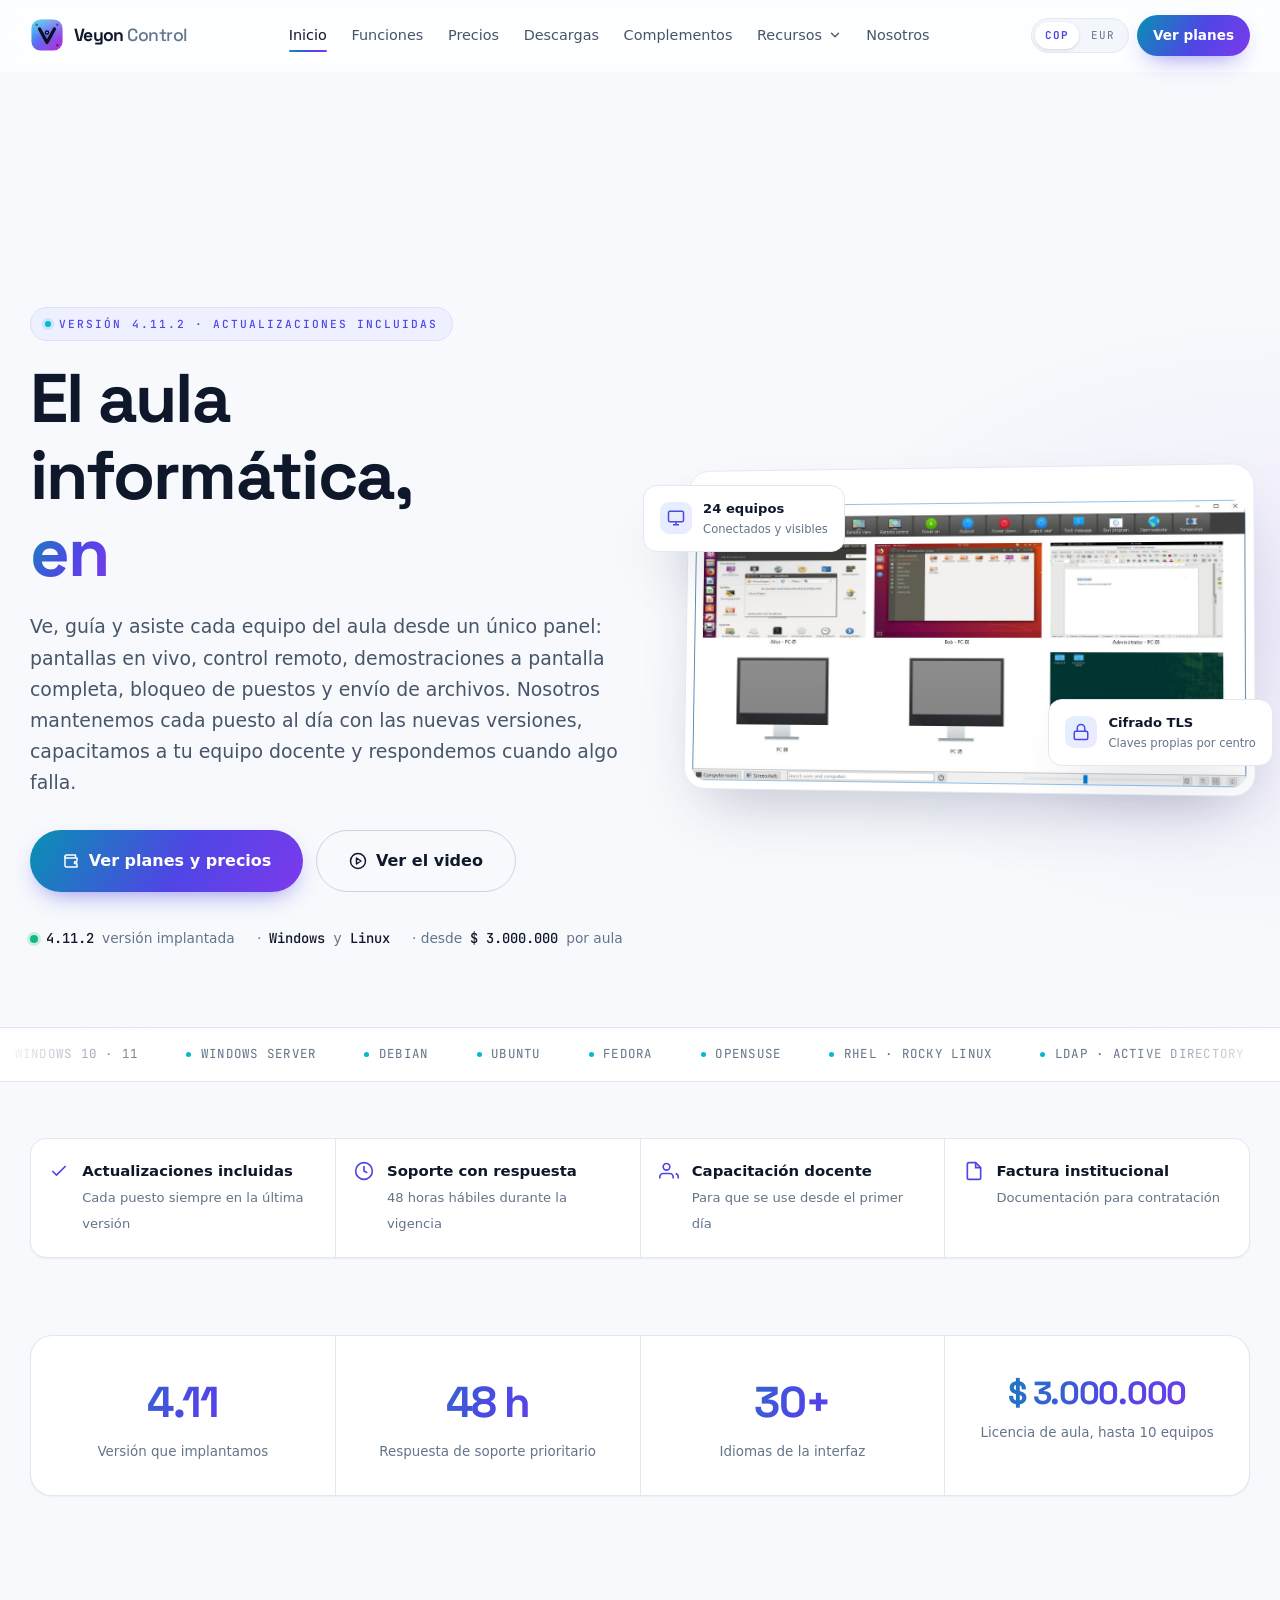
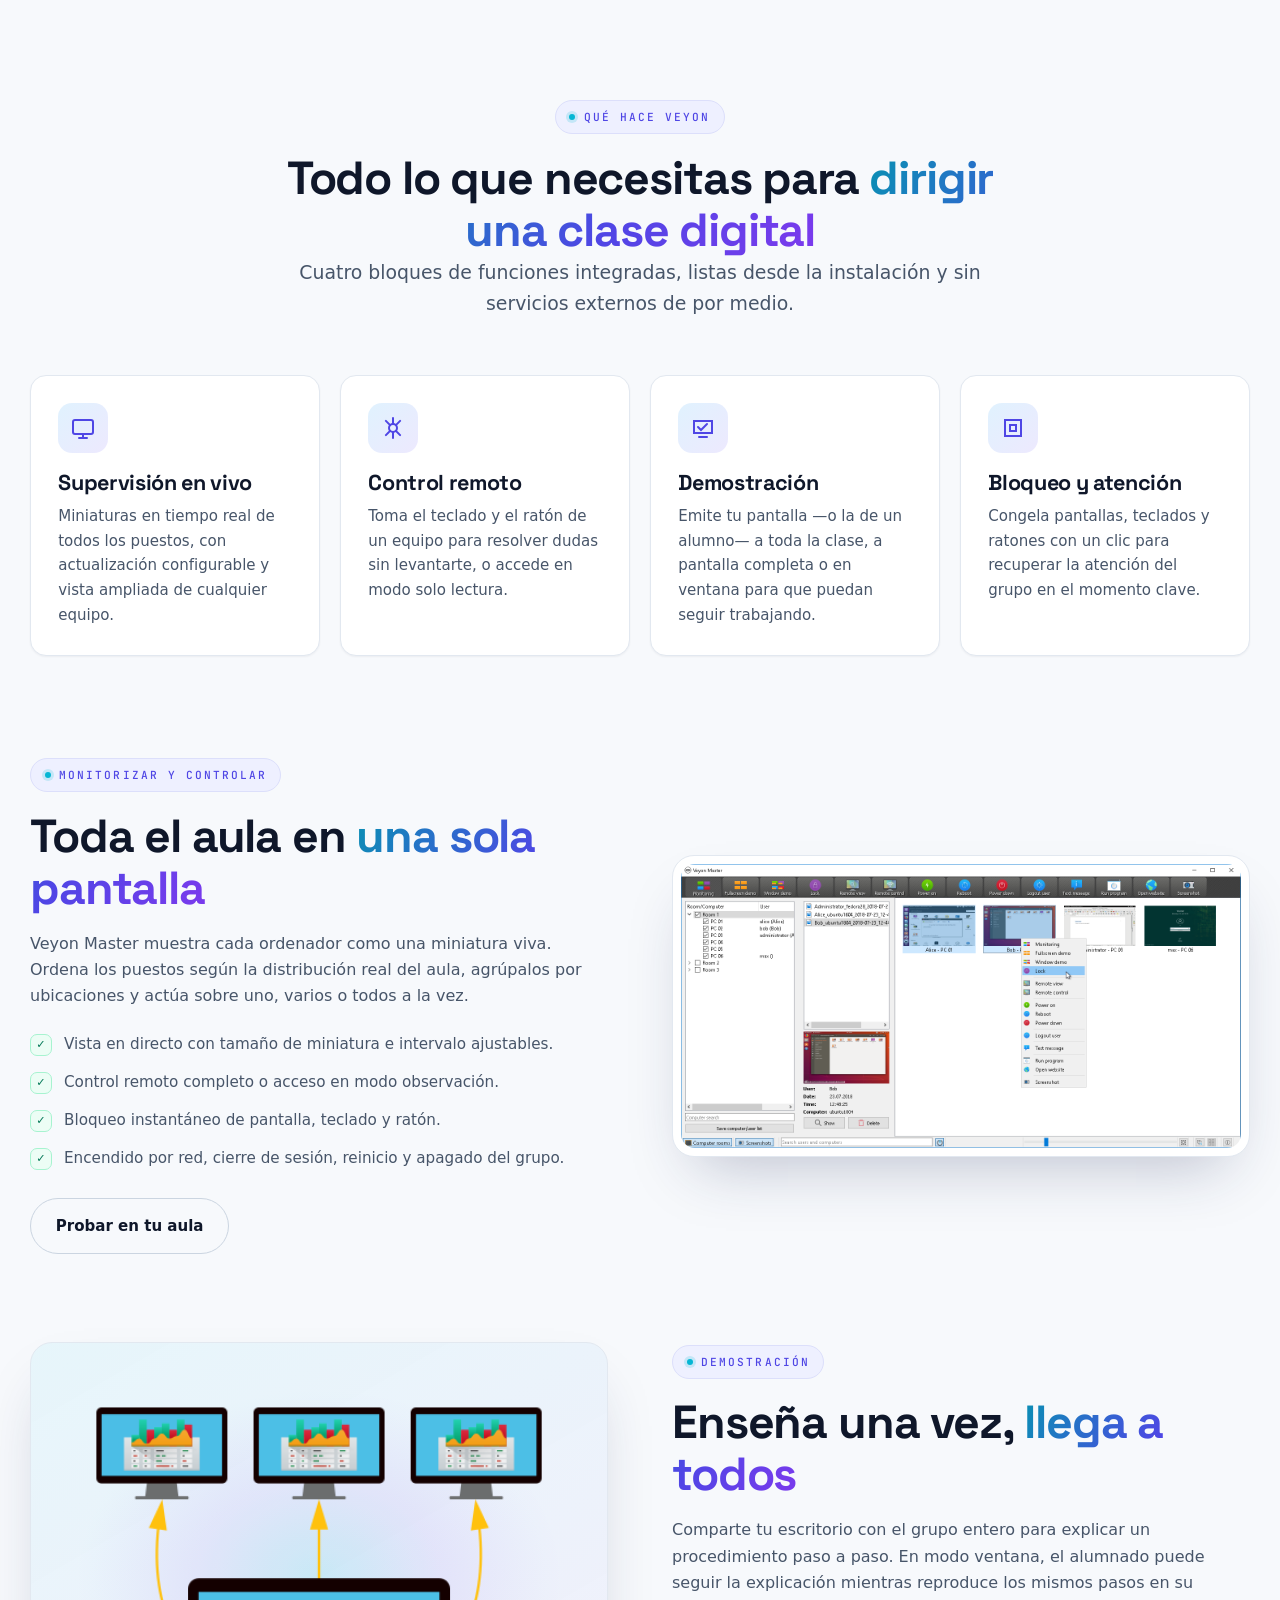
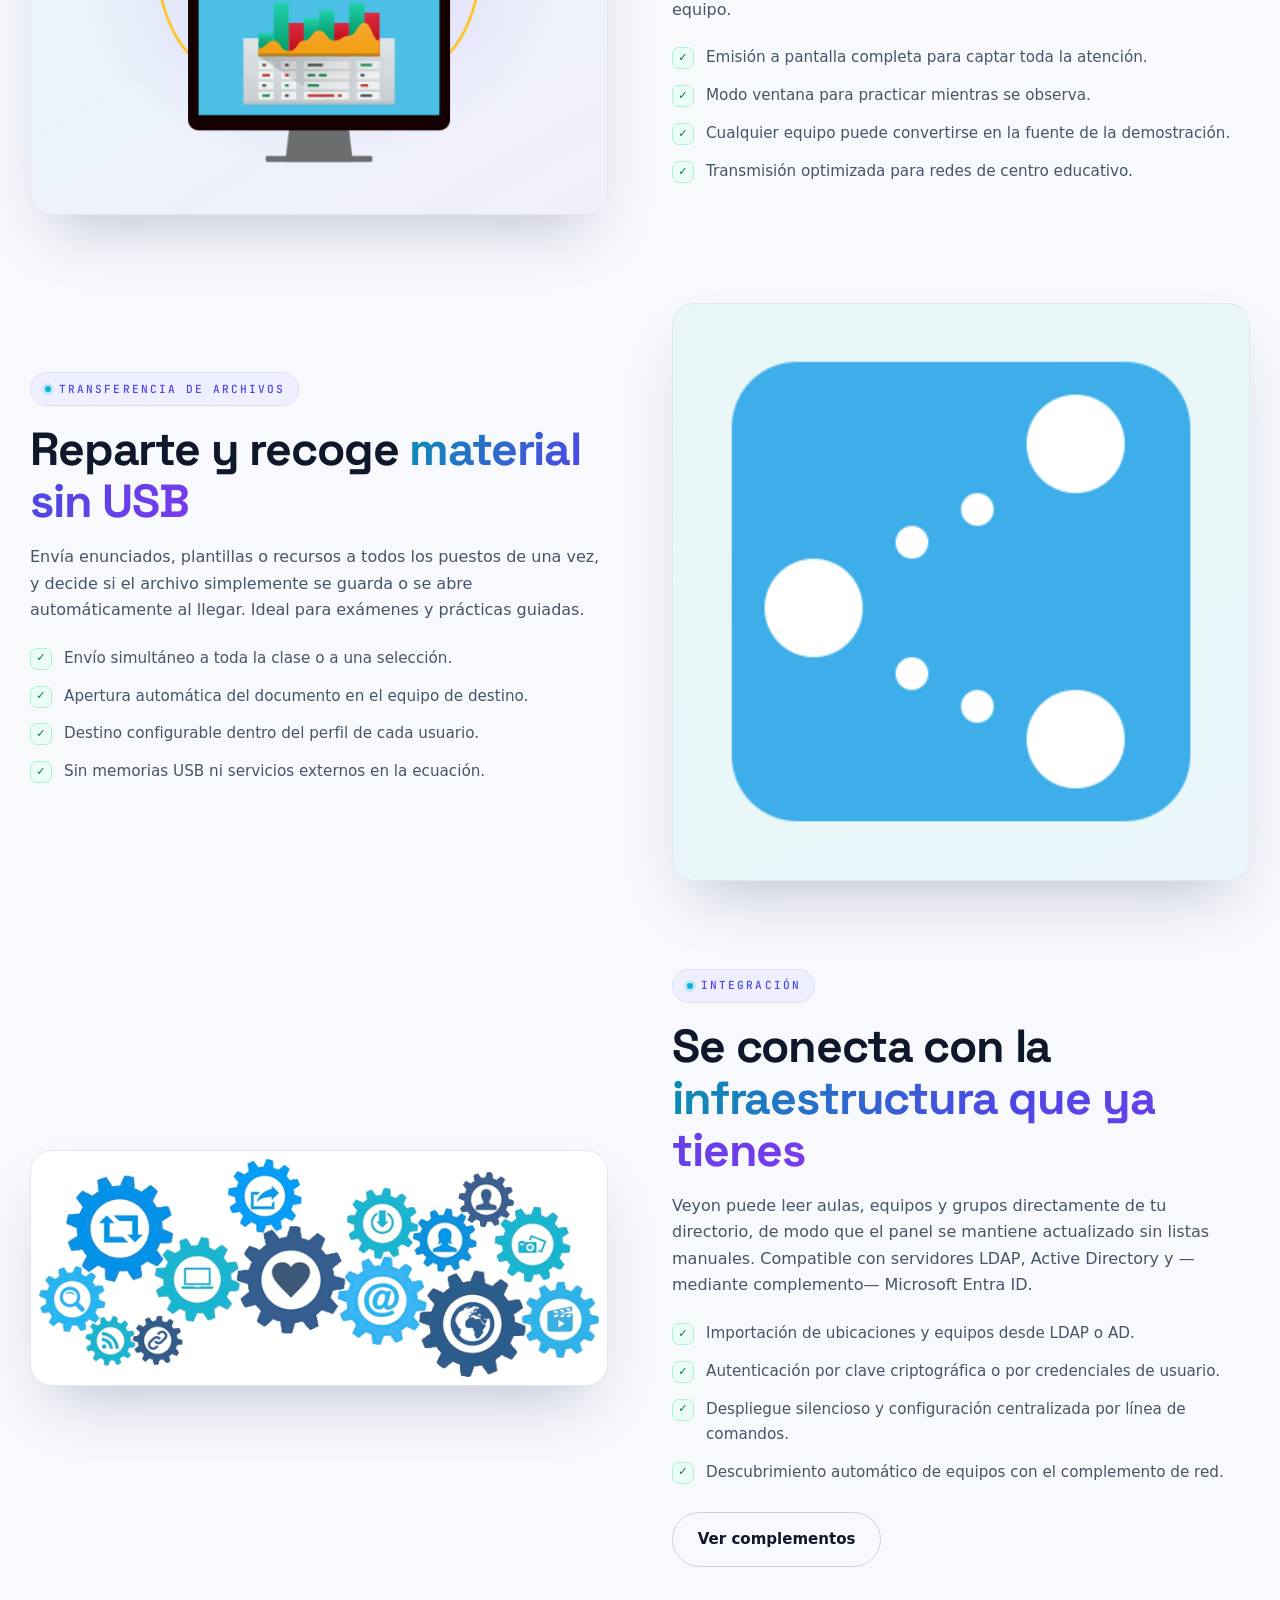
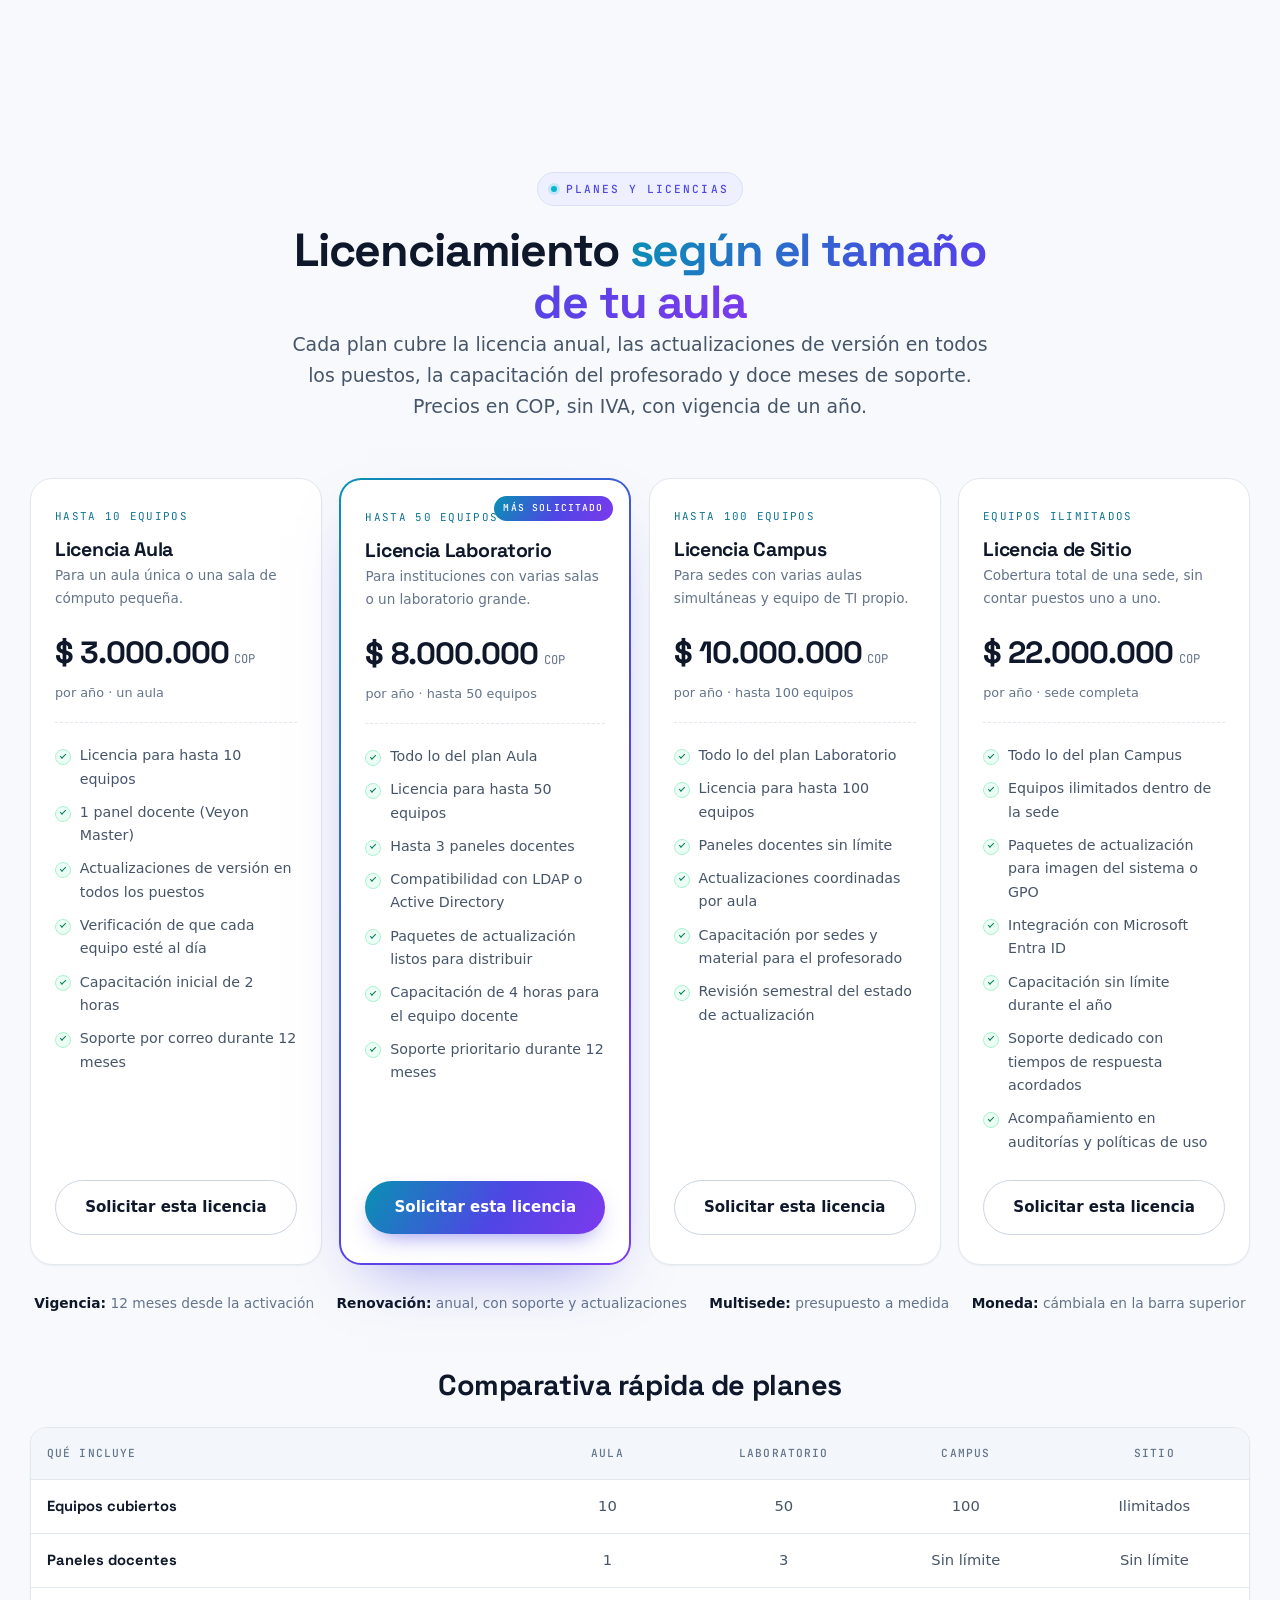
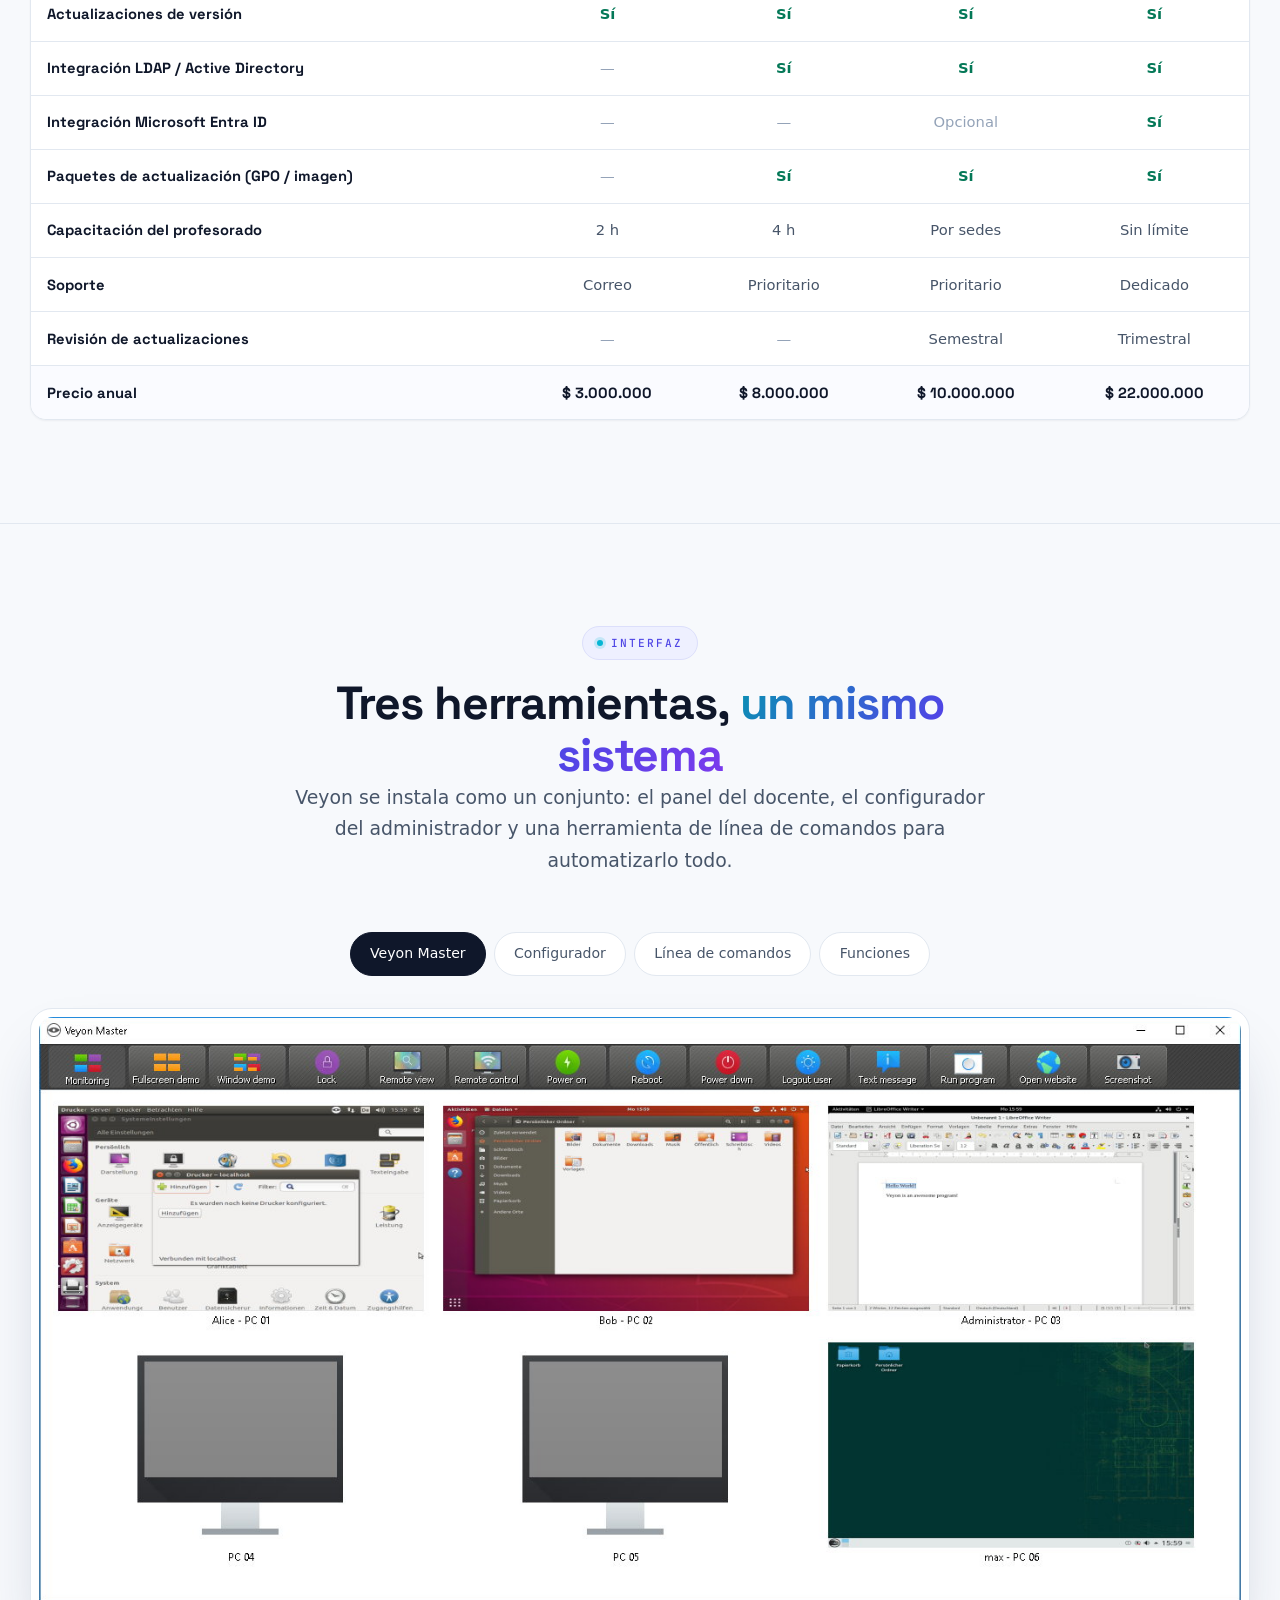
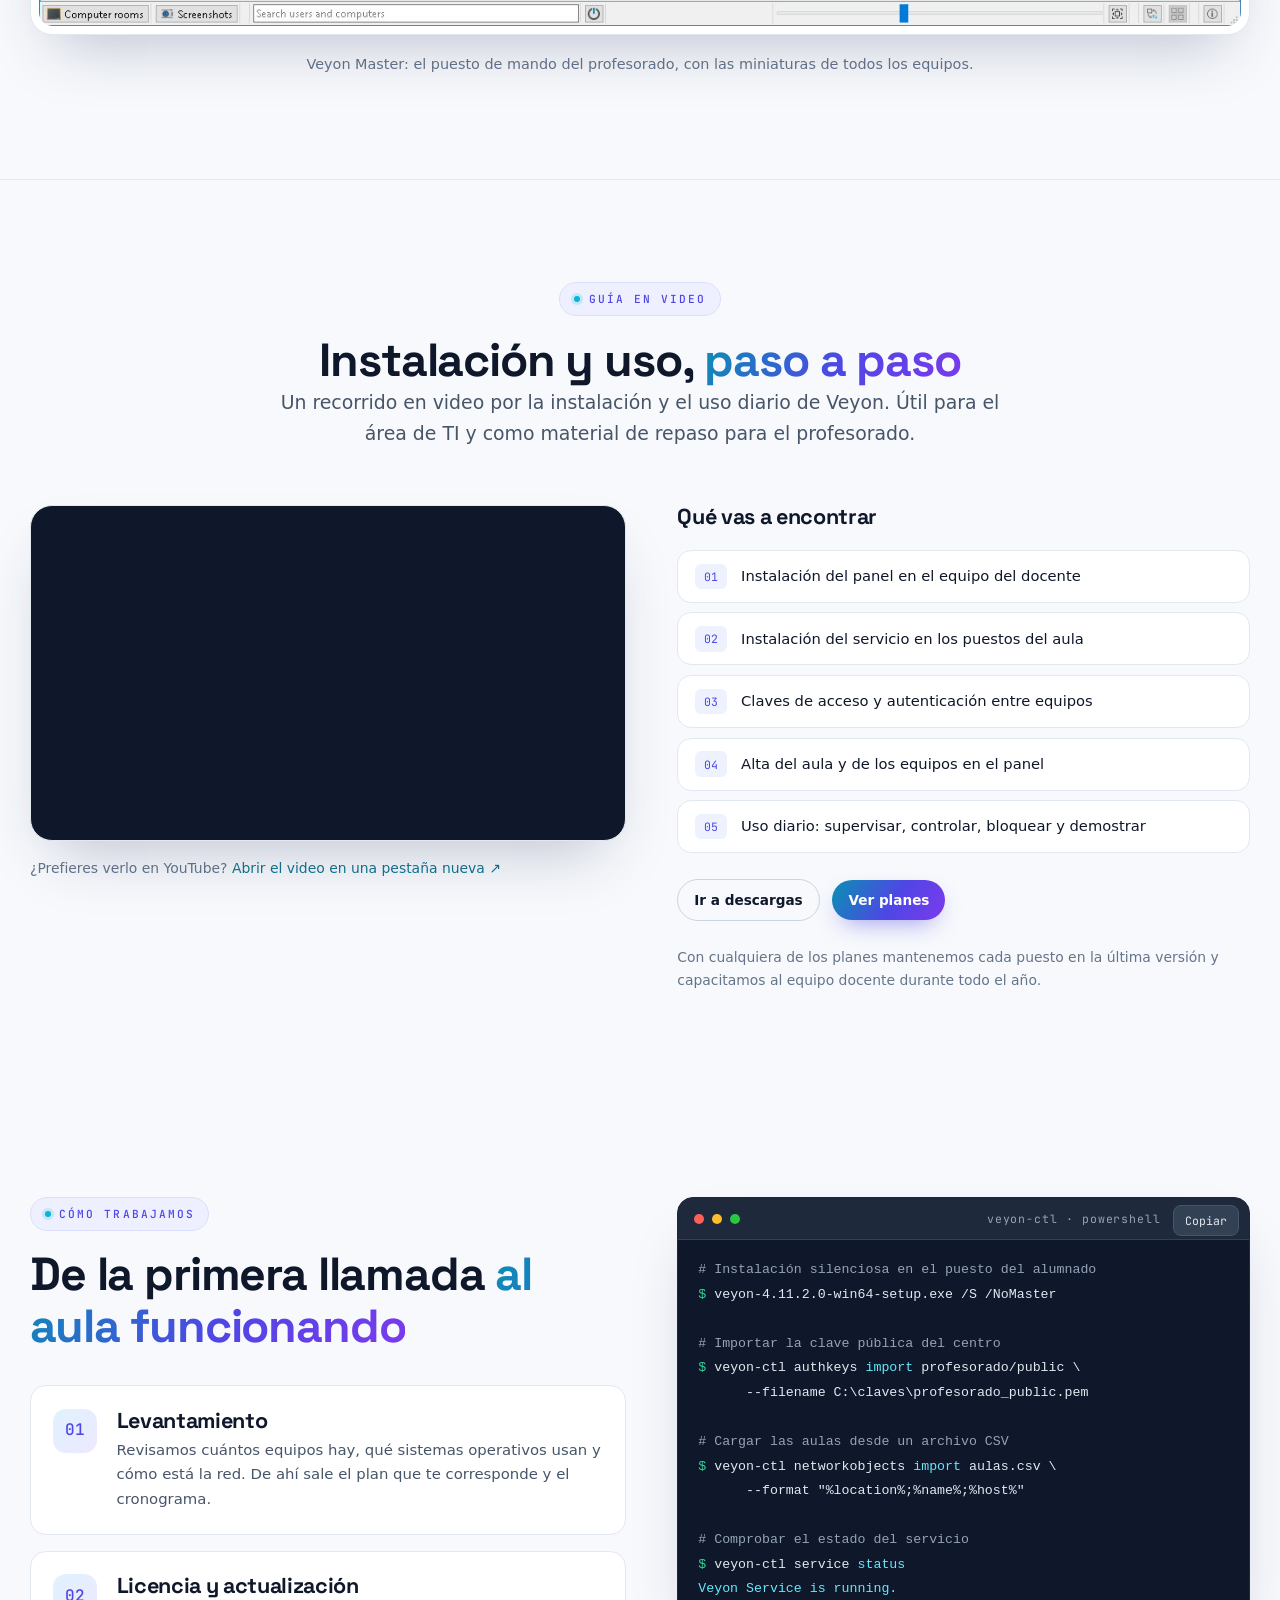
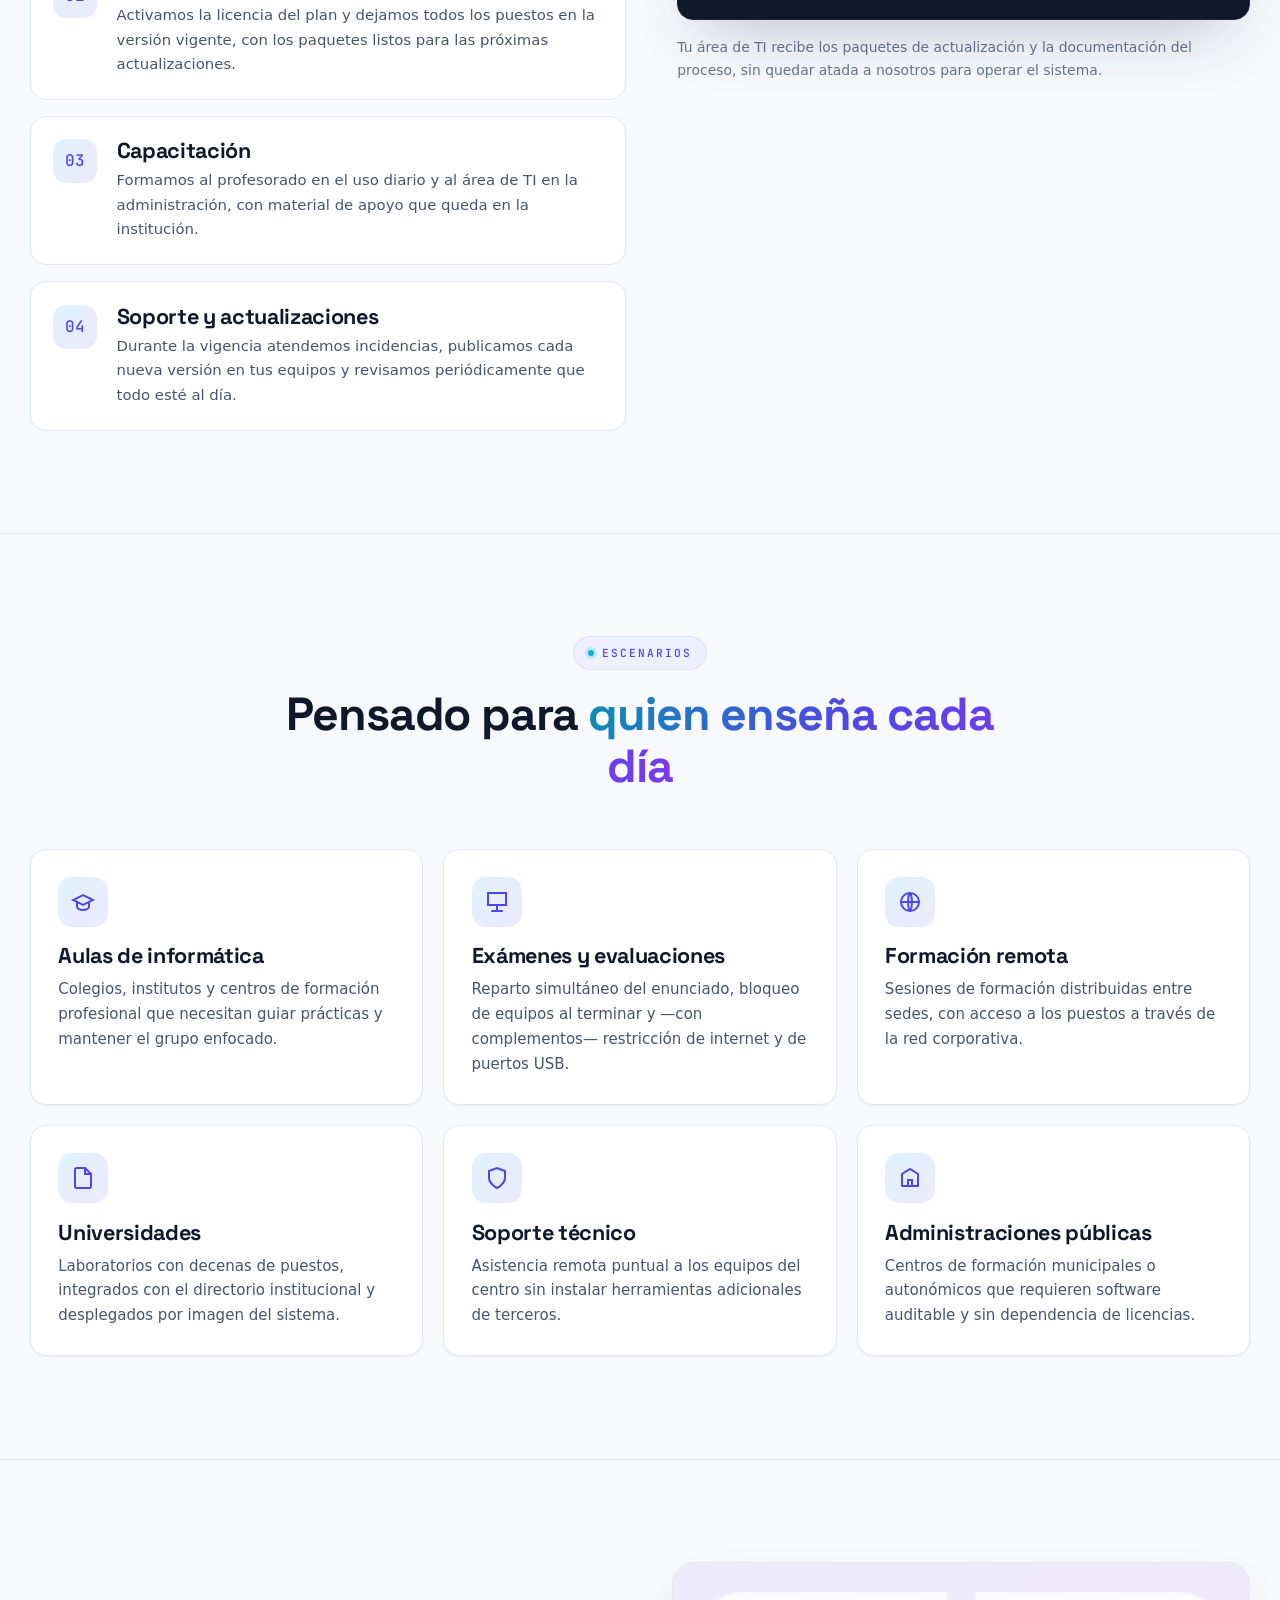
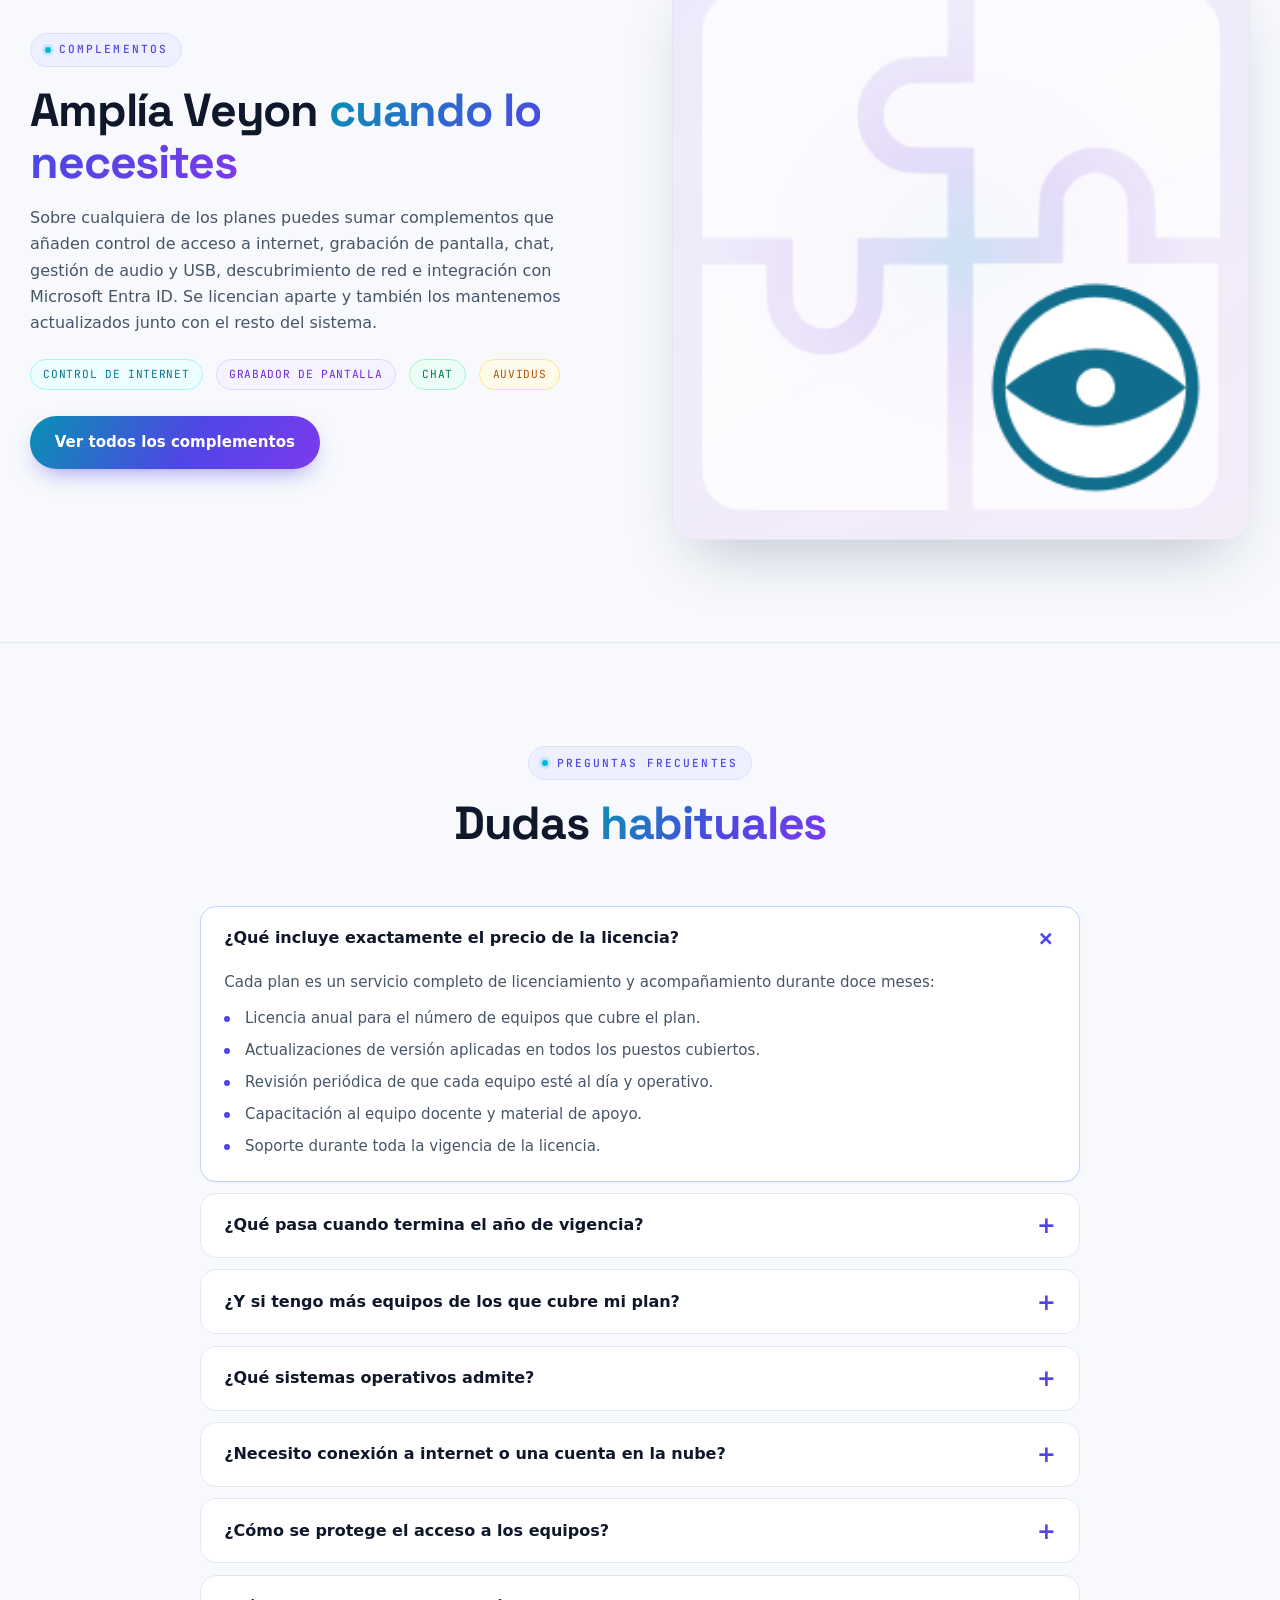
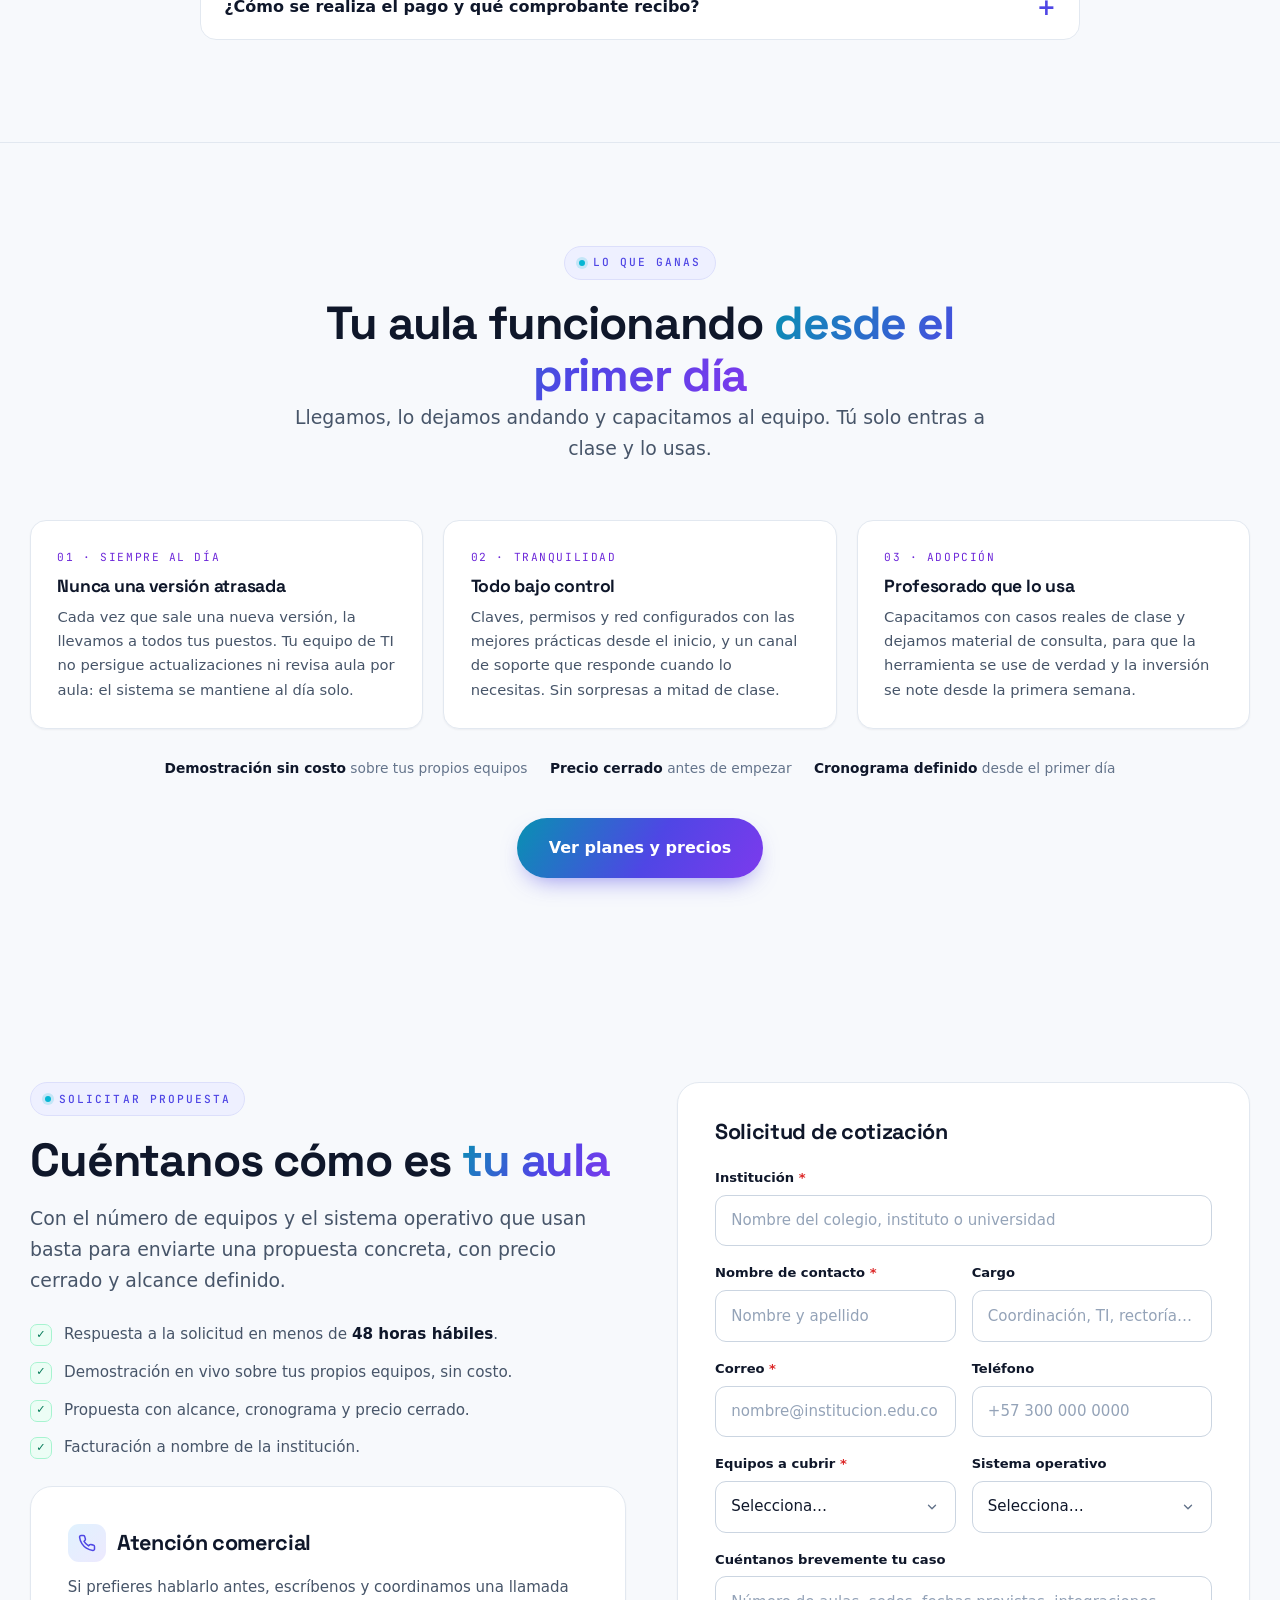
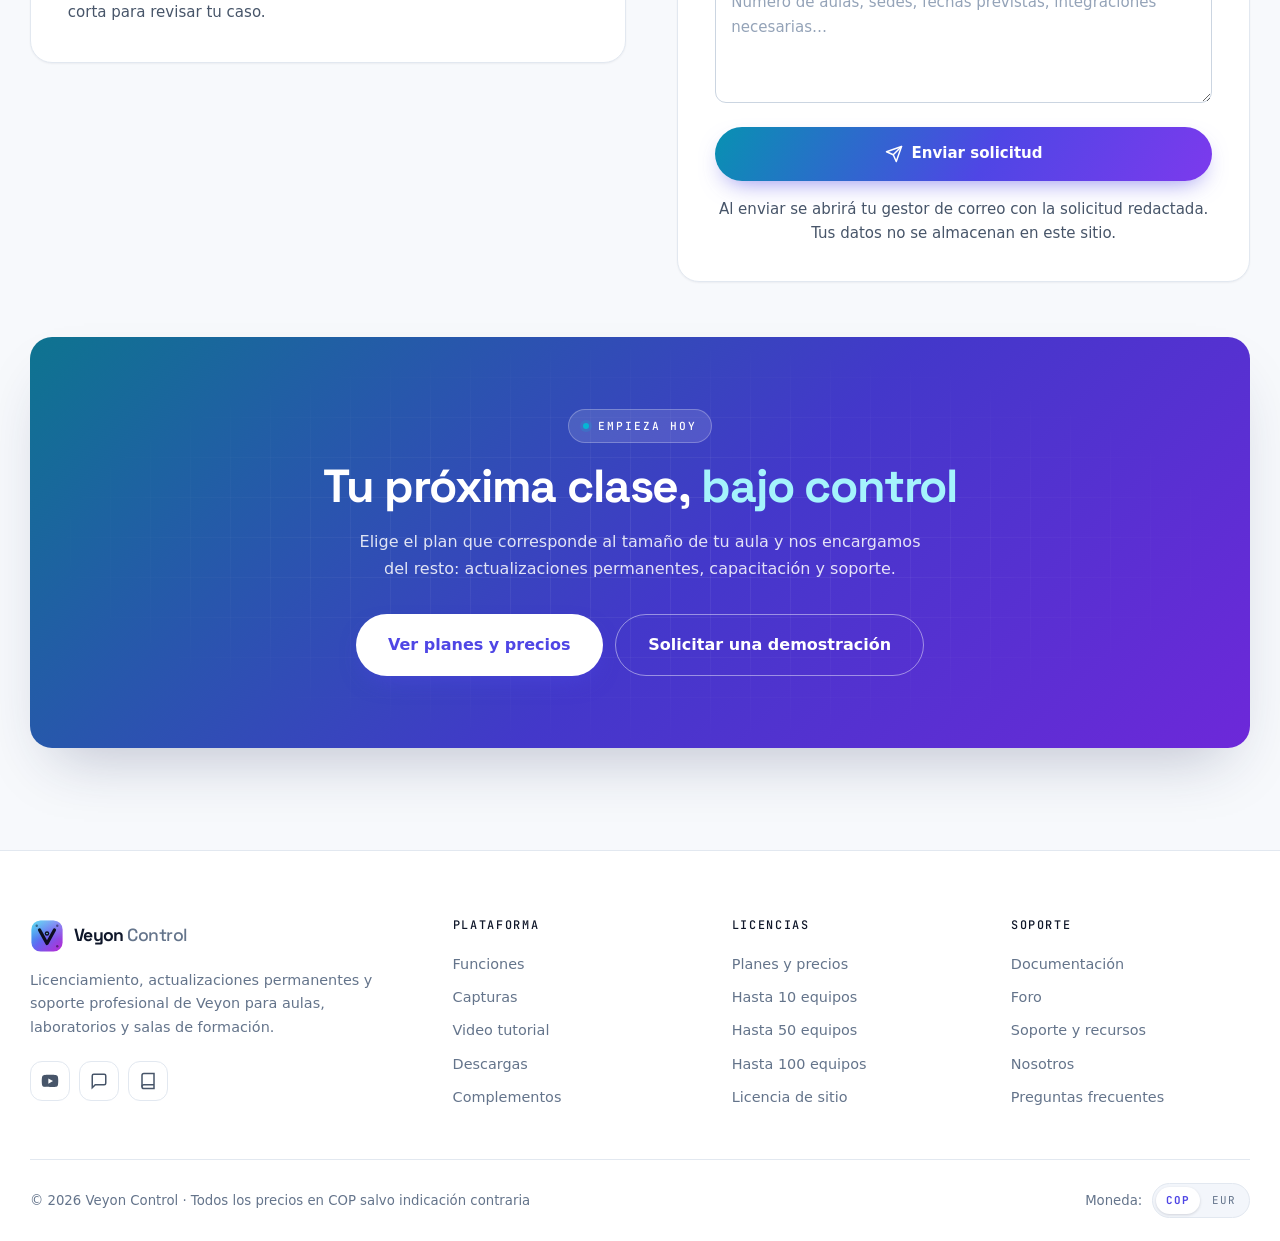
<file: index.html>
<!DOCTYPE html>
<html lang="es">
<head>
<meta charset="UTF-8">
<meta name="viewport" content="width=device-width, initial-scale=1">
<title>Veyon Control — Gestión y control de aulas informáticas</title>
<meta name="description" content="Veyon Control: licenciamiento, actualizaciones y soporte de Veyon para aulas y laboratorios. Planes desde 10 equipos hasta licencia de sitio, con capacitación y soporte incluidos.">
<meta name="theme-color" content="#05070f">
<link rel="icon" href="assets/img/logo.svg" type="image/svg+xml">
<link rel="alternate icon" href="assets/img/favicon.png">
<meta property="og:title" content="Veyon Control — Gestión y control de aulas informáticas">
<meta property="og:description" content="Supervisa, controla y acompaña cada equipo del aula desde un único panel. Actualizaciones, capacitación y soporte incluidos en cada plan.">
<meta property="og:type" content="website">
<link rel="preconnect" href="https://fonts.googleapis.com">
<link rel="preconnect" href="https://fonts.gstatic.com" crossorigin>
<link href="https://fonts.googleapis.com/css2?family=Space+Grotesk:wght@400;500;600;700&family=JetBrains+Mono:wght@400;500;600&display=swap" rel="stylesheet">
<link rel="stylesheet" href="css/style.css">
</head>
<body>

<div class="scroll-progress"></div>
<div class="bg-grid"></div>
<div class="bg-orb orb-1"></div>
<div class="bg-orb orb-2"></div>
<div class="bg-orb orb-3"></div>
<canvas id="fx-canvas"></canvas>
<div class="bg-noise"></div>

<!-- ================= NAVEGACIÓN ================= -->
<header class="nav">
  <div class="container">
    <a class="brand" href="index.html">
      <img src="assets/img/logo.svg" alt="Logotipo de Veyon Control" width="34" height="34">
      <span>Veyon<b>Control</b></span>
    </a>

    <nav class="nav-links" id="menu">
      <a href="index.html" class="active">Inicio</a>
      <a href="index.html#funciones">Funciones</a>
      <a href="index.html#planes">Precios</a>
      <a href="descargas.html">Descargas</a>
      <a href="complementos.html">Complementos</a>
      <div class="has-sub">
        <button type="button" class="sub-toggle" aria-expanded="false">Recursos
          <svg viewBox="0 0 24 24" fill="none" stroke="currentColor" stroke-width="2.2" stroke-linecap="round" stroke-linejoin="round"><polyline points="6 9 12 15 18 9"></polyline></svg>
        </button>
        <div class="sub-menu">
          <a href="index.html#video">Video tutorial</a>
          <a href="https://docs.veyon.io/es/latest/" class="ext" target="_blank" rel="noopener">Documentación</a>
          <a href="https://veyon.nodebb.com" class="ext" target="_blank" rel="noopener">Foro</a>
          <a href="https://veyon.io/blog/" class="ext" target="_blank" rel="noopener">Noticias</a>
          <a href="participa.html">Soporte</a>
        </div>
      </div>
      <a href="acerca.html">Nosotros</a>
    </nav>

    <div class="nav-cta">
      <div class="cur-switch" role="group" aria-label="Selector de moneda">
        <button type="button" data-cur="COP">COP</button>
        <button type="button" data-cur="EUR">EUR</button>
      </div>
      <a href="index.html#planes" class="btn btn-primary btn-sm">Ver planes</a>
      <button class="burger" aria-label="Abrir menú" aria-expanded="false" aria-controls="menu"><span></span></button>
    </div>
  </div>
</header>

<main>

<!-- ================= HERO ================= -->
<section class="hero">
  <div class="container">
    <div class="hero-grid">
      <div class="hero-text reveal in">
        <span class="eyebrow">Versión 4.11.2 · Actualizaciones incluidas</span>
        <h1>El aula informática,<br><span class="grad-text" data-typing='["bajo control.","en una pantalla.","sin distracciones.","a tu ritmo."]'>bajo control.</span></h1>
        <p class="lead">Ve, guía y asiste cada equipo del aula desde un único panel: pantallas en vivo, control remoto, demostraciones a pantalla completa, bloqueo de puestos y envío de archivos. Nosotros mantenemos cada puesto al día con las nuevas versiones, capacitamos a tu equipo docente y respondemos cuando algo falla.</p>

        <div class="hero-actions">
          <a href="#planes" class="btn btn-primary btn-lg">
            <svg viewBox="0 0 24 24" fill="none" stroke="currentColor" stroke-width="2" stroke-linecap="round" stroke-linejoin="round"><path d="M20 12V8H6a2 2 0 0 1 0-4h12v4"></path><path d="M4 6v12a2 2 0 0 0 2 2h14v-4"></path><circle cx="18" cy="14" r="1.5"></circle></svg>
            Ver planes y precios
          </a>
          <a href="#video" class="btn btn-ghost btn-lg">
            <svg viewBox="0 0 24 24" fill="none" stroke="currentColor" stroke-width="2" stroke-linecap="round" stroke-linejoin="round"><circle cx="12" cy="12" r="10"></circle><polygon points="10 8 16 12 10 16 10 8"></polygon></svg>
            Ver el video
          </a>
        </div>

        <div class="hero-meta">
          <div><span class="dot"></span> <b>4.11.2</b> versión implantada</div>
          <div>· <b>Windows</b> y <b>Linux</b></div>
          <div>· desde <b data-cop="3000000">$ 3.000.000</b> por aula</div>
        </div>
      </div>

      <div class="hero-visual reveal in" data-d="2">
        <div class="frame">
          <div class="frame-bar"><i></i><i></i><i></i></div>
          <img src="assets/img/veyon-master-1.jpg" alt="Panel principal de Veyon Master mostrando las miniaturas de los equipos del aula" width="1200" height="750">
        </div>

        <div class="float-card fc-1">
          <div class="ic">
            <svg width="18" height="18" viewBox="0 0 24 24" fill="none" stroke="currentColor" stroke-width="2"><rect x="2" y="3" width="20" height="14" rx="2"></rect><path d="M8 21h8M12 17v4"></path></svg>
          </div>
          <div>24 equipos<small>Conectados y visibles</small></div>
        </div>

        <div class="float-card fc-2">
          <div class="ic">
            <svg width="18" height="18" viewBox="0 0 24 24" fill="none" stroke="currentColor" stroke-width="2"><rect x="3" y="11" width="18" height="11" rx="2"></rect><path d="M7 11V7a5 5 0 0 1 10 0v4"></path></svg>
          </div>
          <div>Cifrado TLS<small>Claves propias por centro</small></div>
        </div>
      </div>
    </div>
  </div>
</section>

<!-- ================= MARQUESINA ================= -->
<div class="marquee">
  <div class="marquee-track">
    <span>Windows 10 · 11</span><span>Windows Server</span><span>Debian</span><span>Ubuntu</span>
    <span>Fedora</span><span>openSUSE</span><span>RHEL · Rocky Linux</span><span>LDAP · Active Directory</span>
    <span>Microsoft Entra ID</span><span>Capacitación incluida</span><span>Soporte en español</span>
    <span>Windows 10 · 11</span><span>Windows Server</span><span>Debian</span><span>Ubuntu</span>
    <span>Fedora</span><span>openSUSE</span><span>RHEL · Rocky Linux</span><span>LDAP · Active Directory</span>
    <span>Microsoft Entra ID</span><span>Capacitación incluida</span><span>Soporte en español</span>
  </div>
</div>

<!-- ================= GARANTÍAS ================= -->
<section style="padding:clamp(2.5rem,5vw,3.5rem) 0 0">
  <div class="container">
    <div class="assurance reveal">
      <div><svg viewBox="0 0 24 24" fill="none" stroke="currentColor" stroke-width="2"><path d="M20 6L9 17l-5-5"></path></svg><div><b>Actualizaciones incluidas</b><span>Cada puesto siempre en la última versión</span></div></div>
      <div><svg viewBox="0 0 24 24" fill="none" stroke="currentColor" stroke-width="2"><circle cx="12" cy="12" r="10"></circle><path d="M12 6v6l4 2"></path></svg><div><b>Soporte con respuesta</b><span>48 horas hábiles durante la vigencia</span></div></div>
      <div><svg viewBox="0 0 24 24" fill="none" stroke="currentColor" stroke-width="2"><path d="M17 21v-2a4 4 0 0 0-4-4H5a4 4 0 0 0-4 4v2"></path><circle cx="9" cy="7" r="4"></circle><path d="M23 21v-2a4 4 0 0 0-3-3.9"></path></svg><div><b>Capacitación docente</b><span>Para que se use desde el primer día</span></div></div>
      <div><svg viewBox="0 0 24 24" fill="none" stroke="currentColor" stroke-width="2"><path d="M14 2H6a2 2 0 0 0-2 2v16a2 2 0 0 0 2 2h12a2 2 0 0 0 2-2V8z"></path><path d="M14 2v6h6"></path></svg><div><b>Factura institucional</b><span>Documentación para contratación</span></div></div>
    </div>
  </div>
</section>

<!-- ================= ESTADÍSTICAS ================= -->
<section style="padding-top:clamp(3rem,6vw,5rem)">
  <div class="container">
    <div class="stats reveal">
      <div class="stat"><b data-count="4.11" data-decimals="2">0</b><span>Versión que implantamos</span></div>
      <div class="stat"><b data-count="48" data-suffix=" h">0</b><span>Respuesta de soporte prioritario</span></div>
      <div class="stat"><b data-count="30" data-suffix="+">0</b><span>Idiomas de la interfaz</span></div>
      <div class="stat"><b data-cop="3000000" style="font-size:clamp(1.4rem,2.6vw,2rem)">$ 3.000.000</b><span>Licencia de aula, hasta 10 equipos</span></div>
    </div>
  </div>
</section>

<!-- ================= PILARES ================= -->
<section id="funciones" class="anchor">
  <div class="container">
    <div class="section-head reveal">
      <span class="eyebrow">Qué hace Veyon</span>
      <h2>Todo lo que necesitas para <span class="grad-text">dirigir una clase digital</span></h2>
      <p class="lead" style="margin-inline:auto">Cuatro bloques de funciones integradas, listas desde la instalación y sin servicios externos de por medio.</p>
    </div>

    <div class="grid g-4">
      <article class="card reveal" data-d="1">
        <div class="ic"><svg viewBox="0 0 24 24" fill="none" stroke="currentColor" stroke-width="2" stroke-linecap="round"><rect x="2" y="4" width="20" height="14" rx="2"></rect><path d="M8 22h8M12 18v4"></path></svg></div>
        <h3>Supervisión en vivo</h3>
        <p>Miniaturas en tiempo real de todos los puestos, con actualización configurable y vista ampliada de cualquier equipo.</p>
      </article>

      <article class="card reveal" data-d="2">
        <div class="ic"><svg viewBox="0 0 24 24" fill="none" stroke="currentColor" stroke-width="2" stroke-linecap="round"><path d="M12 2v6M12 22v-6"></path><circle cx="12" cy="12" r="4"></circle><path d="M4.9 4.9l4.2 4.2M14.9 14.9l4.2 4.2M19.1 4.9l-4.2 4.2M9.1 14.9l-4.2 4.2"></path></svg></div>
        <h3>Control remoto</h3>
        <p>Toma el teclado y el ratón de un equipo para resolver dudas sin levantarte, o accede en modo solo lectura.</p>
      </article>

      <article class="card reveal" data-d="3">
        <div class="ic"><svg viewBox="0 0 24 24" fill="none" stroke="currentColor" stroke-width="2" stroke-linecap="round"><path d="M3 5h18v12H3z"></path><path d="M8 21h8"></path><path d="M7 11l3 3 6-6"></path></svg></div>
        <h3>Demostración</h3>
        <p>Emite tu pantalla —o la de un alumno— a toda la clase, a pantalla completa o en ventana para que puedan seguir trabajando.</p>
      </article>

      <article class="card reveal" data-d="4">
        <div class="ic"><svg viewBox="0 0 24 24" fill="none" stroke="currentColor" stroke-width="2" stroke-linecap="round"><path d="M4 4h16v16H4z"></path><path d="M9 9h6v6H9z"></path></svg></div>
        <h3>Bloqueo y atención</h3>
        <p>Congela pantallas, teclados y ratones con un clic para recuperar la atención del grupo en el momento clave.</p>
      </article>
    </div>
  </div>
</section>

<!-- ================= BLOQUES DETALLADOS ================= -->
<section style="padding-top:0">
  <div class="container">

    <!-- Monitorizar -->
    <div class="feature-row">
      <div class="fr-text reveal">
        <span class="eyebrow">Monitorizar y controlar</span>
        <h2>Toda el aula en <span class="grad-text">una sola pantalla</span></h2>
        <p>Veyon Master muestra cada ordenador como una miniatura viva. Ordena los puestos según la distribución real del aula, agrúpalos por ubicaciones y actúa sobre uno, varios o todos a la vez.</p>
        <ul class="fr-list">
          <li><span class="chk">✓</span><span>Vista en directo con tamaño de miniatura e intervalo ajustables.</span></li>
          <li><span class="chk">✓</span><span>Control remoto completo o acceso en modo observación.</span></li>
          <li><span class="chk">✓</span><span>Bloqueo instantáneo de pantalla, teclado y ratón.</span></li>
          <li><span class="chk">✓</span><span>Encendido por red, cierre de sesión, reinicio y apagado del grupo.</span></li>
        </ul>
        <a href="descargas.html" class="btn btn-ghost">Probar en tu aula</a>
      </div>
      <div class="fr-media reveal" data-d="2">
        <div class="glow"></div>
        <div class="frame"><img src="assets/img/veyon-master-2.png" alt="Veyon Master con la vista de equipos del aula y la barra de funciones" loading="lazy"></div>
      </div>
    </div>

    <!-- Demo -->
    <div class="feature-row rev">
      <div class="fr-text reveal">
        <span class="eyebrow">Demostración</span>
        <h2>Enseña una vez, <span class="grad-text">llega a todos</span></h2>
        <p>Comparte tu escritorio con el grupo entero para explicar un procedimiento paso a paso. En modo ventana, el alumnado puede seguir la explicación mientras reproduce los mismos pasos en su equipo.</p>
        <ul class="fr-list">
          <li><span class="chk">✓</span><span>Emisión a pantalla completa para captar toda la atención.</span></li>
          <li><span class="chk">✓</span><span>Modo ventana para practicar mientras se observa.</span></li>
          <li><span class="chk">✓</span><span>Cualquier equipo puede convertirse en la fuente de la demostración.</span></li>
          <li><span class="chk">✓</span><span>Transmisión optimizada para redes de centro educativo.</span></li>
        </ul>
      </div>
      <div class="fr-media reveal" data-d="2">
        <div class="glow"></div>
        <div class="frame" style="padding:1.6rem;background:linear-gradient(150deg,rgba(34,211,238,.08),rgba(139,92,246,.06))">
          <img src="assets/img/demo.png" alt="Ilustración de la función de demostración de Veyon" loading="lazy">
        </div>
      </div>
    </div>

    <!-- Archivos -->
    <div class="feature-row">
      <div class="fr-text reveal">
        <span class="eyebrow">Transferencia de archivos</span>
        <h2>Reparte y recoge <span class="grad-text">material sin USB</span></h2>
        <p>Envía enunciados, plantillas o recursos a todos los puestos de una vez, y decide si el archivo simplemente se guarda o se abre automáticamente al llegar. Ideal para exámenes y prácticas guiadas.</p>
        <ul class="fr-list">
          <li><span class="chk">✓</span><span>Envío simultáneo a toda la clase o a una selección.</span></li>
          <li><span class="chk">✓</span><span>Apertura automática del documento en el equipo de destino.</span></li>
          <li><span class="chk">✓</span><span>Destino configurable dentro del perfil de cada usuario.</span></li>
          <li><span class="chk">✓</span><span>Sin memorias USB ni servicios externos en la ecuación.</span></li>
        </ul>
      </div>
      <div class="fr-media reveal" data-d="2">
        <div class="glow"></div>
        <div class="frame" style="padding:1.6rem;background:linear-gradient(150deg,rgba(52,224,161,.08),rgba(34,211,238,.06))">
          <img src="assets/img/filetransfer.png" alt="Ilustración de la transferencia de archivos entre docente y alumnado" loading="lazy">
        </div>
      </div>
    </div>

    <!-- LDAP -->
    <div class="feature-row rev">
      <div class="fr-text reveal">
        <span class="eyebrow">Integración</span>
        <h2>Se conecta con la <span class="grad-text">infraestructura que ya tienes</span></h2>
        <p>Veyon puede leer aulas, equipos y grupos directamente de tu directorio, de modo que el panel se mantiene actualizado sin listas manuales. Compatible con servidores LDAP, Active Directory y —mediante complemento— Microsoft Entra ID.</p>
        <ul class="fr-list">
          <li><span class="chk">✓</span><span>Importación de ubicaciones y equipos desde LDAP o AD.</span></li>
          <li><span class="chk">✓</span><span>Autenticación por clave criptográfica o por credenciales de usuario.</span></li>
          <li><span class="chk">✓</span><span>Despliegue silencioso y configuración centralizada por línea de comandos.</span></li>
          <li><span class="chk">✓</span><span>Descubrimiento automático de equipos con el complemento de red.</span></li>
        </ul>
        <a href="complementos.html" class="btn btn-ghost">Ver complementos</a>
      </div>
      <div class="fr-media reveal" data-d="2">
        <div class="glow"></div>
        <div class="frame"><img src="assets/img/ldap.png" alt="Esquema de integración de Veyon con LDAP y Active Directory" loading="lazy"></div>
      </div>
    </div>

  </div>
</section>


<!-- ================= PLANES Y PRECIOS ================= -->
<section class="anchor" id="planes">
  <div class="container">
    <div class="section-head reveal">
      <span class="eyebrow">Planes y licencias</span>
      <h2>Licenciamiento <span class="grad-text">según el tamaño de tu aula</span></h2>
      <p class="lead" style="margin-inline:auto">Cada plan cubre la licencia anual, las actualizaciones de versión en todos los puestos, la capacitación del profesorado y doce meses de soporte. Precios en <span data-cur-code>COP</span>, sin IVA, con vigencia de un año.</p>
    </div>

    <div class="plans">

      <article class="plan reveal" data-d="1">
        <span class="cap">Hasta 10 equipos</span>
        <h3>Licencia Aula</h3>
        <p class="sub">Para un aula única o una sala de cómputo pequeña.</p>
        <div class="price"><span class="amount" data-cop="3000000">$ 3.000.000</span><span class="cur" data-cur-code>COP</span></div>
        <p class="per">por año · un aula</p>
        <ul>
          <li>Licencia para hasta 10 equipos</li>
          <li>1 panel docente (Veyon Master)</li>
          <li>Actualizaciones de versión en todos los puestos</li>
          <li>Verificación de que cada equipo esté al día</li>
          <li>Capacitación inicial de 2 horas</li>
          <li>Soporte por correo durante 12 meses</li>
        </ul>
        <a href="#contacto" class="btn btn-ghost">Solicitar esta licencia</a>
      </article>

      <article class="plan featured reveal" data-d="2">
        <span class="ribbon">Más solicitado</span>
        <span class="cap">Hasta 50 equipos</span>
        <h3>Licencia Laboratorio</h3>
        <p class="sub">Para instituciones con varias salas o un laboratorio grande.</p>
        <div class="price"><span class="amount" data-cop="8000000">$ 8.000.000</span><span class="cur" data-cur-code>COP</span></div>
        <p class="per">por año · hasta 50 equipos</p>
        <ul>
          <li>Todo lo del plan Aula</li>
          <li>Licencia para hasta 50 equipos</li>
          <li>Hasta 3 paneles docentes</li>
          <li>Compatibilidad con LDAP o Active Directory</li>
          <li>Paquetes de actualización listos para distribuir</li>
          <li>Capacitación de 4 horas para el equipo docente</li>
          <li>Soporte prioritario durante 12 meses</li>
        </ul>
        <a href="#contacto" class="btn btn-primary">Solicitar esta licencia</a>
      </article>

      <article class="plan reveal" data-d="3">
        <span class="cap">Hasta 100 equipos</span>
        <h3>Licencia Campus</h3>
        <p class="sub">Para sedes con varias aulas simultáneas y equipo de TI propio.</p>
        <div class="price"><span class="amount" data-cop="10000000">$ 10.000.000</span><span class="cur" data-cur-code>COP</span></div>
        <p class="per">por año · hasta 100 equipos</p>
        <ul>
          <li>Todo lo del plan Laboratorio</li>
          <li>Licencia para hasta 100 equipos</li>
          <li>Paneles docentes sin límite</li>
          <li>Actualizaciones coordinadas por aula</li>
          <li>Capacitación por sedes y material para el profesorado</li>
          <li>Revisión semestral del estado de actualización</li>
        </ul>
        <a href="#contacto" class="btn btn-ghost">Solicitar esta licencia</a>
      </article>

      <article class="plan reveal" data-d="4">
        <span class="cap">Equipos ilimitados</span>
        <h3>Licencia de Sitio</h3>
        <p class="sub">Cobertura total de una sede, sin contar puestos uno a uno.</p>
        <div class="price"><span class="amount" data-cop="22000000">$ 22.000.000</span><span class="cur" data-cur-code>COP</span></div>
        <p class="per">por año · sede completa</p>
        <ul>
          <li>Todo lo del plan Campus</li>
          <li>Equipos ilimitados dentro de la sede</li>
          <li>Paquetes de actualización para imagen del sistema o GPO</li>
          <li>Integración con Microsoft Entra ID</li>
          <li>Capacitación sin límite durante el año</li>
          <li>Soporte dedicado con tiempos de respuesta acordados</li>
          <li>Acompañamiento en auditorías y políticas de uso</li>
        </ul>
        <a href="#contacto" class="btn btn-ghost">Solicitar esta licencia</a>
      </article>

    </div>

    <div class="price-note reveal">
      <span><b>Vigencia:</b> 12 meses desde la activación</span>
      <span><b>Renovación:</b> anual, con soporte y actualizaciones</span>
      <span><b>Multisede:</b> presupuesto a medida</span>
      <span><b>Moneda:</b> cámbiala en la barra superior</span>
    </div>

    <div class="section-head reveal mt-5" style="margin-bottom:1.6rem">
      <h3 style="font-size:clamp(1.3rem,2.4vw,1.8rem)">Comparativa rápida de planes</h3>
    </div>

    <div class="table-wrap reveal">
      <table class="cmp">
        <thead>
          <tr><th>Qué incluye</th><th>Aula</th><th>Laboratorio</th><th>Campus</th><th>Sitio</th></tr>
        </thead>
        <tbody>
          <tr><td><b>Equipos cubiertos</b></td><td>10</td><td>50</td><td>100</td><td>Ilimitados</td></tr>
          <tr><td><b>Paneles docentes</b></td><td>1</td><td>3</td><td>Sin límite</td><td>Sin límite</td></tr>
          <tr><td><b>Actualizaciones de versión</b></td><td class="yes">Sí</td><td class="yes">Sí</td><td class="yes">Sí</td><td class="yes">Sí</td></tr>
          <tr><td><b>Integración LDAP / Active Directory</b></td><td class="no">—</td><td class="yes">Sí</td><td class="yes">Sí</td><td class="yes">Sí</td></tr>
          <tr><td><b>Integración Microsoft Entra ID</b></td><td class="no">—</td><td class="no">—</td><td class="no">Opcional</td><td class="yes">Sí</td></tr>
          <tr><td><b>Paquetes de actualización (GPO / imagen)</b></td><td class="no">—</td><td class="yes">Sí</td><td class="yes">Sí</td><td class="yes">Sí</td></tr>
          <tr><td><b>Capacitación del profesorado</b></td><td>2 h</td><td>4 h</td><td>Por sedes</td><td>Sin límite</td></tr>
          <tr><td><b>Soporte</b></td><td>Correo</td><td>Prioritario</td><td>Prioritario</td><td>Dedicado</td></tr>
          <tr><td><b>Revisión de actualizaciones</b></td><td class="no">—</td><td class="no">—</td><td>Semestral</td><td>Trimestral</td></tr>
          <tr><td><b>Precio anual</b></td>
            <td><b data-cop="3000000">$ 3.000.000</b></td>
            <td><b data-cop="8000000">$ 8.000.000</b></td>
            <td><b data-cop="10000000">$ 10.000.000</b></td>
            <td><b data-cop="22000000">$ 22.000.000</b></td></tr>
        </tbody>
      </table>
    </div>
  </div>
</section>

<!-- ================= CAPTURAS ================= -->
<section class="anchor" id="capturas" style="background:rgba(255,255,255,.012);border-block:1px solid var(--stroke)">
  <div class="container">
    <div class="section-head reveal">
      <span class="eyebrow">Interfaz</span>
      <h2>Tres herramientas, <span class="grad-text">un mismo sistema</span></h2>
      <p class="lead" style="margin-inline:auto">Veyon se instala como un conjunto: el panel del docente, el configurador del administrador y una herramienta de línea de comandos para automatizarlo todo.</p>
    </div>

    <div data-tabs class="reveal">
      <div class="tabs" role="tablist">
        <button class="tab active" role="tab" aria-selected="true" data-target="shot-master">Veyon Master</button>
        <button class="tab" role="tab" aria-selected="false" data-target="shot-config">Configurador</button>
        <button class="tab" role="tab" aria-selected="false" data-target="shot-cli">Línea de comandos</button>
        <button class="tab" role="tab" aria-selected="false" data-target="shot-features">Funciones</button>
      </div>

      <div class="tab-panel active" id="shot-master">
        <div class="frame"><img src="assets/img/veyon-master-1.jpg" alt="Vista general de Veyon Master con las miniaturas de los equipos" loading="lazy"></div>
        <p class="shot-caption">Veyon Master: el puesto de mando del profesorado, con las miniaturas de todos los equipos.</p>
      </div>

      <div class="tab-panel" id="shot-config">
        <div class="frame"><img src="assets/img/veyon-configurator-1.png" alt="Veyon Configurator, la herramienta de configuración del administrador" loading="lazy"></div>
        <p class="shot-caption">Veyon Configurator: claves, autenticación, servicio, red y directorio, todo en un mismo lugar.</p>
      </div>

      <div class="tab-panel" id="shot-cli">
        <div class="frame"><img src="assets/img/veyon-cli-1.png" alt="Herramienta de línea de comandos de Veyon" loading="lazy"></div>
        <p class="shot-caption">Veyon CTL: automatiza el despliegue, la importación de aulas y la gestión de claves por script.</p>
      </div>

      <div class="tab-panel" id="shot-features">
        <div class="frame"><img src="assets/img/veyon-features.png" alt="Panel de funciones disponibles en Veyon" loading="lazy"></div>
        <p class="shot-caption">Cada función del aula, accesible desde la barra lateral del panel principal.</p>
      </div>
    </div>
  </div>
</section>


<!-- ================= VIDEO ================= -->
<section class="anchor" id="video">
  <div class="container">
    <div class="section-head reveal">
      <span class="eyebrow">Guía en video</span>
      <h2>Instalación y uso, <span class="grad-text">paso a paso</span></h2>
      <p class="lead" style="margin-inline:auto">Un recorrido en video por la instalación y el uso diario de Veyon. Útil para el área de TI y como material de repaso para el profesorado.</p>
    </div>

    <div class="hero-grid" style="align-items:start">
      <div class="reveal" style="grid-column:span 1">
        <div class="video-wrap">
          <div class="video-ratio">
            <iframe src="https://www.youtube-nocookie.com/embed/MP0ypeqDndM"
              title="Instalación y uso de Veyon" loading="lazy"
              allow="accelerometer; autoplay; clipboard-write; encrypted-media; gyroscope; picture-in-picture; web-share"
              referrerpolicy="strict-origin-when-cross-origin" allowfullscreen></iframe>
          </div>
        </div>
        <p class="small muted mt-2">¿Prefieres verlo en YouTube? <a href="https://youtu.be/MP0ypeqDndM" target="_blank" rel="noopener" style="color:var(--cyan)">Abrir el video en una pestaña nueva ↗</a></p>
      </div>

      <div class="reveal" data-d="2">
        <h3 class="mb-2">Qué vas a encontrar</h3>
        <ul class="video-chapters">
          <li><span class="t">01</span><span>Instalación del panel en el equipo del docente</span></li>
          <li><span class="t">02</span><span>Instalación del servicio en los puestos del aula</span></li>
          <li><span class="t">03</span><span>Claves de acceso y autenticación entre equipos</span></li>
          <li><span class="t">04</span><span>Alta del aula y de los equipos en el panel</span></li>
          <li><span class="t">05</span><span>Uso diario: supervisar, controlar, bloquear y demostrar</span></li>
        </ul>
        <div class="flex mt-3">
          <a href="descargas.html" class="btn btn-ghost btn-sm">Ir a descargas</a>
          <a href="#planes" class="btn btn-primary btn-sm">Ver planes</a>
        </div>
        <p class="small muted mt-3">Con cualquiera de los planes mantenemos cada puesto en la última versión y capacitamos al equipo docente durante todo el año.</p>
      </div>
    </div>
  </div>
</section>

<!-- ================= CÓMO EMPEZAR ================= -->
<section>
  <div class="container">
    <div class="hero-grid" style="align-items:start">
      <div>
        <div class="section-head left reveal" style="margin-bottom:2rem">
          <span class="eyebrow">Cómo trabajamos</span>
          <h2>De la primera llamada <span class="grad-text">al aula funcionando</span></h2>
        </div>
        <div class="steps">
          <div class="step reveal" data-d="1">
            <div class="num"></div>
            <div><h3>Levantamiento</h3><p>Revisamos cuántos equipos hay, qué sistemas operativos usan y cómo está la red. De ahí sale el plan que te corresponde y el cronograma.</p></div>
          </div>
          <div class="step reveal" data-d="2">
            <div class="num"></div>
            <div><h3>Licencia y actualización</h3><p>Activamos la licencia del plan y dejamos todos los puestos en la versión vigente, con los paquetes listos para las próximas actualizaciones.</p></div>
          </div>
          <div class="step reveal" data-d="3">
            <div class="num"></div>
            <div><h3>Capacitación</h3><p>Formamos al profesorado en el uso diario y al área de TI en la administración, con material de apoyo que queda en la institución.</p></div>
          </div>
          <div class="step reveal" data-d="4">
            <div class="num"></div>
            <div><h3>Soporte y actualizaciones</h3><p>Durante la vigencia atendemos incidencias, publicamos cada nueva versión en tus equipos y revisamos periódicamente que todo esté al día.</p></div>
          </div>
        </div>
      </div>

      <div class="reveal" data-d="2" style="position:sticky;top:110px">
        <div class="terminal">
          <header><i></i><i></i><i></i><small>veyon-ctl · powershell</small>
            <button class="copy-btn" data-copy="#cmd-1">Copiar</button>
          </header>
          <pre id="cmd-1"><span class="c-m"># Instalación silenciosa en el puesto del alumnado</span>
<span class="c-p">$</span> veyon-4.11.2.0-win64-setup.exe /S /NoMaster

<span class="c-m"># Importar la clave pública del centro</span>
<span class="c-p">$</span> veyon-ctl authkeys <span class="c-c">import</span> profesorado/public \
      --filename C:\claves\profesorado_public.pem

<span class="c-m"># Cargar las aulas desde un archivo CSV</span>
<span class="c-p">$</span> veyon-ctl networkobjects <span class="c-c">import</span> aulas.csv \
      --format "%location%;%name%;%host%"

<span class="c-m"># Comprobar el estado del servicio</span>
<span class="c-p">$</span> veyon-ctl service <span class="c-c">status</span>
<span class="c-c">Veyon Service is running.</span></pre>
        </div>
        <p class="small muted mt-2">Tu área de TI recibe los paquetes de actualización y la documentación del proceso, sin quedar atada a nosotros para operar el sistema.</p>
      </div>
    </div>
  </div>
</section>

<!-- ================= CASOS DE USO ================= -->
<section style="background:rgba(255,255,255,.012);border-block:1px solid var(--stroke)">
  <div class="container">
    <div class="section-head reveal">
      <span class="eyebrow">Escenarios</span>
      <h2>Pensado para <span class="grad-text">quien enseña cada día</span></h2>
    </div>

    <div class="grid g-3">
      <article class="card reveal" data-d="1">
        <div class="ic"><svg viewBox="0 0 24 24" fill="none" stroke="currentColor" stroke-width="2" stroke-linecap="round"><path d="M22 10L12 5 2 10l10 5 10-5z"></path><path d="M6 12v5c0 1.5 3 3 6 3s6-1.5 6-3v-5"></path></svg></div>
        <h3>Aulas de informática</h3>
        <p>Colegios, institutos y centros de formación profesional que necesitan guiar prácticas y mantener el grupo enfocado.</p>
      </article>

      <article class="card reveal" data-d="2">
        <div class="ic"><svg viewBox="0 0 24 24" fill="none" stroke="currentColor" stroke-width="2" stroke-linecap="round"><path d="M3 3h18v12H3z"></path><path d="M7 21h10M12 15v6"></path></svg></div>
        <h3>Exámenes y evaluaciones</h3>
        <p>Reparto simultáneo del enunciado, bloqueo de equipos al terminar y —con complementos— restricción de internet y de puertos USB.</p>
      </article>

      <article class="card reveal" data-d="3">
        <div class="ic"><svg viewBox="0 0 24 24" fill="none" stroke="currentColor" stroke-width="2" stroke-linecap="round"><circle cx="12" cy="12" r="9"></circle><path d="M3 12h18M12 3c2.5 3 2.5 15 0 18M12 3c-2.5 3-2.5 15 0 18"></path></svg></div>
        <h3>Formación remota</h3>
        <p>Sesiones de formación distribuidas entre sedes, con acceso a los puestos a través de la red corporativa.</p>
      </article>

      <article class="card reveal" data-d="1">
        <div class="ic"><svg viewBox="0 0 24 24" fill="none" stroke="currentColor" stroke-width="2" stroke-linecap="round"><path d="M14 2H6a2 2 0 0 0-2 2v16a2 2 0 0 0 2 2h12a2 2 0 0 0 2-2V8z"></path><path d="M14 2v6h6"></path></svg></div>
        <h3>Universidades</h3>
        <p>Laboratorios con decenas de puestos, integrados con el directorio institucional y desplegados por imagen del sistema.</p>
      </article>

      <article class="card reveal" data-d="2">
        <div class="ic"><svg viewBox="0 0 24 24" fill="none" stroke="currentColor" stroke-width="2" stroke-linecap="round"><path d="M12 22s8-4 8-10V5l-8-3-8 3v7c0 6 8 10 8 10z"></path></svg></div>
        <h3>Soporte técnico</h3>
        <p>Asistencia remota puntual a los equipos del centro sin instalar herramientas adicionales de terceros.</p>
      </article>

      <article class="card reveal" data-d="3">
        <div class="ic"><svg viewBox="0 0 24 24" fill="none" stroke="currentColor" stroke-width="2" stroke-linecap="round"><path d="M4 20h16M4 20V8l8-5 8 5v12"></path><path d="M10 20v-6h4v6"></path></svg></div>
        <h3>Administraciones públicas</h3>
        <p>Centros de formación municipales o autonómicos que requieren software auditable y sin dependencia de licencias.</p>
      </article>
    </div>
  </div>
</section>

<!-- ================= COMPLEMENTOS ================= -->
<section>
  <div class="container">
    <div class="feature-row" style="margin-bottom:0">
      <div class="fr-text reveal">
        <span class="eyebrow">Complementos</span>
        <h2>Amplía Veyon <span class="grad-text">cuando lo necesites</span></h2>
        <p>Sobre cualquiera de los planes puedes sumar complementos que añaden control de acceso a internet, grabación de pantalla, chat, gestión de audio y USB, descubrimiento de red e integración con Microsoft Entra ID. Se licencian aparte y también los mantenemos actualizados junto con el resto del sistema.</p>
        <div class="flex mb-3">
          <span class="badge cyan">Control de internet</span>
          <span class="badge violet">Grabador de pantalla</span>
          <span class="badge">Chat</span>
          <span class="badge amber">Auvidus</span>
        </div>
        <a href="complementos.html" class="btn btn-primary">Ver todos los complementos</a>
      </div>
      <div class="fr-media reveal" data-d="2">
        <div class="glow"></div>
        <div class="frame" style="padding:1.8rem;background:linear-gradient(150deg,rgba(139,92,246,.09),rgba(192,38,211,.06))">
          <img src="assets/img/add-ons.png" alt="Ilustración de los complementos de Veyon" loading="lazy">
        </div>
      </div>
    </div>
  </div>
</section>

<!-- ================= FAQ ================= -->
<section class="anchor" id="faq" style="background:rgba(255,255,255,.012);border-block:1px solid var(--stroke)">
  <div class="container" style="max-width:880px">
    <div class="section-head reveal">
      <span class="eyebrow">Preguntas frecuentes</span>
      <h2>Dudas <span class="grad-text">habituales</span></h2>
    </div>

    <details class="acc reveal" open>
      <summary>¿Qué incluye exactamente el precio de la licencia?</summary>
      <div class="acc-body">
        Cada plan es un servicio completo de licenciamiento y acompañamiento durante doce meses:
        <ul>
          <li>Licencia anual para el número de equipos que cubre el plan.</li>
          <li>Actualizaciones de versión aplicadas en todos los puestos cubiertos.</li>
          <li>Revisión periódica de que cada equipo esté al día y operativo.</li>
          <li>Capacitación al equipo docente y material de apoyo.</li>
          <li>Soporte durante toda la vigencia de la licencia.</li>
        </ul>
      </div>
    </details>

    <details class="acc reveal">
      <summary>¿Qué pasa cuando termina el año de vigencia?</summary>
      <div class="acc-body">Todas las licencias son anuales y se renuevan cada año para seguir en uso. Al acercarse el vencimiento te avisamos con antelación y emitimos la renovación, que mantiene activa la licencia junto con el soporte, las actualizaciones de versión, las revisiones técnicas y las capacitaciones. Si no se renueva, la licencia caduca en la fecha de vencimiento y el acompañamiento se interrumpe. En el momento de renovar puedes continuar con el mismo plan o subir al siguiente si el número de equipos creció.</div>
    </details>

    <details class="acc reveal">
      <summary>¿Y si tengo más equipos de los que cubre mi plan?</summary>
      <div class="acc-body">Se ajusta al plan siguiente y solo se cobra la diferencia proporcional al tiempo restante de vigencia. Si tienes varias sedes o superas ampliamente los 100 equipos, la licencia de sitio suele salir más rentable que sumar planes.</div>
    </details>

    <details class="acc reveal">
      <summary>¿Qué sistemas operativos admite?</summary>
      <div class="acc-body">Windows (32 y 64 bits) y las principales distribuciones Linux: Debian, Ubuntu, Fedora, openSUSE, RHEL y Rocky Linux. Los equipos Windows y Linux pueden convivir en la misma aula y verse en el mismo panel.</div>
    </details>

    <details class="acc reveal">
      <summary>¿Necesito conexión a internet o una cuenta en la nube?</summary>
      <div class="acc-body">No. Todo funciona dentro de la red local de la institución: el panel del docente se comunica directamente con cada equipo. No hay servidor externo obligatorio ni registro de cuentas.</div>
    </details>

    <details class="acc reveal">
      <summary>¿Cómo se protege el acceso a los equipos?</summary>
      <div class="acc-body">
        La comunicación va cifrada con TLS y el acceso se autoriza mediante uno de estos métodos, que tu institución elige según sus políticas:
        <ul>
          <li>Autenticación por clave: la institución tiene su propia pareja de claves y solo quien posee la privada puede conectarse.</li>
          <li>Autenticación por credenciales: se valida el usuario contra el sistema o el directorio, restringido a un grupo concreto.</li>
        </ul>
      </div>
    </details>

    <details class="acc reveal">
      <summary>¿Cómo se realiza el pago y qué comprobante recibo?</summary>
      <div class="acc-body">La contratación se realiza bajo la modalidad de comercio electrónico. Por la diversidad de regímenes tributarios, no nos es posible emitir facturas conforme a la reglamentación fiscal de cada país; todas las operaciones se rigen por las leyes de los Estados Unidos y, en particular, por las del estado de Delaware. Al completar el pago recibes un comprobante electrónico de la transacción, a nombre de la institución, con el detalle del plan contratado, el número de equipos cubiertos y la vigencia anual. Ese documento es el soporte de la compra. Si tu institución requiere condiciones distintas, escríbenos antes de contratar y revisamos tu caso.</div>
    </details>
  </div>
</section>

<!-- ================= LO QUE GANAS ================= -->
<section>
  <div class="container">
    <div class="section-head reveal">
      <span class="eyebrow">Lo que ganas</span>
      <h2>Tu aula funcionando <span class="grad-text">desde el primer día</span></h2>
      <p class="lead" style="margin-inline:auto">Llegamos, lo dejamos andando y capacitamos al equipo. Tú solo entras a clase y lo usas.</p>
    </div>

    <div class="value-row">
      <article class="value reveal" data-d="1">
        <span class="n">01 · Siempre al día</span>
        <h3>Nunca una versión atrasada</h3>
        <p>Cada vez que sale una nueva versión, la llevamos a todos tus puestos. Tu equipo de TI no persigue actualizaciones ni revisa aula por aula: el sistema se mantiene al día solo.</p>
      </article>
      <article class="value reveal" data-d="2">
        <span class="n">02 · Tranquilidad</span>
        <h3>Todo bajo control</h3>
        <p>Claves, permisos y red configurados con las mejores prácticas desde el inicio, y un canal de soporte que responde cuando lo necesitas. Sin sorpresas a mitad de clase.</p>
      </article>
      <article class="value reveal" data-d="3">
        <span class="n">03 · Adopción</span>
        <h3>Profesorado que lo usa</h3>
        <p>Capacitamos con casos reales de clase y dejamos material de consulta, para que la herramienta se use de verdad y la inversión se note desde la primera semana.</p>
      </article>
    </div>

    <div class="price-note reveal">
      <span><b>Demostración sin costo</b> sobre tus propios equipos</span>
      <span><b>Precio cerrado</b> antes de empezar</span>
      <span><b>Cronograma definido</b> desde el primer día</span>
    </div>

    <div class="center mt-4 reveal">
      <a href="#planes" class="btn btn-primary btn-lg">Ver planes y precios</a>
    </div>
  </div>
</section>

<!-- ================= CONTACTO ================= -->
<section class="anchor" id="contacto">
  <div class="container">
    <div class="hero-grid" style="align-items:start">

      <div class="reveal">
        <span class="eyebrow">Solicitar propuesta</span>
        <h2>Cuéntanos cómo es <span class="grad-text">tu aula</span></h2>
        <p class="lead mt-2 mb-3">Con el número de equipos y el sistema operativo que usan basta para enviarte una propuesta concreta, con precio cerrado y alcance definido.</p>

        <ul class="fr-list mb-3">
          <li><span class="chk">✓</span><span>Respuesta a la solicitud en menos de <b>48 horas hábiles</b>.</span></li>
          <li><span class="chk">✓</span><span>Demostración en vivo sobre tus propios equipos, sin costo.</span></li>
          <li><span class="chk">✓</span><span>Propuesta con alcance, cronograma y precio cerrado.</span></li>
          <li><span class="chk">✓</span><span>Facturación a nombre de la institución.</span></li>
        </ul>

        <div class="panel">
          <h3><span class="ic"><svg width="18" height="18" viewBox="0 0 24 24" fill="none" stroke="currentColor" stroke-width="2"><path d="M22 16.9v3a2 2 0 0 1-2.2 2 19.8 19.8 0 0 1-8.6-3.1 19.5 19.5 0 0 1-6-6A19.8 19.8 0 0 1 2.1 4.2 2 2 0 0 1 4.1 2h3a2 2 0 0 1 2 1.7c.1.9.4 1.8.7 2.7a2 2 0 0 1-.5 2.1L8.1 9.8a16 16 0 0 0 6 6l1.3-1.3a2 2 0 0 1 2.1-.4c.9.3 1.8.6 2.7.7a2 2 0 0 1 1.8 2z"></path></svg></span>Atención comercial</h3>
          <p>Si prefieres hablarlo antes, escríbenos y coordinamos una llamada corta para revisar tu caso.</p>
        </div>
      </div>

      <div class="reveal" data-d="2">
        <form class="panel" id="form-cotizacion" novalidate>
          <h3 style="margin-bottom:1.4rem">Solicitud de cotización</h3>

          <div class="field">
            <label for="f-inst">Institución <span>*</span></label>
            <input id="f-inst" name="institucion" type="text" required placeholder="Nombre del colegio, instituto o universidad">
          </div>

          <div class="field-row">
            <div class="field">
              <label for="f-nombre">Nombre de contacto <span>*</span></label>
              <input id="f-nombre" name="nombre" type="text" required placeholder="Nombre y apellido">
            </div>
            <div class="field">
              <label for="f-cargo">Cargo</label>
              <input id="f-cargo" name="cargo" type="text" placeholder="Coordinación, TI, rectoría…">
            </div>
          </div>

          <div class="field-row">
            <div class="field">
              <label for="f-mail">Correo <span>*</span></label>
              <input id="f-mail" name="correo" type="email" required placeholder="nombre@institucion.edu.co">
            </div>
            <div class="field">
              <label for="f-tel">Teléfono</label>
              <input id="f-tel" name="telefono" type="tel" placeholder="+57 300 000 0000">
            </div>
          </div>

          <div class="field-row">
            <div class="field">
              <label for="f-equipos">Equipos a cubrir <span>*</span></label>
              <select id="f-equipos" name="equipos" required>
                <option value="">Selecciona…</option>
                <option>Hasta 10 equipos</option>
                <option>Hasta 50 equipos</option>
                <option>Hasta 100 equipos</option>
                <option>Más de 100 / licencia de sitio</option>
              </select>
            </div>
            <div class="field">
              <label for="f-so">Sistema operativo</label>
              <select id="f-so" name="so">
                <option value="">Selecciona…</option>
                <option>Windows</option>
                <option>Linux</option>
                <option>Windows y Linux</option>
              </select>
            </div>
          </div>

          <div class="field">
            <label for="f-msg">Cuéntanos brevemente tu caso</label>
            <textarea id="f-msg" name="mensaje" rows="4" placeholder="Número de aulas, sedes, fechas previstas, integraciones necesarias…"></textarea>
          </div>

          <button type="submit" class="btn btn-primary" style="width:100%">
            <svg viewBox="0 0 24 24" fill="none" stroke="currentColor" stroke-width="2" stroke-linecap="round" stroke-linejoin="round"><line x1="22" y1="2" x2="11" y2="13"></line><polygon points="22 2 15 22 11 13 2 9 22 2"></polygon></svg>
            Enviar solicitud
          </button>

          <p class="form-note" id="form-msg">Al enviar se abrirá tu gestor de correo con la solicitud redactada. Tus datos no se almacenan en este sitio.</p>
        </form>
      </div>
    </div>

    <div class="cta mt-5 reveal">
      <span class="eyebrow">Empieza hoy</span>
      <h2>Tu próxima clase, <span class="grad-text">bajo control</span></h2>
      <p>Elige el plan que corresponde al tamaño de tu aula y nos encargamos del resto: actualizaciones permanentes, capacitación y soporte.</p>
      <div class="hero-actions">
        <a href="#planes" class="btn btn-primary btn-lg">Ver planes y precios</a>
        <a href="#contacto" class="btn btn-ghost btn-lg">Solicitar una demostración</a>
      </div>
    </div>
  </div>
</section>

</main>

<!-- ================= PIE ================= -->
<footer>
  <div class="container">
    <div class="foot-grid">
      <div class="foot-brand">
        <a class="brand" href="index.html">
      <img src="assets/img/logo.svg" alt="Logotipo de Veyon Control" width="34" height="34">
      <span>Veyon<b>Control</b></span>
    </a>
        <p>Licenciamiento, actualizaciones permanentes y soporte profesional de Veyon para aulas, laboratorios y salas de formación.</p>
        <div class="socials">
          <a href="https://youtu.be/MP0ypeqDndM" target="_blank" rel="noopener" aria-label="Video tutorial en YouTube"><svg viewBox="0 0 24 24" fill="currentColor"><path d="M23 12s0-3.8-.5-5.6c-.3-1-1-1.8-2-2.1C18.7 3.8 12 3.8 12 3.8s-6.7 0-8.5.5c-1 .3-1.7 1.1-2 2.1C1 8.2 1 12 1 12s0 3.8.5 5.6c.3 1 1 1.8 2 2.1 1.8.5 8.5.5 8.5.5s6.7 0 8.5-.5c1-.3 1.7-1.1 2-2.1.5-1.8.5-5.6.5-5.6zM9.8 15.5v-7l6.2 3.5-6.2 3.5z"/></svg></a>
          <a href="https://veyon.nodebb.com" target="_blank" rel="noopener" aria-label="Foro"><svg viewBox="0 0 24 24" fill="none" stroke="currentColor" stroke-width="2"><path d="M21 15a2 2 0 0 1-2 2H7l-4 4V5a2 2 0 0 1 2-2h14a2 2 0 0 1 2 2z"></path></svg></a>
          <a href="https://docs.veyon.io/es/latest/" target="_blank" rel="noopener" aria-label="Documentación"><svg viewBox="0 0 24 24" fill="none" stroke="currentColor" stroke-width="2"><path d="M4 19.5A2.5 2.5 0 0 1 6.5 17H20"></path><path d="M6.5 2H20v20H6.5A2.5 2.5 0 0 1 4 19.5v-15A2.5 2.5 0 0 1 6.5 2z"></path></svg></a>
        </div>
      </div>
      <div class="foot-col">
        <h4>Plataforma</h4>
        <a href="index.html#funciones">Funciones</a>
        <a href="index.html#capturas">Capturas</a>
        <a href="index.html#video">Video tutorial</a>
        <a href="descargas.html">Descargas</a>
        <a href="complementos.html">Complementos</a>
      </div>
      <div class="foot-col">
        <h4>Licencias</h4>
        <a href="index.html#planes">Planes y precios</a>
        <a href="index.html#planes">Hasta 10 equipos</a>
        <a href="index.html#planes">Hasta 50 equipos</a>
        <a href="index.html#planes">Hasta 100 equipos</a>
        <a href="index.html#planes">Licencia de sitio</a>
      </div>
      <div class="foot-col">
        <h4>Soporte</h4>
        <a href="https://docs.veyon.io/es/latest/" target="_blank" rel="noopener">Documentación</a>
        <a href="https://veyon.nodebb.com" target="_blank" rel="noopener">Foro</a>
        <a href="participa.html">Soporte y recursos</a>
        <a href="acerca.html">Nosotros</a>
        <a href="index.html#faq">Preguntas frecuentes</a>
      </div>
    </div>

    <div class="foot-bottom">
      <span>© <span data-year>2026</span> Veyon Control · Todos los precios en COP salvo indicación contraria</span>
      <div class="langs">
        <span class="muted" style="align-self:center">Moneda:</span>
        <div class="cur-switch" role="group" aria-label="Selector de moneda">
        <button type="button" data-cur="COP">COP</button>
        <button type="button" data-cur="EUR">EUR</button>
      </div>
      </div>
    </div>
  </div>
</footer>

<button class="to-top" aria-label="Volver arriba">
  <svg width="20" height="20" viewBox="0 0 24 24" fill="none" stroke="currentColor" stroke-width="2" stroke-linecap="round" stroke-linejoin="round"><line x1="12" y1="19" x2="12" y2="5"></line><polyline points="5 12 12 5 19 12"></polyline></svg>
</button>

<script src="js/app.js"></script>
</body>
</html>
</file>
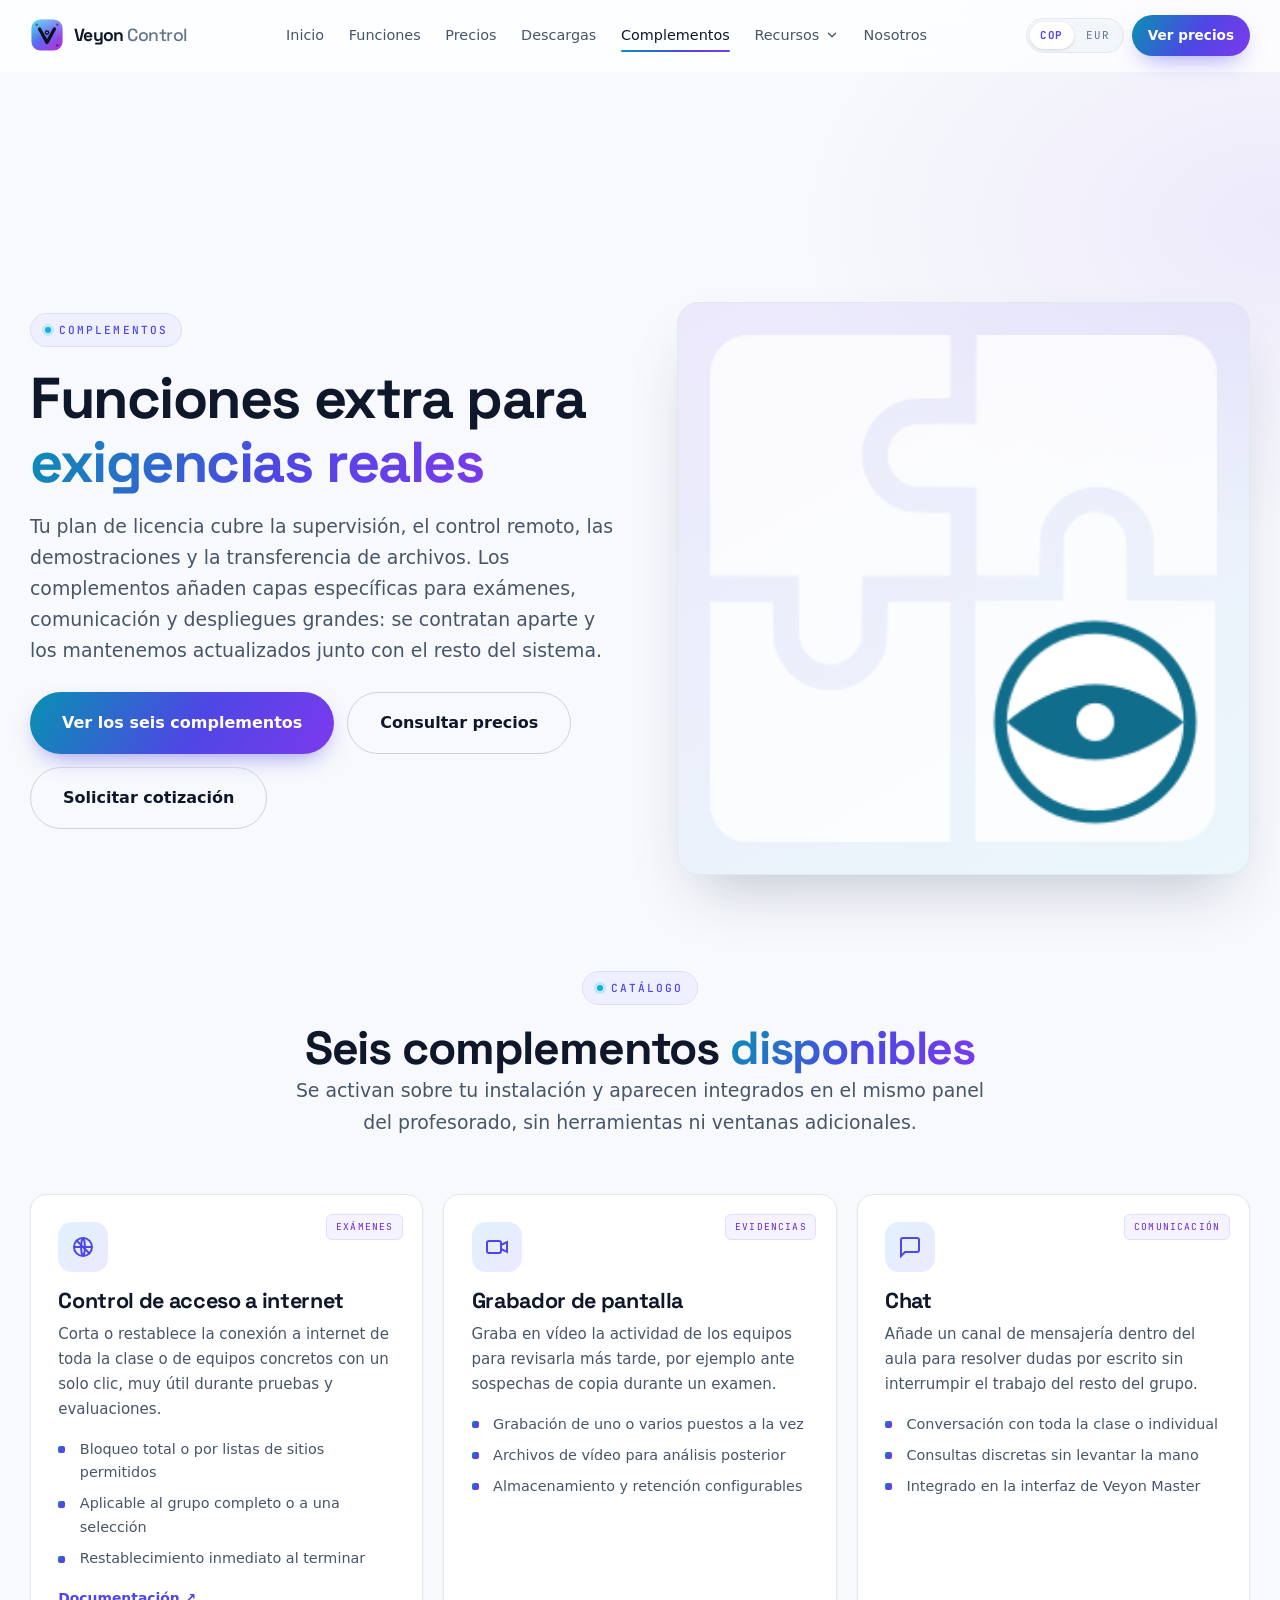
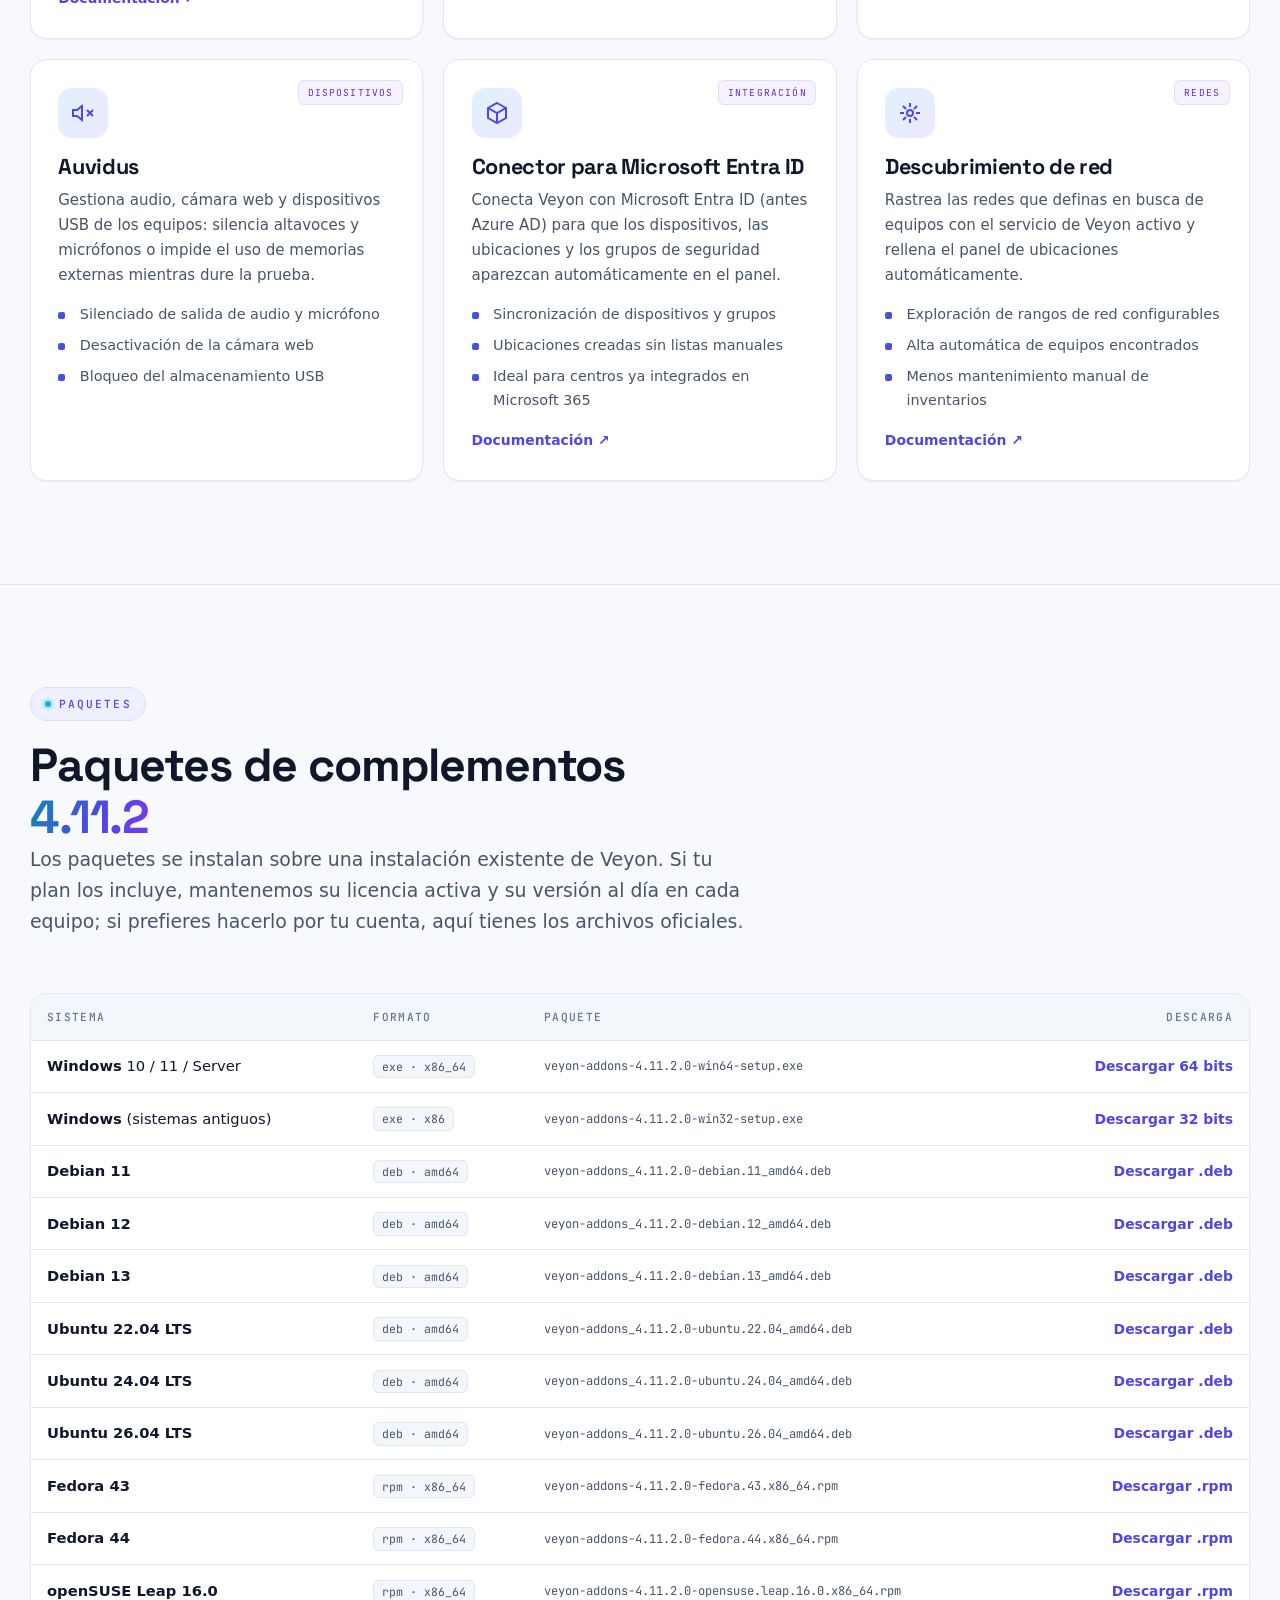
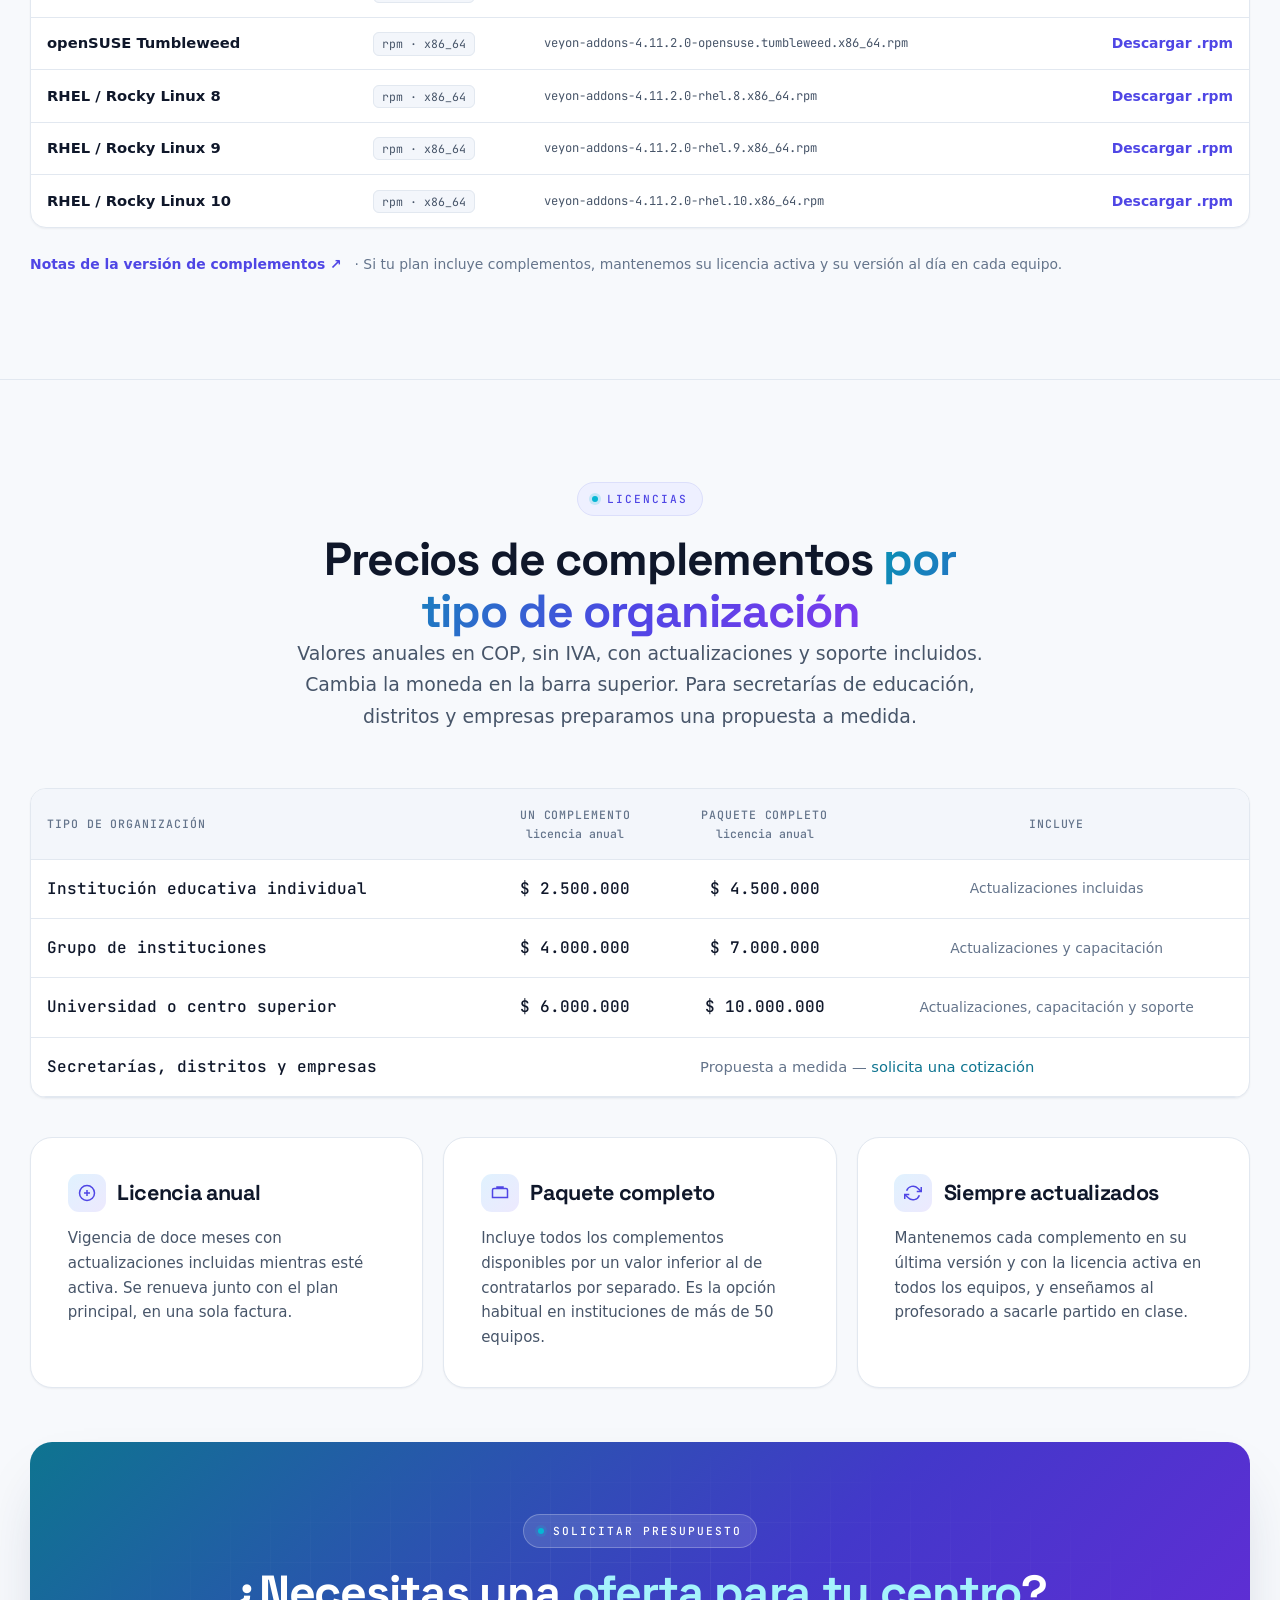
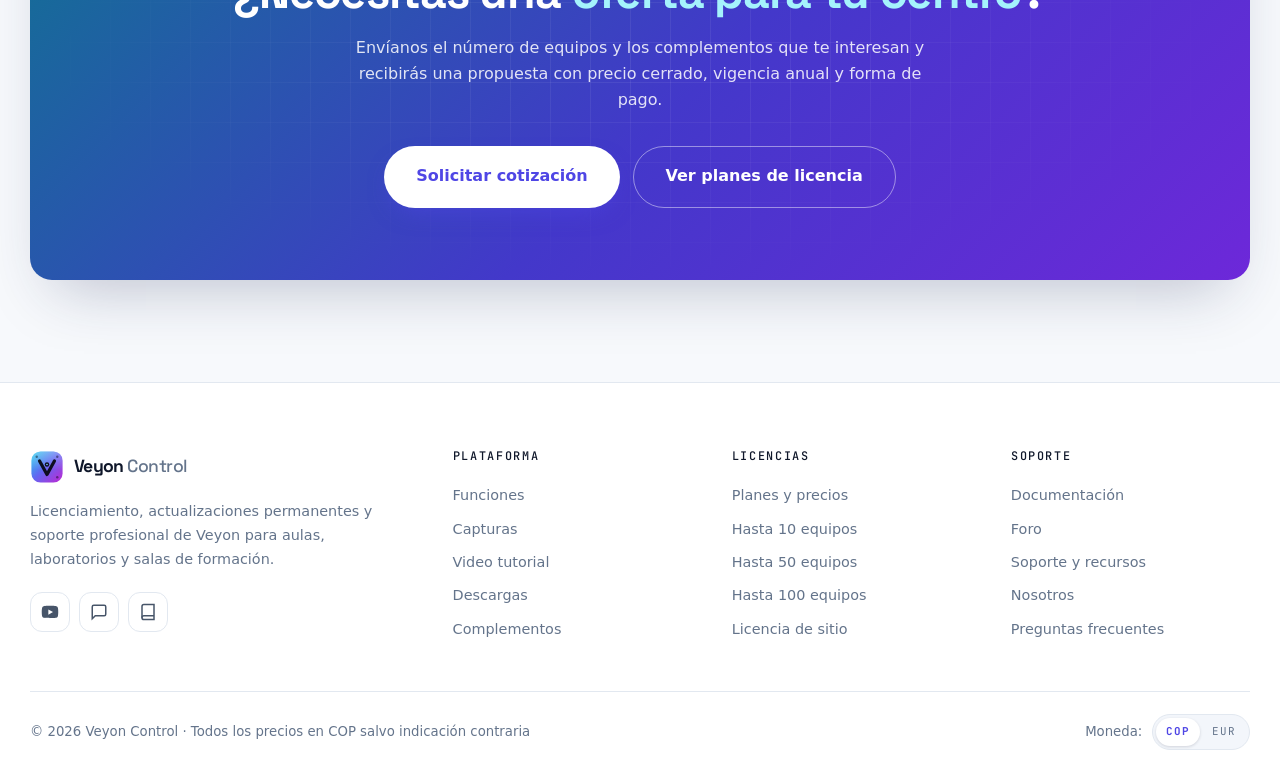
<file: complementos.html>
<!DOCTYPE html>
<html lang="es">
<head>
<meta charset="UTF-8">
<meta name="viewport" content="width=device-width, initial-scale=1">
<title>Complementos — Veyon Control</title>
<meta name="description" content="Complementos de Veyon: control de acceso a internet, grabador de pantalla, chat, Auvidus, descubrimiento de red e integración con Microsoft Entra ID. Precios en pesos con actualizaciones incluidas.">
<meta name="theme-color" content="#05070f">
<link rel="icon" href="assets/img/logo.svg" type="image/svg+xml">
<link rel="alternate icon" href="assets/img/favicon.png">
<link rel="preconnect" href="https://fonts.googleapis.com">
<link rel="preconnect" href="https://fonts.gstatic.com" crossorigin>
<link href="https://fonts.googleapis.com/css2?family=Space+Grotesk:wght@400;500;600;700&family=JetBrains+Mono:wght@400;500;600&display=swap" rel="stylesheet">
<link rel="stylesheet" href="css/style.css">
</head>
<body>

<div class="scroll-progress"></div>
<div class="bg-grid"></div>
<div class="bg-orb orb-2"></div>
<div class="bg-orb orb-3"></div>
<canvas id="fx-canvas"></canvas>
<div class="bg-noise"></div>

<header class="nav">
  <div class="container">
    <a class="brand" href="index.html">
      <img src="assets/img/logo.svg" alt="Logotipo de Veyon Control" width="34" height="34">
      <span>Veyon<b>Control</b></span>
    </a>

    <nav class="nav-links" id="menu">
      <a href="index.html">Inicio</a>
      <a href="index.html#funciones">Funciones</a>
      <a href="index.html#planes">Precios</a>
      <a href="descargas.html">Descargas</a>
      <a href="complementos.html" class="active">Complementos</a>
      <div class="has-sub">
        <button type="button" class="sub-toggle" aria-expanded="false">Recursos
          <svg viewBox="0 0 24 24" fill="none" stroke="currentColor" stroke-width="2.2" stroke-linecap="round" stroke-linejoin="round"><polyline points="6 9 12 15 18 9"></polyline></svg>
        </button>
        <div class="sub-menu">
          <a href="index.html#video">Video tutorial</a>
          <a href="https://docs.veyon.io/es/latest/" class="ext" target="_blank" rel="noopener">Documentación</a>
          <a href="https://veyon.nodebb.com" class="ext" target="_blank" rel="noopener">Foro</a>
          <a href="https://veyon.io/blog/" class="ext" target="_blank" rel="noopener">Noticias</a>
          <a href="participa.html">Soporte</a>
        </div>
      </div>
      <a href="acerca.html">Nosotros</a>
    </nav>

    <div class="nav-cta">
      <div class="cur-switch" role="group" aria-label="Selector de moneda">
        <button type="button" data-cur="COP">COP</button>
        <button type="button" data-cur="EUR">EUR</button>
      </div>
      <a href="#precios" class="btn btn-primary btn-sm">Ver precios</a>
      <button class="burger" aria-label="Abrir menú" aria-expanded="false" aria-controls="menu"><span></span></button>
    </div>
  </div>
</header>

<main>

<!-- ============ CABECERA ============ -->
<section class="page-hero">
  <div class="container">
    <div class="hero-grid" style="align-items:center">
      <div class="reveal in">
        <span class="eyebrow">Complementos</span>
        <h1 style="font-size:clamp(2.2rem,5vw,3.6rem)">Funciones extra para <span class="grad-text">exigencias reales</span></h1>
        <p class="lead mt-2">Tu plan de licencia cubre la supervisión, el control remoto, las demostraciones y la transferencia de archivos. Los complementos añaden capas específicas para exámenes, comunicación y despliegues grandes: se contratan aparte y los mantenemos actualizados junto con el resto del sistema.</p>
        <div class="hero-actions mt-3">
          <a href="#complementos" class="btn btn-primary btn-lg">Ver los seis complementos</a>
          <a href="#precios" class="btn btn-ghost btn-lg">Consultar precios</a>
          <a href="index.html#contacto" class="btn btn-ghost btn-lg">Solicitar cotización</a>
        </div>
      </div>
      <div class="reveal in" data-d="2">
        <div class="frame" style="padding:2rem;background:linear-gradient(150deg,rgba(139,92,246,.1),rgba(34,211,238,.06))">
          <img src="assets/img/add-ons.png" alt="Ilustración de los complementos de Veyon">
        </div>
      </div>
    </div>
  </div>
</section>

<!-- ============ COMPLEMENTOS ============ -->
<section class="anchor" id="complementos" style="padding-top:clamp(2rem,4vw,3rem)">
  <div class="container">
    <div class="section-head reveal">
      <span class="eyebrow">Catálogo</span>
      <h2>Seis complementos <span class="grad-text">disponibles</span></h2>
      <p class="lead" style="margin-inline:auto">Se activan sobre tu instalación y aparecen integrados en el mismo panel del profesorado, sin herramientas ni ventanas adicionales.</p>
    </div>

    <div class="grid g-3">

      <article class="card reveal anchor" id="control-internet" data-d="1">
        <span class="tag">Exámenes</span>
        <div class="ic"><svg viewBox="0 0 24 24" fill="none" stroke="currentColor" stroke-width="2"><circle cx="12" cy="12" r="9"></circle><path d="M3 12h18M12 3c2.5 3 2.5 15 0 18M12 3c-2.5 3-2.5 15 0 18"></path><path d="M5 5l14 14"></path></svg></div>
        <h3>Control de acceso a internet</h3>
        <p>Corta o restablece la conexión a internet de toda la clase o de equipos concretos con un solo clic, muy útil durante pruebas y evaluaciones.</p>
        <ul>
          <li>Bloqueo total o por listas de sitios permitidos</li>
          <li>Aplicable al grupo completo o a una selección</li>
          <li>Restablecimiento inmediato al terminar</li>
        </ul>
        <a class="dl-link mt-2" href="https://docs.veyon.io/en/latest/addons/internet-access-control.html" target="_blank" rel="noopener">Documentación ↗</a>
      </article>

      <article class="card reveal anchor" id="grabador" data-d="2">
        <span class="tag">Evidencias</span>
        <div class="ic"><svg viewBox="0 0 24 24" fill="none" stroke="currentColor" stroke-width="2"><rect x="2" y="6" width="14" height="12" rx="2"></rect><path d="M16 10l6-3v10l-6-3z"></path></svg></div>
        <h3>Grabador de pantalla</h3>
        <p>Graba en vídeo la actividad de los equipos para revisarla más tarde, por ejemplo ante sospechas de copia durante un examen.</p>
        <ul>
          <li>Grabación de uno o varios puestos a la vez</li>
          <li>Archivos de vídeo para análisis posterior</li>
          <li>Almacenamiento y retención configurables</li>
        </ul>
      </article>

      <article class="card reveal anchor" id="chat" data-d="3">
        <span class="tag">Comunicación</span>
        <div class="ic"><svg viewBox="0 0 24 24" fill="none" stroke="currentColor" stroke-width="2"><path d="M21 15a2 2 0 0 1-2 2H7l-4 4V5a2 2 0 0 1 2-2h14a2 2 0 0 1 2 2z"></path></svg></div>
        <h3>Chat</h3>
        <p>Añade un canal de mensajería dentro del aula para resolver dudas por escrito sin interrumpir el trabajo del resto del grupo.</p>
        <ul>
          <li>Conversación con toda la clase o individual</li>
          <li>Consultas discretas sin levantar la mano</li>
          <li>Integrado en la interfaz de Veyon Master</li>
        </ul>
      </article>

      <article class="card reveal anchor" id="auvidus" data-d="1">
        <span class="tag">Dispositivos</span>
        <div class="ic"><svg viewBox="0 0 24 24" fill="none" stroke="currentColor" stroke-width="2"><path d="M11 5L6 9H2v6h4l5 4V5z"></path><path d="M22 9l-6 6M16 9l6 6"></path></svg></div>
        <h3>Auvidus</h3>
        <p>Gestiona audio, cámara web y dispositivos USB de los equipos: silencia altavoces y micrófonos o impide el uso de memorias externas mientras dure la prueba.</p>
        <ul>
          <li>Silenciado de salida de audio y micrófono</li>
          <li>Desactivación de la cámara web</li>
          <li>Bloqueo del almacenamiento USB</li>
        </ul>
      </article>

      <article class="card reveal anchor" id="entra-id" data-d="2">
        <span class="tag">Integración</span>
        <div class="ic"><svg viewBox="0 0 24 24" fill="none" stroke="currentColor" stroke-width="2"><path d="M12 2l9 5v10l-9 5-9-5V7z"></path><path d="M12 22V12M21 7l-9 5-9-5"></path></svg></div>
        <h3>Conector para Microsoft Entra ID</h3>
        <p>Conecta Veyon con Microsoft Entra ID (antes Azure AD) para que los dispositivos, las ubicaciones y los grupos de seguridad aparezcan automáticamente en el panel.</p>
        <ul>
          <li>Sincronización de dispositivos y grupos</li>
          <li>Ubicaciones creadas sin listas manuales</li>
          <li>Ideal para centros ya integrados en Microsoft 365</li>
        </ul>
        <a class="dl-link mt-2" href="https://docs.veyon.io/en/latest/addons/entra-id-connector.html" target="_blank" rel="noopener">Documentación ↗</a>
      </article>

      <article class="card reveal anchor" id="descubrimiento" data-d="3">
        <span class="tag">Redes</span>
        <div class="ic"><svg viewBox="0 0 24 24" fill="none" stroke="currentColor" stroke-width="2"><circle cx="12" cy="12" r="3"></circle><path d="M12 2v4M12 18v4M2 12h4M18 12h4M5 5l3 3M16 16l3 3M19 5l-3 3M8 16l-3 3"></path></svg></div>
        <h3>Descubrimiento de red</h3>
        <p>Rastrea las redes que definas en busca de equipos con el servicio de Veyon activo y rellena el panel de ubicaciones automáticamente.</p>
        <ul>
          <li>Exploración de rangos de red configurables</li>
          <li>Alta automática de equipos encontrados</li>
          <li>Menos mantenimiento manual de inventarios</li>
        </ul>
        <a class="dl-link mt-2" href="https://docs.veyon.io/en/latest/addons/network-discovery.html" target="_blank" rel="noopener">Documentación ↗</a>
      </article>

    </div>
  </div>
</section>

<!-- ============ DESCARGA DE COMPLEMENTOS ============ -->
<section class="anchor" id="descarga" style="background:rgba(255,255,255,.012);border-block:1px solid var(--stroke)">
  <div class="container">
    <div class="section-head left reveal">
      <span class="eyebrow">Paquetes</span>
      <h2>Paquetes de complementos <span class="grad-text">4.11.2</span></h2>
      <p class="lead">Los paquetes se instalan sobre una instalación existente de Veyon. Si tu plan los incluye, mantenemos su licencia activa y su versión al día en cada equipo; si prefieres hacerlo por tu cuenta, aquí tienes los archivos oficiales.</p>
    </div>

    <div class="table-wrap reveal">
      <table class="dl-table">
        <thead><tr><th>Sistema</th><th>Formato</th><th>Paquete</th><th style="text-align:right">Descarga</th></tr></thead>
        <tbody>
          <tr><td><b>Windows</b> 10 / 11 / Server</td><td><span class="arch">exe · x86_64</span></td><td class="pkg">veyon-addons-4.11.2.0-win64-setup.exe</td>
            <td style="text-align:right"><a class="dl-link" href="https://github.com/veyon/addons/releases/download/v4.11.2/veyon-addons-4.11.2.0-win64-setup.exe">Descargar 64 bits</a></td></tr>
          <tr><td><b>Windows</b> (sistemas antiguos)</td><td><span class="arch">exe · x86</span></td><td class="pkg">veyon-addons-4.11.2.0-win32-setup.exe</td>
            <td style="text-align:right"><a class="dl-link" href="https://github.com/veyon/addons/releases/download/v4.11.2/veyon-addons-4.11.2.0-win32-setup.exe">Descargar 32 bits</a></td></tr>
          <tr><td><b>Debian 11</b></td><td><span class="arch">deb · amd64</span></td><td class="pkg">veyon-addons_4.11.2.0-debian.11_amd64.deb</td>
            <td style="text-align:right"><a class="dl-link" href="https://github.com/veyon/addons/releases/download/v4.11.2/veyon-addons_4.11.2.0-debian.11_amd64.deb">Descargar .deb</a></td></tr>
          <tr><td><b>Debian 12</b></td><td><span class="arch">deb · amd64</span></td><td class="pkg">veyon-addons_4.11.2.0-debian.12_amd64.deb</td>
            <td style="text-align:right"><a class="dl-link" href="https://github.com/veyon/addons/releases/download/v4.11.2/veyon-addons_4.11.2.0-debian.12_amd64.deb">Descargar .deb</a></td></tr>
          <tr><td><b>Debian 13</b></td><td><span class="arch">deb · amd64</span></td><td class="pkg">veyon-addons_4.11.2.0-debian.13_amd64.deb</td>
            <td style="text-align:right"><a class="dl-link" href="https://github.com/veyon/addons/releases/download/v4.11.2/veyon-addons_4.11.2.0-debian.13_amd64.deb">Descargar .deb</a></td></tr>
          <tr><td><b>Ubuntu 22.04 LTS</b></td><td><span class="arch">deb · amd64</span></td><td class="pkg">veyon-addons_4.11.2.0-ubuntu.22.04_amd64.deb</td>
            <td style="text-align:right"><a class="dl-link" href="https://github.com/veyon/addons/releases/download/v4.11.2/veyon-addons_4.11.2.0-ubuntu.22.04_amd64.deb">Descargar .deb</a></td></tr>
          <tr><td><b>Ubuntu 24.04 LTS</b></td><td><span class="arch">deb · amd64</span></td><td class="pkg">veyon-addons_4.11.2.0-ubuntu.24.04_amd64.deb</td>
            <td style="text-align:right"><a class="dl-link" href="https://github.com/veyon/addons/releases/download/v4.11.2/veyon-addons_4.11.2.0-ubuntu.24.04_amd64.deb">Descargar .deb</a></td></tr>
          <tr><td><b>Ubuntu 26.04 LTS</b></td><td><span class="arch">deb · amd64</span></td><td class="pkg">veyon-addons_4.11.2.0-ubuntu.26.04_amd64.deb</td>
            <td style="text-align:right"><a class="dl-link" href="https://github.com/veyon/addons/releases/download/v4.11.2/veyon-addons_4.11.2.0-ubuntu.26.04_amd64.deb">Descargar .deb</a></td></tr>
          <tr><td><b>Fedora 43</b></td><td><span class="arch">rpm · x86_64</span></td><td class="pkg">veyon-addons-4.11.2.0-fedora.43.x86_64.rpm</td>
            <td style="text-align:right"><a class="dl-link" href="https://github.com/veyon/addons/releases/download/v4.11.2/veyon-addons-4.11.2.0-fedora.43.x86_64.rpm">Descargar .rpm</a></td></tr>
          <tr><td><b>Fedora 44</b></td><td><span class="arch">rpm · x86_64</span></td><td class="pkg">veyon-addons-4.11.2.0-fedora.44.x86_64.rpm</td>
            <td style="text-align:right"><a class="dl-link" href="https://github.com/veyon/addons/releases/download/v4.11.2/veyon-addons-4.11.2.0-fedora.44.x86_64.rpm">Descargar .rpm</a></td></tr>
          <tr><td><b>openSUSE Leap 16.0</b></td><td><span class="arch">rpm · x86_64</span></td><td class="pkg">veyon-addons-4.11.2.0-opensuse.leap.16.0.x86_64.rpm</td>
            <td style="text-align:right"><a class="dl-link" href="https://github.com/veyon/addons/releases/download/v4.11.2/veyon-addons-4.11.2.0-opensuse.leap.16.0.x86_64.rpm">Descargar .rpm</a></td></tr>
          <tr><td><b>openSUSE Tumbleweed</b></td><td><span class="arch">rpm · x86_64</span></td><td class="pkg">veyon-addons-4.11.2.0-opensuse.tumbleweed.x86_64.rpm</td>
            <td style="text-align:right"><a class="dl-link" href="https://github.com/veyon/addons/releases/download/v4.11.2/veyon-addons-4.11.2.0-opensuse.tumbleweed.x86_64.rpm">Descargar .rpm</a></td></tr>
          <tr><td><b>RHEL / Rocky Linux 8</b></td><td><span class="arch">rpm · x86_64</span></td><td class="pkg">veyon-addons-4.11.2.0-rhel.8.x86_64.rpm</td>
            <td style="text-align:right"><a class="dl-link" href="https://github.com/veyon/addons/releases/download/v4.11.2/veyon-addons-4.11.2.0-rhel.8.x86_64.rpm">Descargar .rpm</a></td></tr>
          <tr><td><b>RHEL / Rocky Linux 9</b></td><td><span class="arch">rpm · x86_64</span></td><td class="pkg">veyon-addons-4.11.2.0-rhel.9.x86_64.rpm</td>
            <td style="text-align:right"><a class="dl-link" href="https://github.com/veyon/addons/releases/download/v4.11.2/veyon-addons-4.11.2.0-rhel.9.x86_64.rpm">Descargar .rpm</a></td></tr>
          <tr><td><b>RHEL / Rocky Linux 10</b></td><td><span class="arch">rpm · x86_64</span></td><td class="pkg">veyon-addons-4.11.2.0-rhel.10.x86_64.rpm</td>
            <td style="text-align:right"><a class="dl-link" href="https://github.com/veyon/addons/releases/download/v4.11.2/veyon-addons-4.11.2.0-rhel.10.x86_64.rpm">Descargar .rpm</a></td></tr>
        </tbody>
      </table>
    </div>

    <div class="flex mt-3">
      <a class="dl-link" href="https://github.com/veyon/addons/releases/tag/v4.11.2" target="_blank" rel="noopener">Notas de la versión de complementos ↗</a>
      <span class="muted small">· Si tu plan incluye complementos, mantenemos su licencia activa y su versión al día en cada equipo.</span>
    </div>
  </div>
</section>

<!-- ============ PRECIOS ============ -->
<section class="anchor" id="precios">
  <div class="container">
    <div class="section-head reveal">
      <span class="eyebrow">Licencias</span>
      <h2>Precios de complementos <span class="grad-text">por tipo de organización</span></h2>
      <p class="lead" style="margin-inline:auto">Valores anuales en <span data-cur-code>COP</span>, sin IVA, con actualizaciones y soporte incluidos. Cambia la moneda en la barra superior. Para secretarías de educación, distritos y empresas preparamos una propuesta a medida.</p>
    </div>

    <div class="table-wrap reveal">
      <table class="price-table">
        <thead>
          <tr>
            <th>Tipo de organización</th>
            <th>Un complemento<br><span style="text-transform:none;letter-spacing:0">licencia anual</span></th>
            <th>Paquete completo<br><span style="text-transform:none;letter-spacing:0">licencia anual</span></th>
            <th>Incluye</th>
          </tr>
        </thead>
        <tbody>
          <tr>
            <td><b>Institución educativa individual</b></td>
            <td><b data-cop="2500000">$ 2.500.000</b></td>
            <td><b data-cop="4500000">$ 4.500.000</b></td>
            <td class="muted small">Actualizaciones incluidas</td>
          </tr>
          <tr>
            <td><b>Grupo de instituciones</b></td>
            <td><b data-cop="4000000">$ 4.000.000</b></td>
            <td><b data-cop="7000000">$ 7.000.000</b></td>
            <td class="muted small">Actualizaciones y capacitación</td>
          </tr>
          <tr>
            <td><b>Universidad o centro superior</b></td>
            <td><b data-cop="6000000">$ 6.000.000</b></td>
            <td><b data-cop="10000000">$ 10.000.000</b></td>
            <td class="muted small">Actualizaciones, capacitación y soporte</td>
          </tr>
          <tr>
            <td><b>Secretarías, distritos y empresas</b></td>
            <td colspan="3" class="muted">Propuesta a medida — <a href="index.html#contacto" style="color:var(--cyan)">solicita una cotización</a></td>
          </tr>
        </tbody>
      </table>
    </div>

    <div class="grid g-3 mt-4">
      <div class="panel reveal" data-d="1">
        <h3><span class="ic"><svg width="18" height="18" viewBox="0 0 24 24" fill="none" stroke="currentColor" stroke-width="2"><path d="M12 8v8M8 12h8"></path><circle cx="12" cy="12" r="10"></circle></svg></span>Licencia anual</h3>
        <p>Vigencia de doce meses con actualizaciones incluidas mientras esté activa. Se renueva junto con el plan principal, en una sola factura.</p>
      </div>
      <div class="panel reveal" data-d="2">
        <h3><span class="ic"><svg width="18" height="18" viewBox="0 0 24 24" fill="none" stroke="currentColor" stroke-width="2"><path d="M20 6H4a2 2 0 0 0-2 2v10h20V8a2 2 0 0 0-2-2zM8 6V4h8v2"></path></svg></span>Paquete completo</h3>
        <p>Incluye todos los complementos disponibles por un valor inferior al de contratarlos por separado. Es la opción habitual en instituciones de más de 50 equipos.</p>
      </div>
      <div class="panel reveal" data-d="3">
        <h3><span class="ic"><svg width="18" height="18" viewBox="0 0 24 24" fill="none" stroke="currentColor" stroke-width="2"><path d="M23 4v6h-6M1 20v-6h6"></path><path d="M3.5 9a9 9 0 0 1 14.9-3.4L23 10M1 14l4.6 4.4A9 9 0 0 0 20.5 15"></path></svg></span>Siempre actualizados</h3>
        <p>Mantenemos cada complemento en su última versión y con la licencia activa en todos los equipos, y enseñamos al profesorado a sacarle partido en clase.</p>
      </div>
    </div>

    <div class="cta mt-5 reveal">
      <span class="eyebrow">Solicitar presupuesto</span>
      <h2>¿Necesitas una <span class="grad-text">oferta para tu centro</span>?</h2>
      <p>Envíanos el número de equipos y los complementos que te interesan y recibirás una propuesta con precio cerrado, vigencia anual y forma de pago.</p>
      <div class="hero-actions">
        <a class="btn btn-primary btn-lg" href="index.html#contacto">Solicitar cotización</a>
        <a class="btn btn-ghost btn-lg" href="index.html#planes">Ver planes de licencia</a>
      </div>
    </div>
  </div>
</section>

</main>

<footer>
  <div class="container">
    <div class="foot-grid">
      <div class="foot-brand">
        <a class="brand" href="index.html">
      <img src="assets/img/logo.svg" alt="Logotipo de Veyon Control" width="34" height="34">
      <span>Veyon<b>Control</b></span>
    </a>
        <p>Licenciamiento, actualizaciones permanentes y soporte profesional de Veyon para aulas, laboratorios y salas de formación.</p>
        <div class="socials">
          <a href="https://youtu.be/MP0ypeqDndM" target="_blank" rel="noopener" aria-label="Video tutorial en YouTube"><svg viewBox="0 0 24 24" fill="currentColor"><path d="M23 12s0-3.8-.5-5.6c-.3-1-1-1.8-2-2.1C18.7 3.8 12 3.8 12 3.8s-6.7 0-8.5.5c-1 .3-1.7 1.1-2 2.1C1 8.2 1 12 1 12s0 3.8.5 5.6c.3 1 1 1.8 2 2.1 1.8.5 8.5.5 8.5.5s6.7 0 8.5-.5c1-.3 1.7-1.1 2-2.1.5-1.8.5-5.6.5-5.6zM9.8 15.5v-7l6.2 3.5-6.2 3.5z"/></svg></a>
          <a href="https://veyon.nodebb.com" target="_blank" rel="noopener" aria-label="Foro"><svg viewBox="0 0 24 24" fill="none" stroke="currentColor" stroke-width="2"><path d="M21 15a2 2 0 0 1-2 2H7l-4 4V5a2 2 0 0 1 2-2h14a2 2 0 0 1 2 2z"></path></svg></a>
          <a href="https://docs.veyon.io/es/latest/" target="_blank" rel="noopener" aria-label="Documentación"><svg viewBox="0 0 24 24" fill="none" stroke="currentColor" stroke-width="2"><path d="M4 19.5A2.5 2.5 0 0 1 6.5 17H20"></path><path d="M6.5 2H20v20H6.5A2.5 2.5 0 0 1 4 19.5v-15A2.5 2.5 0 0 1 6.5 2z"></path></svg></a>
        </div>
      </div>
      <div class="foot-col">
        <h4>Plataforma</h4>
        <a href="index.html#funciones">Funciones</a>
        <a href="index.html#capturas">Capturas</a>
        <a href="index.html#video">Video tutorial</a>
        <a href="descargas.html">Descargas</a>
        <a href="complementos.html">Complementos</a>
      </div>
      <div class="foot-col">
        <h4>Licencias</h4>
        <a href="index.html#planes">Planes y precios</a>
        <a href="index.html#planes">Hasta 10 equipos</a>
        <a href="index.html#planes">Hasta 50 equipos</a>
        <a href="index.html#planes">Hasta 100 equipos</a>
        <a href="index.html#planes">Licencia de sitio</a>
      </div>
      <div class="foot-col">
        <h4>Soporte</h4>
        <a href="https://docs.veyon.io/es/latest/" target="_blank" rel="noopener">Documentación</a>
        <a href="https://veyon.nodebb.com" target="_blank" rel="noopener">Foro</a>
        <a href="participa.html">Soporte y recursos</a>
        <a href="acerca.html">Nosotros</a>
        <a href="index.html#faq">Preguntas frecuentes</a>
      </div>
    </div>

    <div class="foot-bottom">
      <span>© <span data-year>2026</span> Veyon Control · Todos los precios en COP salvo indicación contraria</span>
      <div class="langs">
        <span class="muted" style="align-self:center">Moneda:</span>
        <div class="cur-switch" role="group" aria-label="Selector de moneda">
        <button type="button" data-cur="COP">COP</button>
        <button type="button" data-cur="EUR">EUR</button>
      </div>
      </div>
    </div>
  </div>
</footer>

<button class="to-top" aria-label="Volver arriba">
  <svg width="20" height="20" viewBox="0 0 24 24" fill="none" stroke="currentColor" stroke-width="2" stroke-linecap="round" stroke-linejoin="round"><line x1="12" y1="19" x2="12" y2="5"></line><polyline points="5 12 12 5 19 12"></polyline></svg>
</button>

<script src="js/app.js"></script>
</body>
</html>
</file>
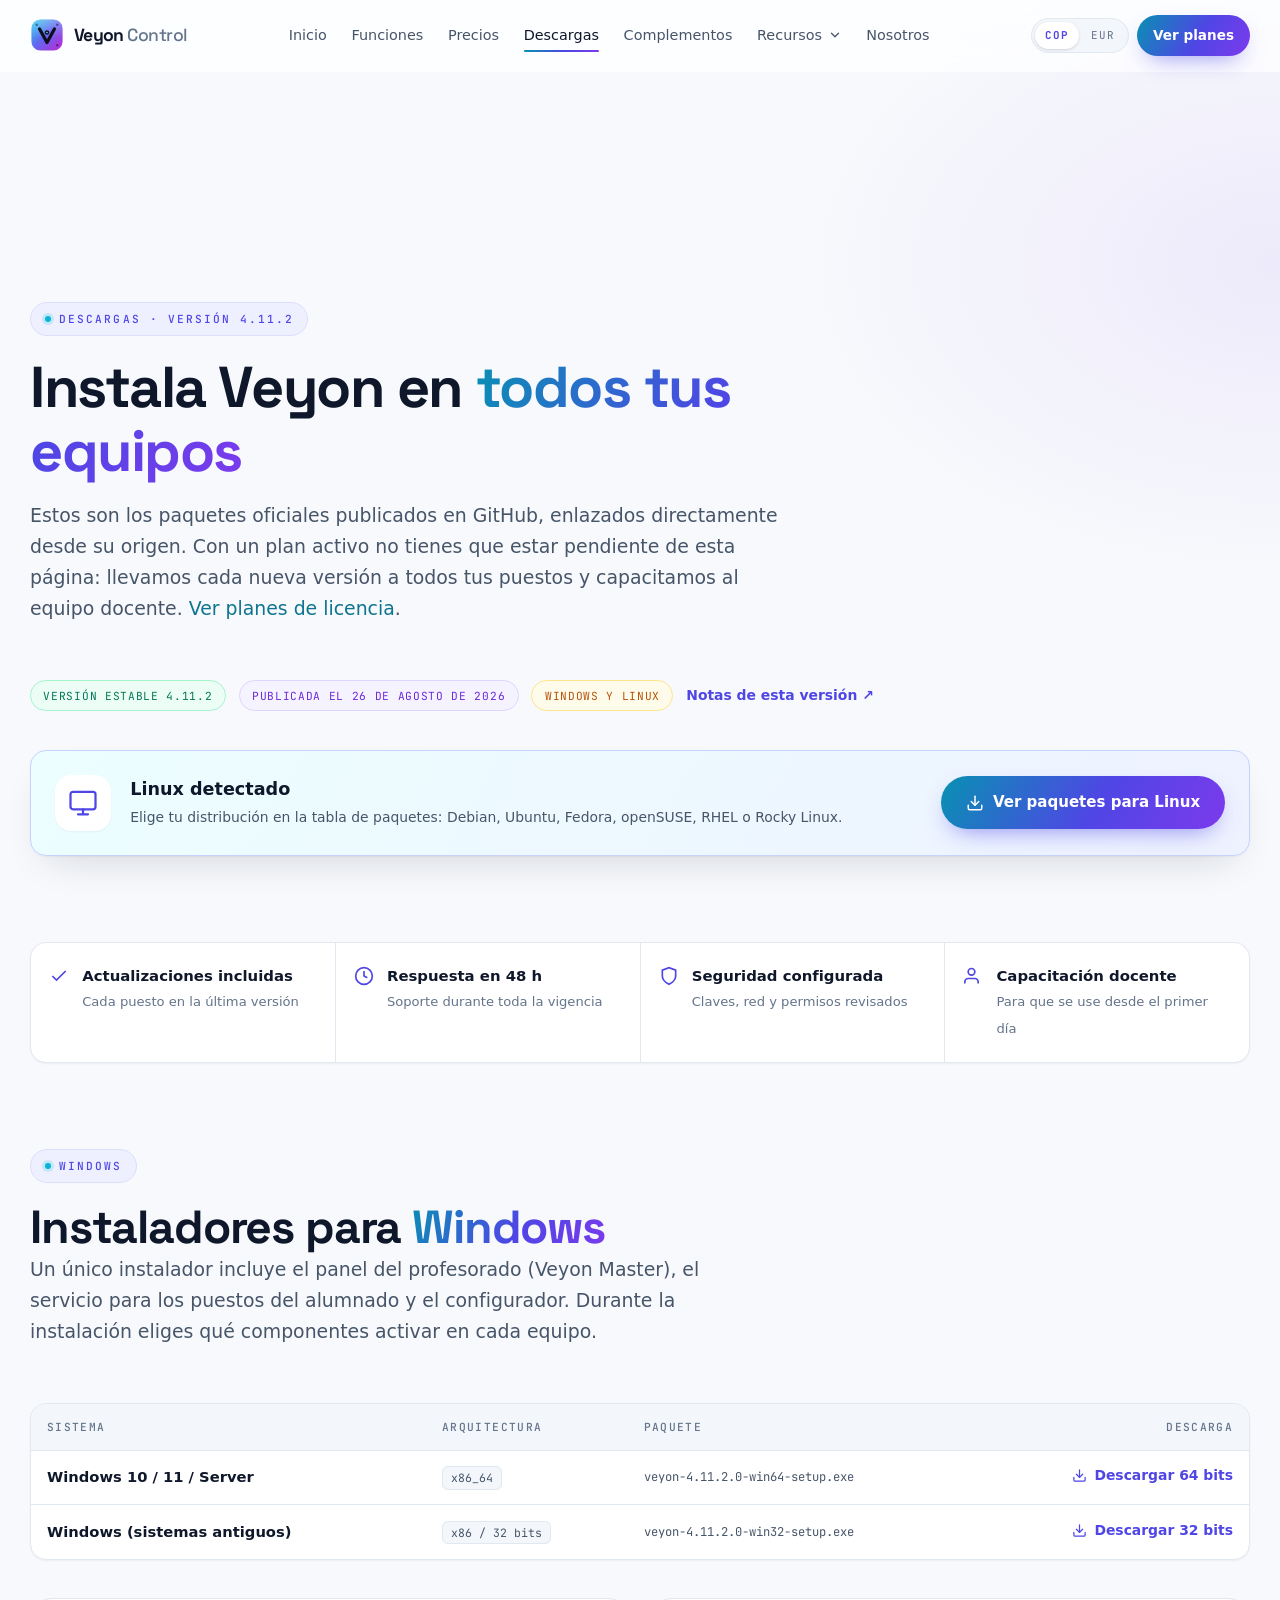
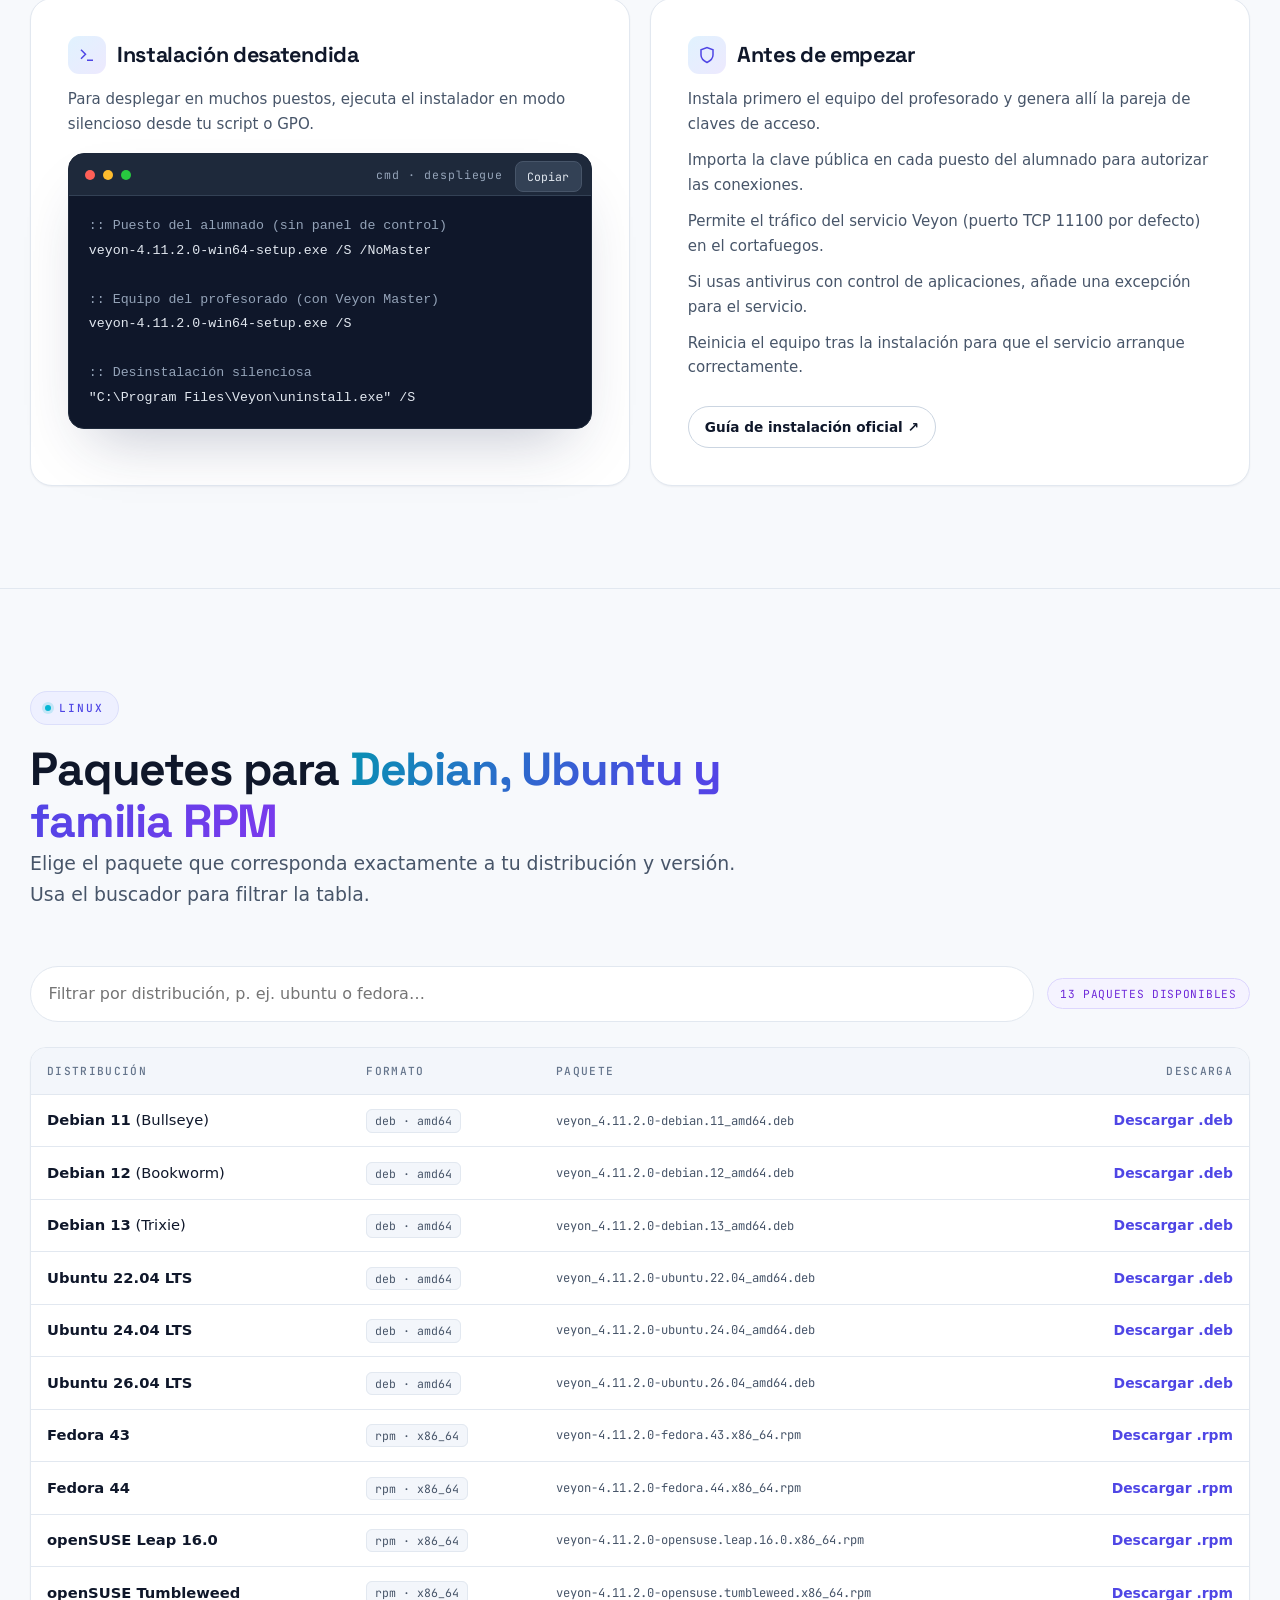
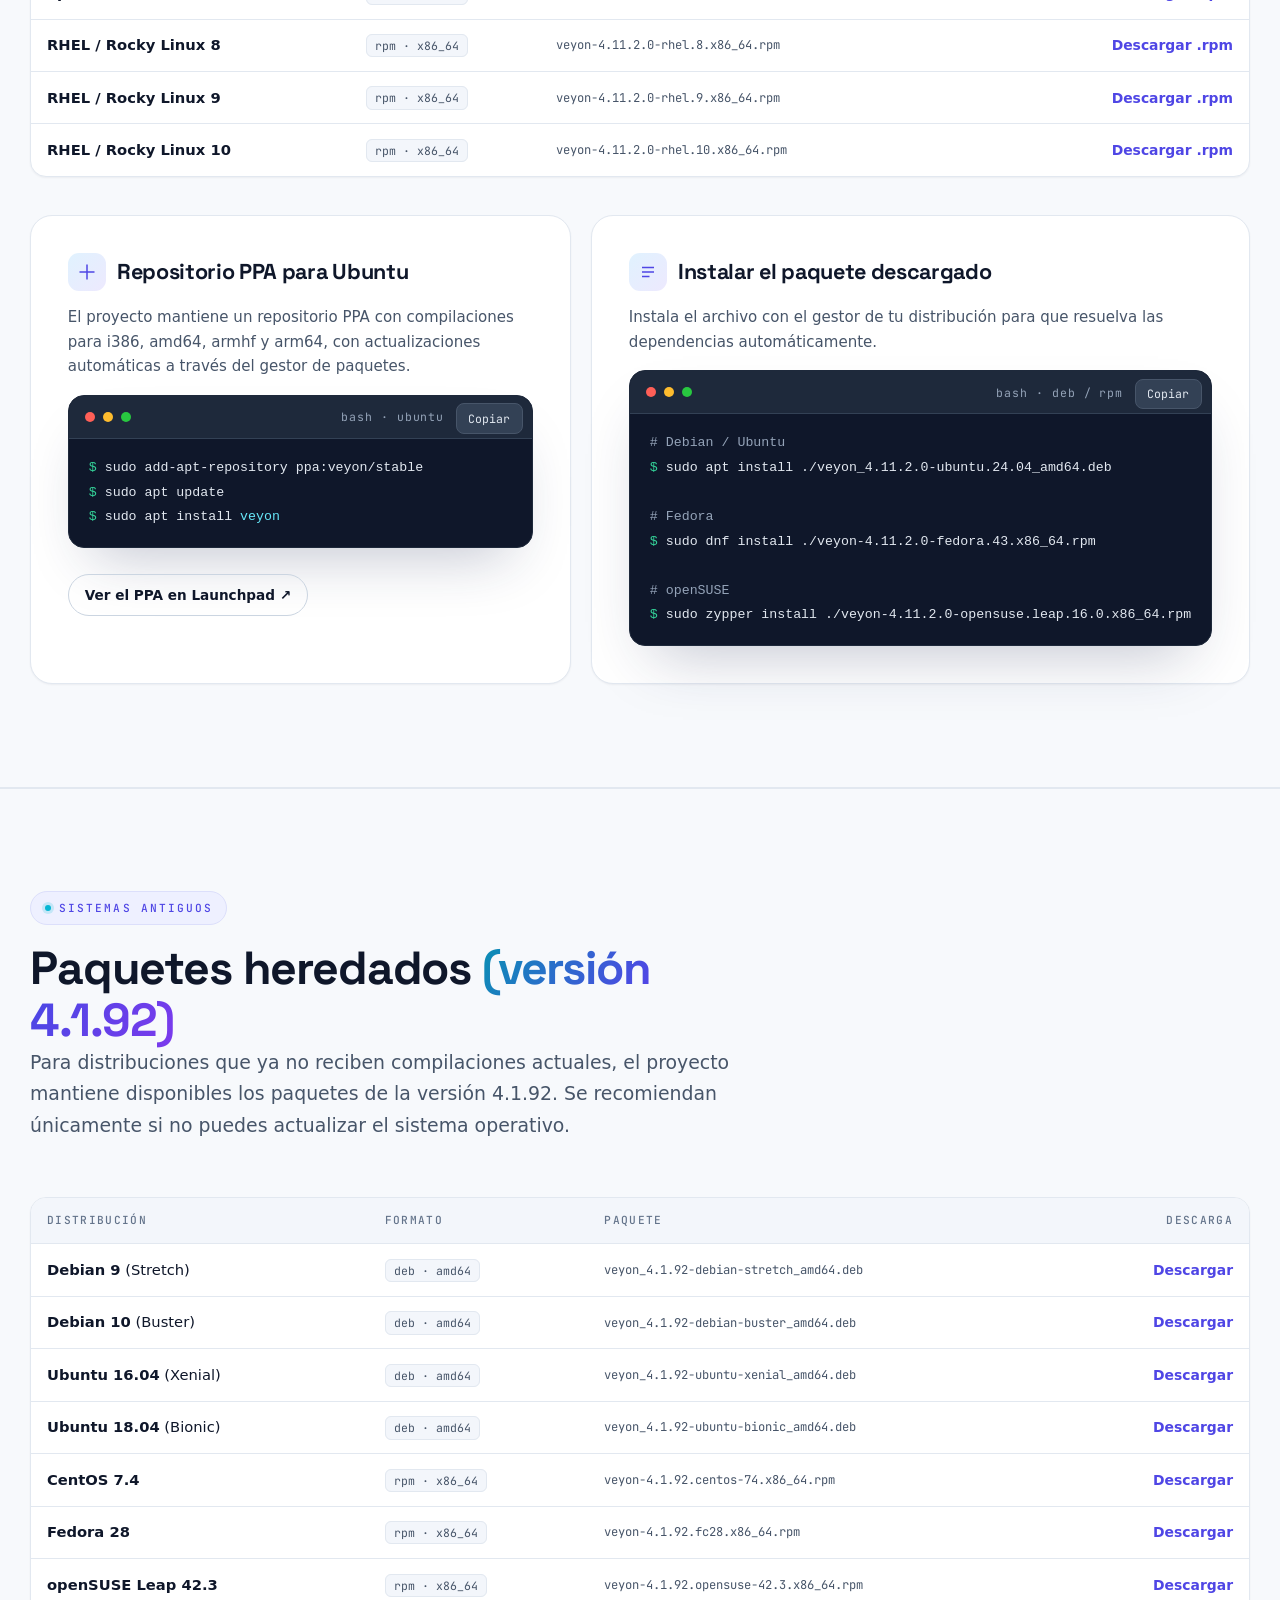
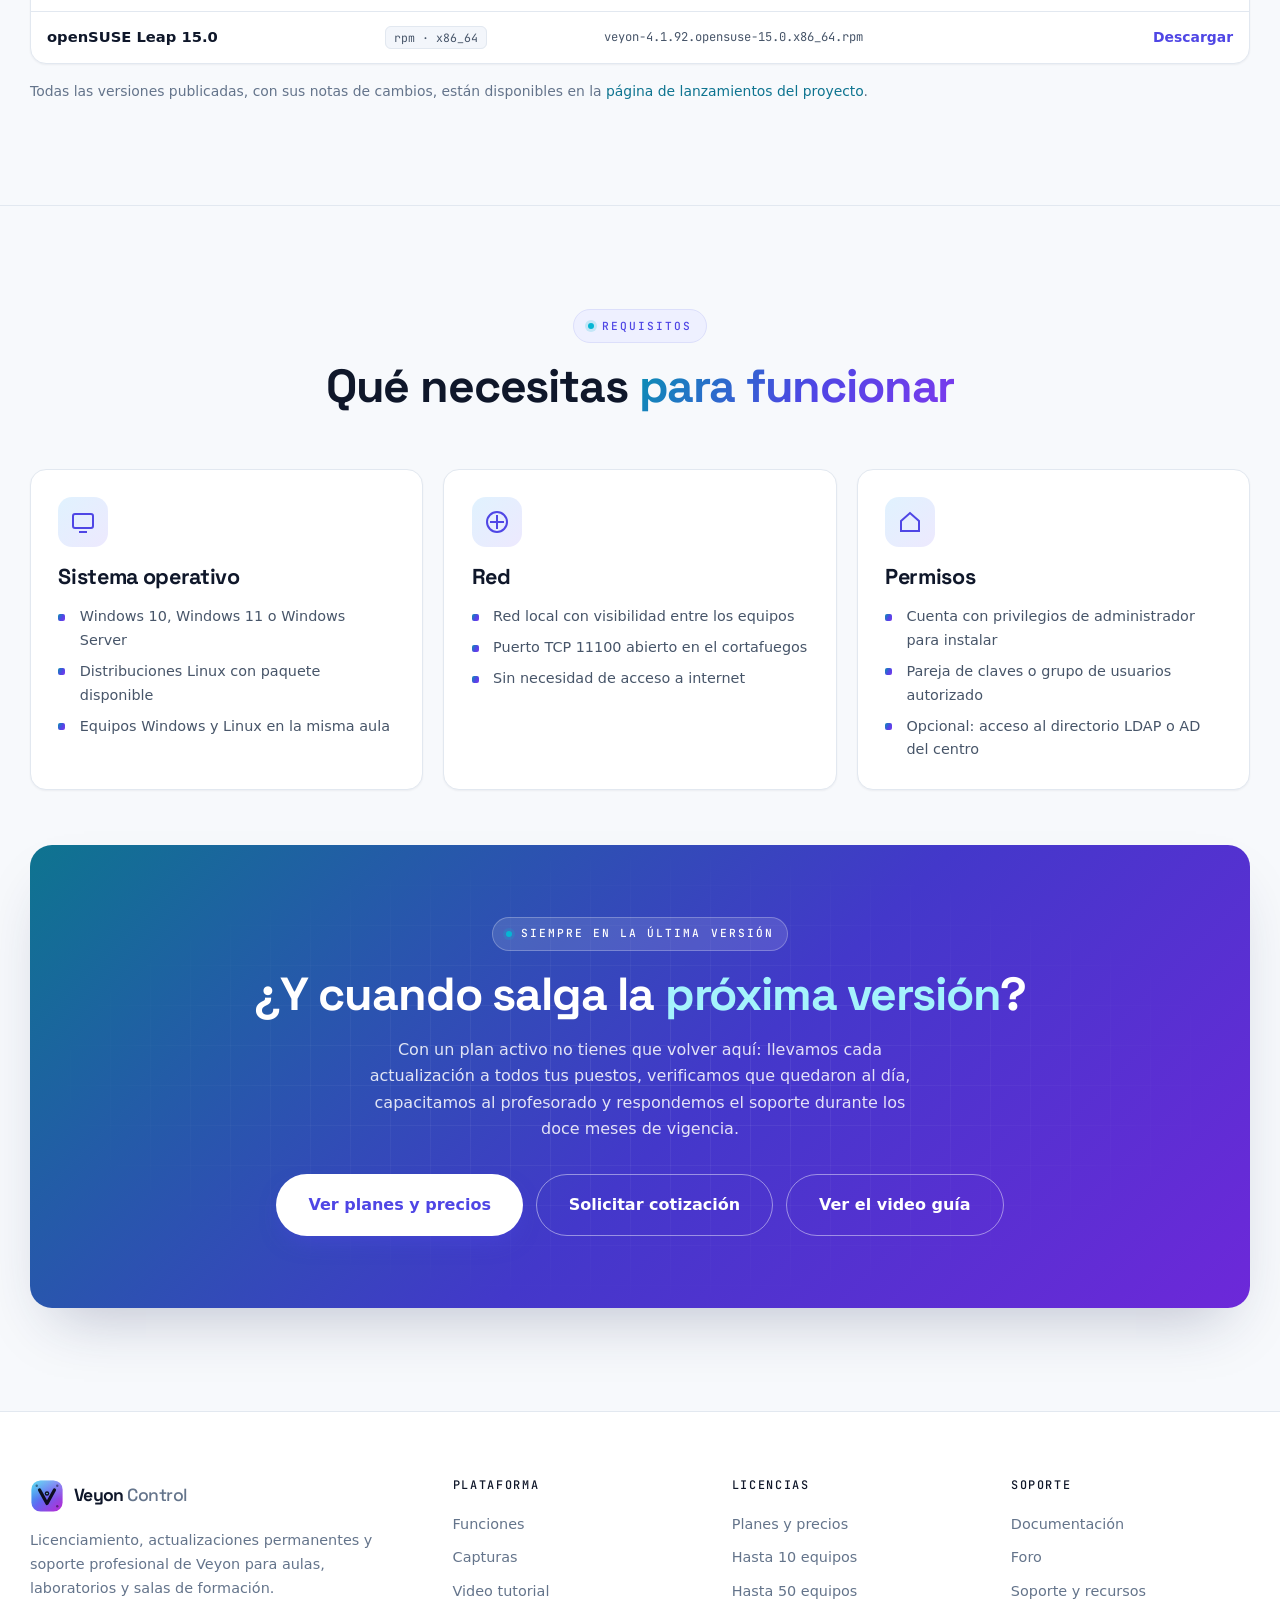
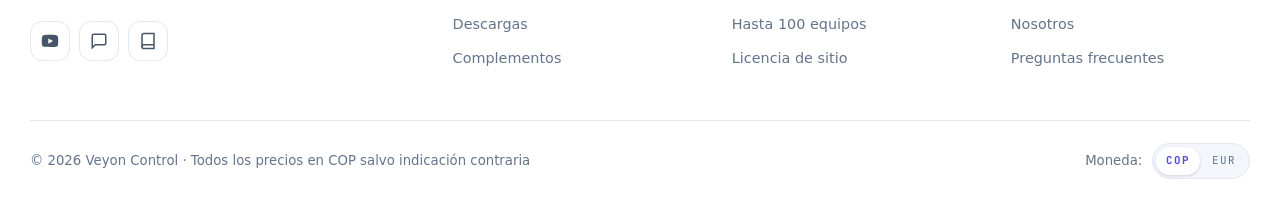
<file: descargas.html>
<!DOCTYPE html>
<html lang="es">
<head>
<meta charset="UTF-8">
<meta name="viewport" content="width=device-width, initial-scale=1">
<title>Descargas — Veyon Control</title>
<meta name="description" content="Instaladores de Veyon 4.11.2 para Windows y Linux, con guía de despliegue. Con un plan activo mantenemos cada puesto en la última versión durante todo el año.">
<meta name="theme-color" content="#05070f">
<link rel="icon" href="assets/img/logo.svg" type="image/svg+xml">
<link rel="alternate icon" href="assets/img/favicon.png">
<link rel="preconnect" href="https://fonts.googleapis.com">
<link rel="preconnect" href="https://fonts.gstatic.com" crossorigin>
<link href="https://fonts.googleapis.com/css2?family=Space+Grotesk:wght@400;500;600;700&family=JetBrains+Mono:wght@400;500;600&display=swap" rel="stylesheet">
<link rel="stylesheet" href="css/style.css">
</head>
<body>

<div class="scroll-progress"></div>
<div class="bg-grid"></div>
<div class="bg-orb orb-1"></div>
<div class="bg-orb orb-2"></div>
<canvas id="fx-canvas"></canvas>
<div class="bg-noise"></div>

<header class="nav">
  <div class="container">
    <a class="brand" href="index.html">
      <img src="assets/img/logo.svg" alt="Logotipo de Veyon Control" width="34" height="34">
      <span>Veyon<b>Control</b></span>
    </a>

    <nav class="nav-links" id="menu">
      <a href="index.html">Inicio</a>
      <a href="index.html#funciones">Funciones</a>
      <a href="index.html#planes">Precios</a>
      <a href="descargas.html" class="active">Descargas</a>
      <a href="complementos.html">Complementos</a>
      <div class="has-sub">
        <button type="button" class="sub-toggle" aria-expanded="false">Recursos
          <svg viewBox="0 0 24 24" fill="none" stroke="currentColor" stroke-width="2.2" stroke-linecap="round" stroke-linejoin="round"><polyline points="6 9 12 15 18 9"></polyline></svg>
        </button>
        <div class="sub-menu">
          <a href="index.html#video">Video tutorial</a>
          <a href="https://docs.veyon.io/es/latest/" class="ext" target="_blank" rel="noopener">Documentación</a>
          <a href="https://veyon.nodebb.com" class="ext" target="_blank" rel="noopener">Foro</a>
          <a href="https://veyon.io/blog/" class="ext" target="_blank" rel="noopener">Noticias</a>
          <a href="participa.html">Soporte</a>
        </div>
      </div>
      <a href="acerca.html">Nosotros</a>
    </nav>

    <div class="nav-cta">
      <div class="cur-switch" role="group" aria-label="Selector de moneda">
        <button type="button" data-cur="COP">COP</button>
        <button type="button" data-cur="EUR">EUR</button>
      </div>
      <a href="index.html#planes" class="btn btn-primary btn-sm">Ver planes</a>
      <button class="burger" aria-label="Abrir menú" aria-expanded="false" aria-controls="menu"><span></span></button>
    </div>
  </div>
</header>

<main>

<!-- ============ CABECERA ============ -->
<section class="page-hero">
  <div class="container">
    <div class="section-head left reveal in" style="max-width:820px">
      <span class="eyebrow">Descargas · Versión 4.11.2</span>
      <h1 style="font-size:clamp(2.2rem,5vw,3.6rem)">Instala Veyon en <span class="grad-text">todos tus equipos</span></h1>
      <p class="lead mt-2">Estos son los paquetes oficiales publicados en GitHub, enlazados directamente desde su origen. Con un plan activo no tienes que estar pendiente de esta página: llevamos cada nueva versión a todos tus puestos y capacitamos al equipo docente. <a href="index.html#planes" style="color:var(--cyan)">Ver planes de licencia</a>.</p>
    </div>

    <div class="flex mb-4 reveal in" data-d="1">
      <span class="badge">Versión estable 4.11.2</span>
      <span class="badge violet">Publicada el 26 de agosto de 2026</span>
      <span class="badge amber">Windows y Linux</span>
      <a class="dl-link" href="https://github.com/veyon/veyon/releases/tag/v4.11.2" target="_blank" rel="noopener">Notas de esta versión ↗</a>
    </div>

    <!-- Detección automática de SO -->
    <div class="os-detect reveal in" data-d="2" id="os-detect">
      <div class="os-ic">
        <svg viewBox="0 0 24 24" fill="none" stroke="currentColor" stroke-width="1.8" stroke-linecap="round" stroke-linejoin="round"><rect x="2" y="3" width="20" height="14" rx="2"></rect><path d="M8 21h8M12 17v4"></path></svg>
      </div>
      <div class="txt">
        <b data-os-name>Detectando tu sistema…</b>
        <span data-os-desc>Un momento, estamos comprobando qué paquete te conviene.</span>
      </div>
      <a class="btn btn-primary" data-os-btn href="#windows">
        <svg viewBox="0 0 24 24" fill="none" stroke="currentColor" stroke-width="2" stroke-linecap="round" stroke-linejoin="round"><path d="M21 15v4a2 2 0 0 1-2 2H5a2 2 0 0 1-2-2v-4"></path><polyline points="7 10 12 15 17 10"></polyline><line x1="12" y1="15" x2="12" y2="3"></line></svg>
        <span>Ver todos los paquetes</span>
      </a>
    </div>
  </div>
</section>

<!-- ============ FRANJA COMERCIAL ============ -->
<section style="padding:clamp(1.5rem,3vw,2.5rem) 0">
  <div class="container">
    <div class="assurance reveal">
      <div><svg viewBox="0 0 24 24" fill="none" stroke="currentColor" stroke-width="2"><path d="M20 6L9 17l-5-5"></path></svg><div><b>Actualizaciones incluidas</b><span>Cada puesto en la última versión</span></div></div>
      <div><svg viewBox="0 0 24 24" fill="none" stroke="currentColor" stroke-width="2"><circle cx="12" cy="12" r="10"></circle><path d="M12 6v6l4 2"></path></svg><div><b>Respuesta en 48 h</b><span>Soporte durante toda la vigencia</span></div></div>
      <div><svg viewBox="0 0 24 24" fill="none" stroke="currentColor" stroke-width="2"><path d="M12 22s8-4 8-10V5l-8-3-8 3v7c0 6 8 10 8 10z"></path></svg><div><b>Seguridad configurada</b><span>Claves, red y permisos revisados</span></div></div>
      <div><svg viewBox="0 0 24 24" fill="none" stroke="currentColor" stroke-width="2"><path d="M17 21v-2a4 4 0 0 0-4-4H5a4 4 0 0 0-4 4v2"></path><circle cx="9" cy="7" r="4"></circle></svg><div><b>Capacitación docente</b><span>Para que se use desde el primer día</span></div></div>
    </div>
  </div>
</section>

<!-- ============ WINDOWS ============ -->
<section class="anchor" id="windows" style="padding-top:clamp(2rem,4vw,3rem)">
  <div class="container">
    <div class="section-head left reveal">
      <span class="eyebrow">Windows</span>
      <h2>Instaladores para <span class="grad-text">Windows</span></h2>
      <p class="lead">Un único instalador incluye el panel del profesorado (Veyon Master), el servicio para los puestos del alumnado y el configurador. Durante la instalación eliges qué componentes activar en cada equipo.</p>
    </div>

    <div class="table-wrap reveal">
      <table class="dl-table">
        <thead>
          <tr><th>Sistema</th><th>Arquitectura</th><th>Paquete</th><th style="text-align:right">Descarga</th></tr>
        </thead>
        <tbody>
          <tr>
            <td><b>Windows 10 / 11 / Server</b></td>
            <td><span class="arch">x86_64</span></td>
            <td class="pkg">veyon-4.11.2.0-win64-setup.exe</td>
            <td style="text-align:right"><a class="dl-link" href="https://github.com/veyon/veyon/releases/download/v4.11.2/veyon-4.11.2.0-win64-setup.exe">
              <svg viewBox="0 0 24 24" fill="none" stroke="currentColor" stroke-width="2" stroke-linecap="round"><path d="M21 15v4a2 2 0 0 1-2 2H5a2 2 0 0 1-2-2v-4"></path><polyline points="7 10 12 15 17 10"></polyline><line x1="12" y1="15" x2="12" y2="3"></line></svg>
              Descargar 64 bits</a></td>
          </tr>
          <tr>
            <td><b>Windows (sistemas antiguos)</b></td>
            <td><span class="arch">x86 / 32 bits</span></td>
            <td class="pkg">veyon-4.11.2.0-win32-setup.exe</td>
            <td style="text-align:right"><a class="dl-link" href="https://github.com/veyon/veyon/releases/download/v4.11.2/veyon-4.11.2.0-win32-setup.exe">
              <svg viewBox="0 0 24 24" fill="none" stroke="currentColor" stroke-width="2" stroke-linecap="round"><path d="M21 15v4a2 2 0 0 1-2 2H5a2 2 0 0 1-2-2v-4"></path><polyline points="7 10 12 15 17 10"></polyline><line x1="12" y1="15" x2="12" y2="3"></line></svg>
              Descargar 32 bits</a></td>
          </tr>
        </tbody>
      </table>
    </div>

    <div class="grid g-2 mt-4">
      <div class="panel reveal">
        <h3><span class="ic"><svg width="18" height="18" viewBox="0 0 24 24" fill="none" stroke="currentColor" stroke-width="2"><path d="M4 17l6-6-6-6M12 19h8"></path></svg></span>Instalación desatendida</h3>
        <p class="mb-2">Para desplegar en muchos puestos, ejecuta el instalador en modo silencioso desde tu script o GPO.</p>
        <div class="terminal">
          <header><i></i><i></i><i></i><small>cmd · despliegue</small><button class="copy-btn" data-copy="#cmd-win">Copiar</button></header>
          <pre id="cmd-win"><span class="c-m">:: Puesto del alumnado (sin panel de control)</span>
veyon-4.11.2.0-win64-setup.exe /S /NoMaster

<span class="c-m">:: Equipo del profesorado (con Veyon Master)</span>
veyon-4.11.2.0-win64-setup.exe /S

<span class="c-m">:: Desinstalación silenciosa</span>
"C:\Program Files\Veyon\uninstall.exe" /S</pre>
        </div>
      </div>

      <div class="panel reveal" data-d="1">
        <h3><span class="ic"><svg width="18" height="18" viewBox="0 0 24 24" fill="none" stroke="currentColor" stroke-width="2"><path d="M12 22s8-4 8-10V5l-8-3-8 3v7c0 6 8 10 8 10z"></path></svg></span>Antes de empezar</h3>
        <ul style="display:grid;gap:.7rem;color:var(--txt-dim);font-size:.94rem">
          <li>Instala primero el equipo del profesorado y genera allí la pareja de claves de acceso.</li>
          <li>Importa la clave pública en cada puesto del alumnado para autorizar las conexiones.</li>
          <li>Permite el tráfico del servicio Veyon (puerto TCP 11100 por defecto) en el cortafuegos.</li>
          <li>Si usas antivirus con control de aplicaciones, añade una excepción para el servicio.</li>
          <li>Reinicia el equipo tras la instalación para que el servicio arranque correctamente.</li>
        </ul>
        <a class="btn btn-ghost btn-sm mt-3" href="https://docs.veyon.io/es/latest/admin/installation.html" target="_blank" rel="noopener">Guía de instalación oficial ↗</a>
      </div>
    </div>
  </div>
</section>

<!-- ============ LINUX ============ -->
<section class="anchor" id="linux" style="background:rgba(255,255,255,.012);border-block:1px solid var(--stroke)">
  <div class="container">
    <div class="section-head left reveal">
      <span class="eyebrow">Linux</span>
      <h2>Paquetes para <span class="grad-text">Debian, Ubuntu y familia RPM</span></h2>
      <p class="lead">Elige el paquete que corresponda exactamente a tu distribución y versión. Usa el buscador para filtrar la tabla.</p>
    </div>

    <div class="flex mb-3 reveal">
      <input id="pkg-filter" type="search" placeholder="Filtrar por distribución, p. ej. ubuntu o fedora…"
        style="flex:1;min-width:260px;padding:.85rem 1.1rem;border-radius:999px;border:1px solid var(--stroke);background:var(--surface);outline:none">
      <span class="badge violet">13 paquetes disponibles</span>
    </div>

    <div class="table-wrap reveal" data-filterable>
      <table class="dl-table">
        <thead>
          <tr><th>Distribución</th><th>Formato</th><th>Paquete</th><th style="text-align:right">Descarga</th></tr>
        </thead>
        <tbody>
          <tr>
            <td><b>Debian 11</b> (Bullseye)</td><td><span class="arch">deb · amd64</span></td>
            <td class="pkg">veyon_4.11.2.0-debian.11_amd64.deb</td>
            <td style="text-align:right"><a class="dl-link" href="https://github.com/veyon/veyon/releases/download/v4.11.2/veyon_4.11.2.0-debian.11_amd64.deb">Descargar .deb</a></td>
          </tr>
          <tr>
            <td><b>Debian 12</b> (Bookworm)</td><td><span class="arch">deb · amd64</span></td>
            <td class="pkg">veyon_4.11.2.0-debian.12_amd64.deb</td>
            <td style="text-align:right"><a class="dl-link" href="https://github.com/veyon/veyon/releases/download/v4.11.2/veyon_4.11.2.0-debian.12_amd64.deb">Descargar .deb</a></td>
          </tr>
          <tr>
            <td><b>Debian 13</b> (Trixie)</td><td><span class="arch">deb · amd64</span></td>
            <td class="pkg">veyon_4.11.2.0-debian.13_amd64.deb</td>
            <td style="text-align:right"><a class="dl-link" href="https://github.com/veyon/veyon/releases/download/v4.11.2/veyon_4.11.2.0-debian.13_amd64.deb">Descargar .deb</a></td>
          </tr>
          <tr>
            <td><b>Ubuntu 22.04 LTS</b></td><td><span class="arch">deb · amd64</span></td>
            <td class="pkg">veyon_4.11.2.0-ubuntu.22.04_amd64.deb</td>
            <td style="text-align:right"><a class="dl-link" href="https://github.com/veyon/veyon/releases/download/v4.11.2/veyon_4.11.2.0-ubuntu.22.04_amd64.deb">Descargar .deb</a></td>
          </tr>
          <tr>
            <td><b>Ubuntu 24.04 LTS</b></td><td><span class="arch">deb · amd64</span></td>
            <td class="pkg">veyon_4.11.2.0-ubuntu.24.04_amd64.deb</td>
            <td style="text-align:right"><a class="dl-link" href="https://github.com/veyon/veyon/releases/download/v4.11.2/veyon_4.11.2.0-ubuntu.24.04_amd64.deb">Descargar .deb</a></td>
          </tr>
          <tr>
            <td><b>Ubuntu 26.04 LTS</b></td><td><span class="arch">deb · amd64</span></td>
            <td class="pkg">veyon_4.11.2.0-ubuntu.26.04_amd64.deb</td>
            <td style="text-align:right"><a class="dl-link" href="https://github.com/veyon/veyon/releases/download/v4.11.2/veyon_4.11.2.0-ubuntu.26.04_amd64.deb">Descargar .deb</a></td>
          </tr>
          <tr>
            <td><b>Fedora 43</b></td><td><span class="arch">rpm · x86_64</span></td>
            <td class="pkg">veyon-4.11.2.0-fedora.43.x86_64.rpm</td>
            <td style="text-align:right"><a class="dl-link" href="https://github.com/veyon/veyon/releases/download/v4.11.2/veyon-4.11.2.0-fedora.43.x86_64.rpm">Descargar .rpm</a></td>
          </tr>
          <tr>
            <td><b>Fedora 44</b></td><td><span class="arch">rpm · x86_64</span></td>
            <td class="pkg">veyon-4.11.2.0-fedora.44.x86_64.rpm</td>
            <td style="text-align:right"><a class="dl-link" href="https://github.com/veyon/veyon/releases/download/v4.11.2/veyon-4.11.2.0-fedora.44.x86_64.rpm">Descargar .rpm</a></td>
          </tr>
          <tr>
            <td><b>openSUSE Leap 16.0</b></td><td><span class="arch">rpm · x86_64</span></td>
            <td class="pkg">veyon-4.11.2.0-opensuse.leap.16.0.x86_64.rpm</td>
            <td style="text-align:right"><a class="dl-link" href="https://github.com/veyon/veyon/releases/download/v4.11.2/veyon-4.11.2.0-opensuse.leap.16.0.x86_64.rpm">Descargar .rpm</a></td>
          </tr>
          <tr>
            <td><b>openSUSE Tumbleweed</b></td><td><span class="arch">rpm · x86_64</span></td>
            <td class="pkg">veyon-4.11.2.0-opensuse.tumbleweed.x86_64.rpm</td>
            <td style="text-align:right"><a class="dl-link" href="https://github.com/veyon/veyon/releases/download/v4.11.2/veyon-4.11.2.0-opensuse.tumbleweed.x86_64.rpm">Descargar .rpm</a></td>
          </tr>
          <tr>
            <td><b>RHEL / Rocky Linux 8</b></td><td><span class="arch">rpm · x86_64</span></td>
            <td class="pkg">veyon-4.11.2.0-rhel.8.x86_64.rpm</td>
            <td style="text-align:right"><a class="dl-link" href="https://github.com/veyon/veyon/releases/download/v4.11.2/veyon-4.11.2.0-rhel.8.x86_64.rpm">Descargar .rpm</a></td>
          </tr>
          <tr>
            <td><b>RHEL / Rocky Linux 9</b></td><td><span class="arch">rpm · x86_64</span></td>
            <td class="pkg">veyon-4.11.2.0-rhel.9.x86_64.rpm</td>
            <td style="text-align:right"><a class="dl-link" href="https://github.com/veyon/veyon/releases/download/v4.11.2/veyon-4.11.2.0-rhel.9.x86_64.rpm">Descargar .rpm</a></td>
          </tr>
          <tr>
            <td><b>RHEL / Rocky Linux 10</b></td><td><span class="arch">rpm · x86_64</span></td>
            <td class="pkg">veyon-4.11.2.0-rhel.10.x86_64.rpm</td>
            <td style="text-align:right"><a class="dl-link" href="https://github.com/veyon/veyon/releases/download/v4.11.2/veyon-4.11.2.0-rhel.10.x86_64.rpm">Descargar .rpm</a></td>
          </tr>
        </tbody>
      </table>
    </div>
    <p id="pkg-empty" class="muted small mt-2" style="display:none">No hay paquetes que coincidan con la búsqueda. Prueba con otro término o escríbenos y te indicamos el paquete correcto.</p>

    <div class="grid g-2 mt-4">
      <div class="panel reveal">
        <h3><span class="ic"><svg width="18" height="18" viewBox="0 0 24 24" fill="none" stroke="currentColor" stroke-width="2"><path d="M12 2v20M2 12h20"></path></svg></span>Repositorio PPA para Ubuntu</h3>
        <p class="mb-2">El proyecto mantiene un repositorio PPA con compilaciones para i386, amd64, armhf y arm64, con actualizaciones automáticas a través del gestor de paquetes.</p>
        <div class="terminal">
          <header><i></i><i></i><i></i><small>bash · ubuntu</small><button class="copy-btn" data-copy="#cmd-ppa">Copiar</button></header>
          <pre id="cmd-ppa"><span class="c-p">$</span> sudo add-apt-repository ppa:veyon/stable
<span class="c-p">$</span> sudo apt update
<span class="c-p">$</span> sudo apt install <span class="c-c">veyon</span></pre>
        </div>
        <a class="btn btn-ghost btn-sm mt-3" href="https://launchpad.net/~veyon/+archive/ubuntu/stable/" target="_blank" rel="noopener">Ver el PPA en Launchpad ↗</a>
      </div>

      <div class="panel reveal" data-d="1">
        <h3><span class="ic"><svg width="18" height="18" viewBox="0 0 24 24" fill="none" stroke="currentColor" stroke-width="2"><path d="M4 6h16M4 12h16M4 18h10"></path></svg></span>Instalar el paquete descargado</h3>
        <p class="mb-2">Instala el archivo con el gestor de tu distribución para que resuelva las dependencias automáticamente.</p>
        <div class="terminal">
          <header><i></i><i></i><i></i><small>bash · deb / rpm</small><button class="copy-btn" data-copy="#cmd-lin">Copiar</button></header>
          <pre id="cmd-lin"><span class="c-m"># Debian / Ubuntu</span>
<span class="c-p">$</span> sudo apt install ./veyon_4.11.2.0-ubuntu.24.04_amd64.deb

<span class="c-m"># Fedora</span>
<span class="c-p">$</span> sudo dnf install ./veyon-4.11.2.0-fedora.43.x86_64.rpm

<span class="c-m"># openSUSE</span>
<span class="c-p">$</span> sudo zypper install ./veyon-4.11.2.0-opensuse.leap.16.0.x86_64.rpm</pre>
        </div>
      </div>
    </div>
  </div>
</section>

<!-- ============ VERSIONES ANTERIORES ============ -->
<section class="anchor" id="antiguas" style="background:rgba(255,255,255,.012);border-block:1px solid var(--stroke)">
  <div class="container">
    <div class="section-head left reveal">
      <span class="eyebrow">Sistemas antiguos</span>
      <h2>Paquetes heredados <span class="grad-text">(versión 4.1.92)</span></h2>
      <p class="lead">Para distribuciones que ya no reciben compilaciones actuales, el proyecto mantiene disponibles los paquetes de la versión 4.1.92. Se recomiendan únicamente si no puedes actualizar el sistema operativo.</p>
    </div>

    <div class="table-wrap reveal">
      <table class="dl-table">
        <thead><tr><th>Distribución</th><th>Formato</th><th>Paquete</th><th style="text-align:right">Descarga</th></tr></thead>
        <tbody>
          <tr><td><b>Debian 9</b> (Stretch)</td><td><span class="arch">deb · amd64</span></td><td class="pkg">veyon_4.1.92-debian-stretch_amd64.deb</td>
            <td style="text-align:right"><a class="dl-link" href="https://github.com/veyon/veyon/releases/download/v4.1.92/veyon_4.1.92-debian-stretch_amd64.deb">Descargar</a></td></tr>
          <tr><td><b>Debian 10</b> (Buster)</td><td><span class="arch">deb · amd64</span></td><td class="pkg">veyon_4.1.92-debian-buster_amd64.deb</td>
            <td style="text-align:right"><a class="dl-link" href="https://github.com/veyon/veyon/releases/download/v4.1.92/veyon_4.1.92-debian-buster_amd64.deb">Descargar</a></td></tr>
          <tr><td><b>Ubuntu 16.04</b> (Xenial)</td><td><span class="arch">deb · amd64</span></td><td class="pkg">veyon_4.1.92-ubuntu-xenial_amd64.deb</td>
            <td style="text-align:right"><a class="dl-link" href="https://github.com/veyon/veyon/releases/download/v4.1.92/veyon_4.1.92-ubuntu-xenial_amd64.deb">Descargar</a></td></tr>
          <tr><td><b>Ubuntu 18.04</b> (Bionic)</td><td><span class="arch">deb · amd64</span></td><td class="pkg">veyon_4.1.92-ubuntu-bionic_amd64.deb</td>
            <td style="text-align:right"><a class="dl-link" href="https://github.com/veyon/veyon/releases/download/v4.1.92/veyon_4.1.92-ubuntu-bionic_amd64.deb">Descargar</a></td></tr>
          <tr><td><b>CentOS 7.4</b></td><td><span class="arch">rpm · x86_64</span></td><td class="pkg">veyon-4.1.92.centos-74.x86_64.rpm</td>
            <td style="text-align:right"><a class="dl-link" href="https://github.com/veyon/veyon/releases/download/v4.1.92/veyon-4.1.92.centos-74.x86_64.rpm">Descargar</a></td></tr>
          <tr><td><b>Fedora 28</b></td><td><span class="arch">rpm · x86_64</span></td><td class="pkg">veyon-4.1.92.fc28.x86_64.rpm</td>
            <td style="text-align:right"><a class="dl-link" href="https://github.com/veyon/veyon/releases/download/v4.1.92/veyon-4.1.92.fc28.x86_64.rpm">Descargar</a></td></tr>
          <tr><td><b>openSUSE Leap 42.3</b></td><td><span class="arch">rpm · x86_64</span></td><td class="pkg">veyon-4.1.92.opensuse-42.3.x86_64.rpm</td>
            <td style="text-align:right"><a class="dl-link" href="https://github.com/veyon/veyon/releases/download/v4.1.92/veyon-4.1.92.opensuse-42.3.x86_64.rpm">Descargar</a></td></tr>
          <tr><td><b>openSUSE Leap 15.0</b></td><td><span class="arch">rpm · x86_64</span></td><td class="pkg">veyon-4.1.92.opensuse-15.0.x86_64.rpm</td>
            <td style="text-align:right"><a class="dl-link" href="https://github.com/veyon/veyon/releases/download/v4.1.92/veyon-4.1.92.opensuse-15.0.x86_64.rpm">Descargar</a></td></tr>
        </tbody>
      </table>
    </div>
    <p class="muted small mt-2">Todas las versiones publicadas, con sus notas de cambios, están disponibles en la <a href="https://github.com/veyon/veyon/releases" target="_blank" rel="noopener" style="color:var(--cyan)">página de lanzamientos del proyecto</a>.</p>
  </div>
</section>

<!-- ============ REQUISITOS ============ -->
<section>
  <div class="container">
    <div class="section-head reveal">
      <span class="eyebrow">Requisitos</span>
      <h2>Qué necesitas <span class="grad-text">para funcionar</span></h2>
    </div>

    <div class="grid g-3">
      <article class="card reveal" data-d="1">
        <div class="ic"><svg viewBox="0 0 24 24" fill="none" stroke="currentColor" stroke-width="2"><rect x="2" y="4" width="20" height="14" rx="2"></rect><path d="M8 22h8"></path></svg></div>
        <h3>Sistema operativo</h3>
        <ul>
          <li>Windows 10, Windows 11 o Windows Server</li>
          <li>Distribuciones Linux con paquete disponible</li>
          <li>Equipos Windows y Linux en la misma aula</li>
        </ul>
      </article>

      <article class="card reveal" data-d="2">
        <div class="ic"><svg viewBox="0 0 24 24" fill="none" stroke="currentColor" stroke-width="2"><path d="M5 12h14M12 5v14"></path><circle cx="12" cy="12" r="10"></circle></svg></div>
        <h3>Red</h3>
        <ul>
          <li>Red local con visibilidad entre los equipos</li>
          <li>Puerto TCP 11100 abierto en el cortafuegos</li>
          <li>Sin necesidad de acceso a internet</li>
        </ul>
      </article>

      <article class="card reveal" data-d="3">
        <div class="ic"><svg viewBox="0 0 24 24" fill="none" stroke="currentColor" stroke-width="2"><path d="M3 11l9-8 9 8v10H3z"></path></svg></div>
        <h3>Permisos</h3>
        <ul>
          <li>Cuenta con privilegios de administrador para instalar</li>
          <li>Pareja de claves o grupo de usuarios autorizado</li>
          <li>Opcional: acceso al directorio LDAP o AD del centro</li>
        </ul>
      </article>
    </div>

    <div class="cta mt-5 reveal">
      <span class="eyebrow">Siempre en la última versión</span>
      <h2>¿Y cuando salga la <span class="grad-text">próxima versión</span>?</h2>
      <p>Con un plan activo no tienes que volver aquí: llevamos cada actualización a todos tus puestos, verificamos que quedaron al día, capacitamos al profesorado y respondemos el soporte durante los doce meses de vigencia.</p>
      <div class="hero-actions">
        <a class="btn btn-primary btn-lg" href="index.html#planes">Ver planes y precios</a>
        <a class="btn btn-ghost btn-lg" href="index.html#contacto">Solicitar cotización</a>
        <a class="btn btn-ghost btn-lg" href="index.html#video">Ver el video guía</a>
      </div>
    </div>
  </div>
</section>

</main>

<footer>
  <div class="container">
    <div class="foot-grid">
      <div class="foot-brand">
        <a class="brand" href="index.html">
      <img src="assets/img/logo.svg" alt="Logotipo de Veyon Control" width="34" height="34">
      <span>Veyon<b>Control</b></span>
    </a>
        <p>Licenciamiento, actualizaciones permanentes y soporte profesional de Veyon para aulas, laboratorios y salas de formación.</p>
        <div class="socials">
          <a href="https://youtu.be/MP0ypeqDndM" target="_blank" rel="noopener" aria-label="Video tutorial en YouTube"><svg viewBox="0 0 24 24" fill="currentColor"><path d="M23 12s0-3.8-.5-5.6c-.3-1-1-1.8-2-2.1C18.7 3.8 12 3.8 12 3.8s-6.7 0-8.5.5c-1 .3-1.7 1.1-2 2.1C1 8.2 1 12 1 12s0 3.8.5 5.6c.3 1 1 1.8 2 2.1 1.8.5 8.5.5 8.5.5s6.7 0 8.5-.5c1-.3 1.7-1.1 2-2.1.5-1.8.5-5.6.5-5.6zM9.8 15.5v-7l6.2 3.5-6.2 3.5z"/></svg></a>
          <a href="https://veyon.nodebb.com" target="_blank" rel="noopener" aria-label="Foro"><svg viewBox="0 0 24 24" fill="none" stroke="currentColor" stroke-width="2"><path d="M21 15a2 2 0 0 1-2 2H7l-4 4V5a2 2 0 0 1 2-2h14a2 2 0 0 1 2 2z"></path></svg></a>
          <a href="https://docs.veyon.io/es/latest/" target="_blank" rel="noopener" aria-label="Documentación"><svg viewBox="0 0 24 24" fill="none" stroke="currentColor" stroke-width="2"><path d="M4 19.5A2.5 2.5 0 0 1 6.5 17H20"></path><path d="M6.5 2H20v20H6.5A2.5 2.5 0 0 1 4 19.5v-15A2.5 2.5 0 0 1 6.5 2z"></path></svg></a>
        </div>
      </div>
      <div class="foot-col">
        <h4>Plataforma</h4>
        <a href="index.html#funciones">Funciones</a>
        <a href="index.html#capturas">Capturas</a>
        <a href="index.html#video">Video tutorial</a>
        <a href="descargas.html">Descargas</a>
        <a href="complementos.html">Complementos</a>
      </div>
      <div class="foot-col">
        <h4>Licencias</h4>
        <a href="index.html#planes">Planes y precios</a>
        <a href="index.html#planes">Hasta 10 equipos</a>
        <a href="index.html#planes">Hasta 50 equipos</a>
        <a href="index.html#planes">Hasta 100 equipos</a>
        <a href="index.html#planes">Licencia de sitio</a>
      </div>
      <div class="foot-col">
        <h4>Soporte</h4>
        <a href="https://docs.veyon.io/es/latest/" target="_blank" rel="noopener">Documentación</a>
        <a href="https://veyon.nodebb.com" target="_blank" rel="noopener">Foro</a>
        <a href="participa.html">Soporte y recursos</a>
        <a href="acerca.html">Nosotros</a>
        <a href="index.html#faq">Preguntas frecuentes</a>
      </div>
    </div>

    <div class="foot-bottom">
      <span>© <span data-year>2026</span> Veyon Control · Todos los precios en COP salvo indicación contraria</span>
      <div class="langs">
        <span class="muted" style="align-self:center">Moneda:</span>
        <div class="cur-switch" role="group" aria-label="Selector de moneda">
        <button type="button" data-cur="COP">COP</button>
        <button type="button" data-cur="EUR">EUR</button>
      </div>
      </div>
    </div>
  </div>
</footer>

<button class="to-top" aria-label="Volver arriba">
  <svg width="20" height="20" viewBox="0 0 24 24" fill="none" stroke="currentColor" stroke-width="2" stroke-linecap="round" stroke-linejoin="round"><line x1="12" y1="19" x2="12" y2="5"></line><polyline points="5 12 12 5 19 12"></polyline></svg>
</button>

<script src="js/app.js"></script>
</body>
</html>
</file>
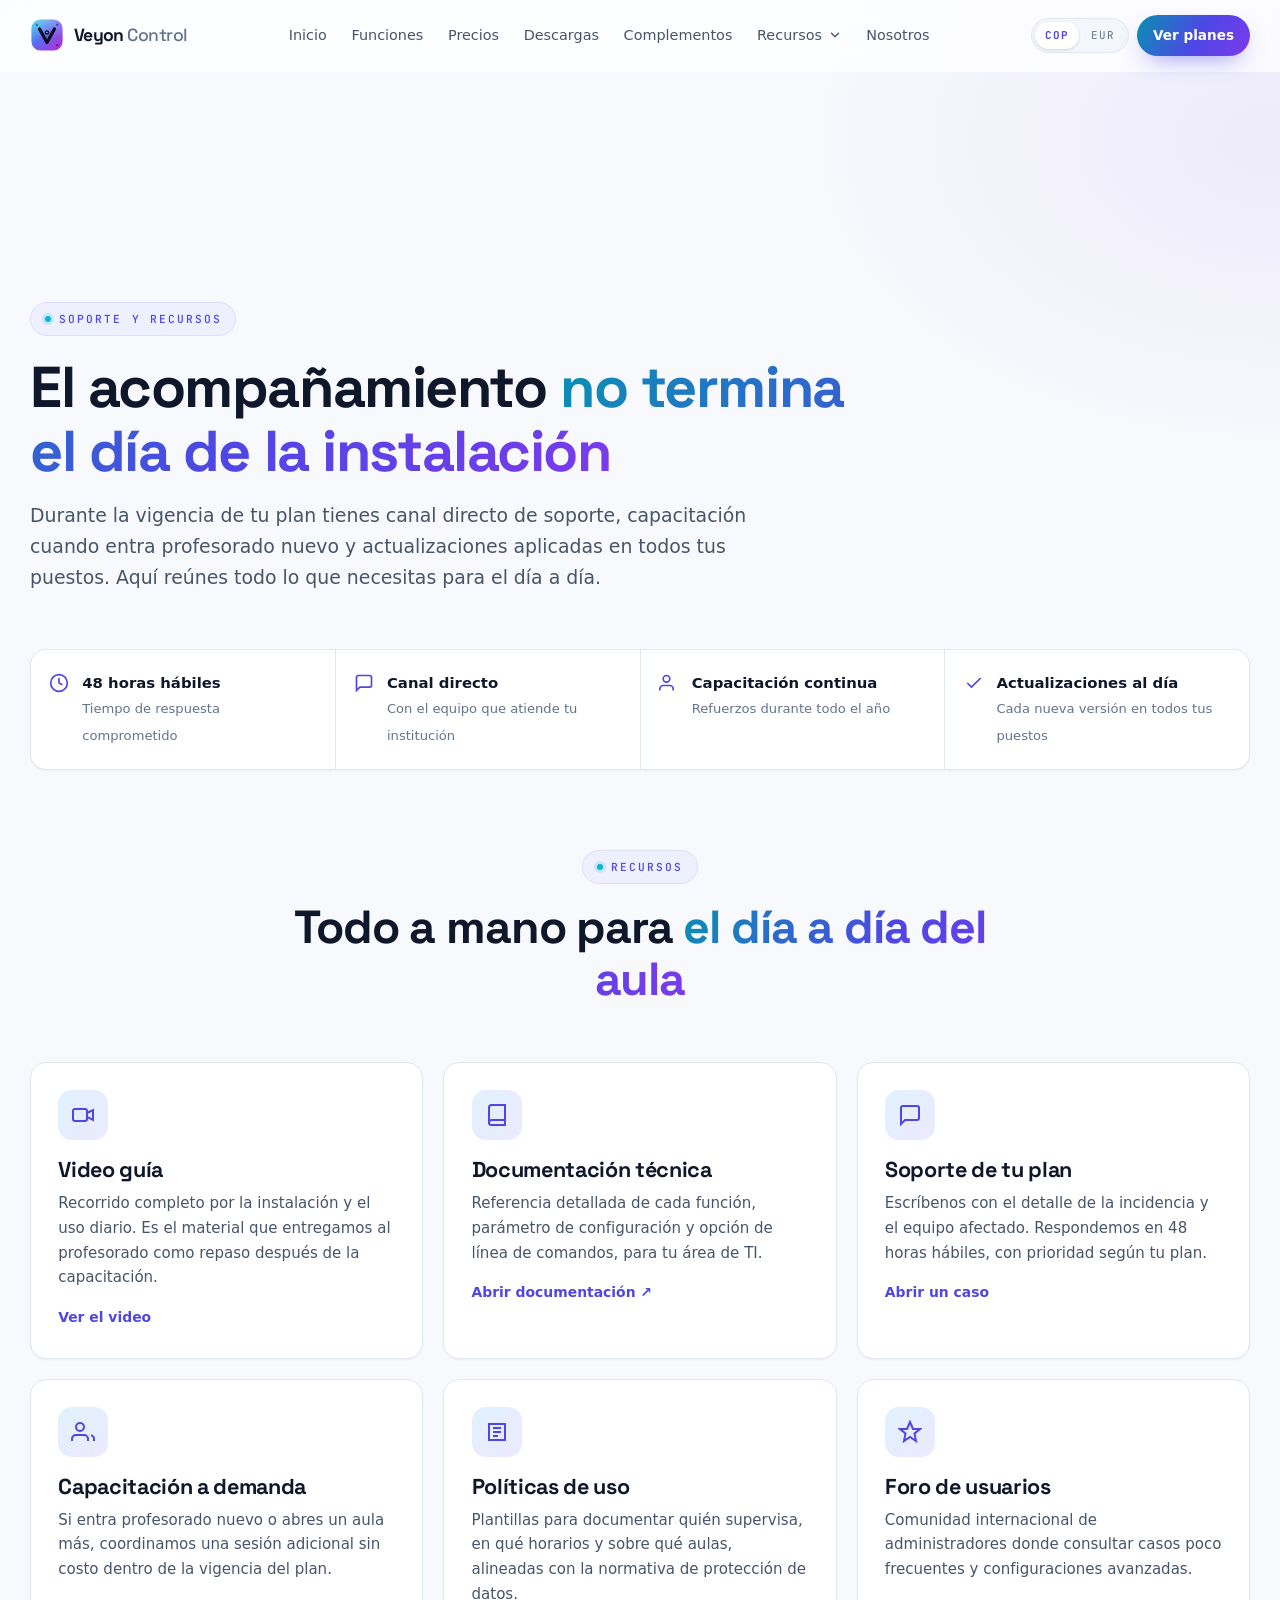
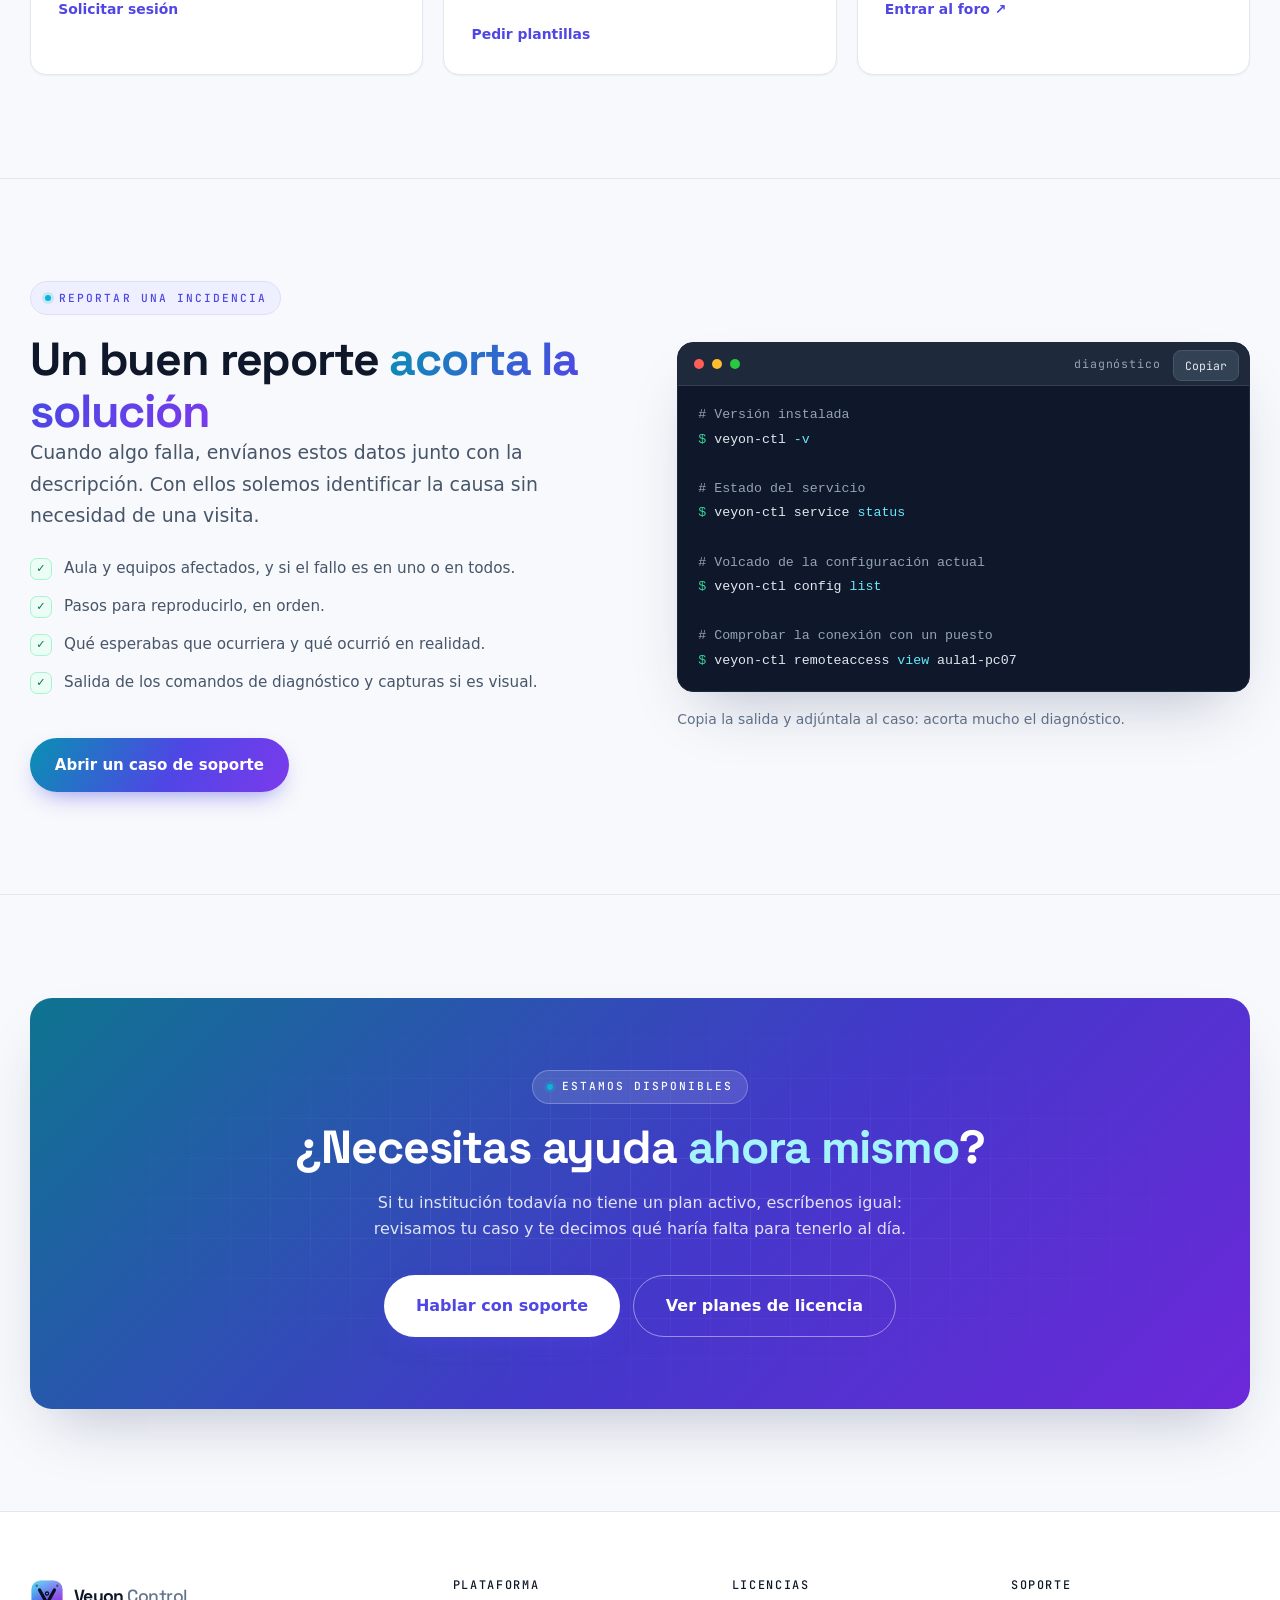
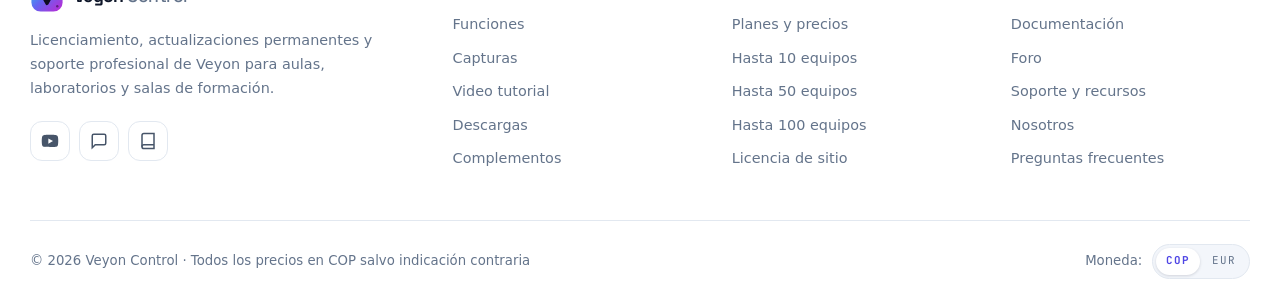
<file: participa.html>
<!DOCTYPE html>
<html lang="es">
<head>
<meta charset="UTF-8">
<meta name="viewport" content="width=device-width, initial-scale=1">
<title>Soporte y recursos — Veyon Control</title>
<meta name="description" content="Soporte, capacitación continua, documentación y video guía para instituciones con un plan de Veyon Control activo.">
<meta name="theme-color" content="#05070f">
<link rel="icon" href="assets/img/logo.svg" type="image/svg+xml">
<link rel="alternate icon" href="assets/img/favicon.png">
<link rel="preconnect" href="https://fonts.googleapis.com">
<link rel="preconnect" href="https://fonts.gstatic.com" crossorigin>
<link href="https://fonts.googleapis.com/css2?family=Space+Grotesk:wght@400;500;600;700&family=JetBrains+Mono:wght@400;500;600&display=swap" rel="stylesheet">
<link rel="stylesheet" href="css/style.css">
</head>
<body>

<div class="scroll-progress"></div>
<div class="bg-grid"></div>
<div class="bg-orb orb-1"></div>
<div class="bg-orb orb-3"></div>
<canvas id="fx-canvas"></canvas>
<div class="bg-noise"></div>

<header class="nav">
  <div class="container">
    <a class="brand" href="index.html">
      <img src="assets/img/logo.svg" alt="Logotipo de Veyon Control" width="34" height="34">
      <span>Veyon<b>Control</b></span>
    </a>

    <nav class="nav-links" id="menu">
      <a href="index.html">Inicio</a>
      <a href="index.html#funciones">Funciones</a>
      <a href="index.html#planes">Precios</a>
      <a href="descargas.html">Descargas</a>
      <a href="complementos.html">Complementos</a>
      <div class="has-sub">
        <button type="button" class="sub-toggle" aria-expanded="false">Recursos
          <svg viewBox="0 0 24 24" fill="none" stroke="currentColor" stroke-width="2.2" stroke-linecap="round" stroke-linejoin="round"><polyline points="6 9 12 15 18 9"></polyline></svg>
        </button>
        <div class="sub-menu">
          <a href="index.html#video">Video tutorial</a>
          <a href="https://docs.veyon.io/es/latest/" class="ext" target="_blank" rel="noopener">Documentación</a>
          <a href="https://veyon.nodebb.com" class="ext" target="_blank" rel="noopener">Foro</a>
          <a href="https://veyon.io/blog/" class="ext" target="_blank" rel="noopener">Noticias</a>
          <a href="participa.html">Soporte</a>
        </div>
      </div>
      <a href="acerca.html">Nosotros</a>
    </nav>

    <div class="nav-cta">
      <div class="cur-switch" role="group" aria-label="Selector de moneda">
        <button type="button" data-cur="COP">COP</button>
        <button type="button" data-cur="EUR">EUR</button>
      </div>
      <a href="index.html#planes" class="btn btn-primary btn-sm">Ver planes</a>
      <button class="burger" aria-label="Abrir menú" aria-expanded="false" aria-controls="menu"><span></span></button>
    </div>
  </div>
</header>

<main>

<section class="page-hero">
  <div class="container">
    <div class="section-head left reveal in" style="max-width:840px">
      <span class="eyebrow">Soporte y recursos</span>
      <h1 style="font-size:clamp(2.2rem,5vw,3.6rem)">El acompañamiento <span class="grad-text">no termina el día de la instalación</span></h1>
      <p class="lead mt-2">Durante la vigencia de tu plan tienes canal directo de soporte, capacitación cuando entra profesorado nuevo y actualizaciones aplicadas en todos tus puestos. Aquí reúnes todo lo que necesitas para el día a día.</p>
    </div>

    <div class="assurance reveal in" data-d="1">
      <div><svg viewBox="0 0 24 24" fill="none" stroke="currentColor" stroke-width="2"><circle cx="12" cy="12" r="10"></circle><path d="M12 6v6l4 2"></path></svg><div><b>48 horas hábiles</b><span>Tiempo de respuesta comprometido</span></div></div>
      <div><svg viewBox="0 0 24 24" fill="none" stroke="currentColor" stroke-width="2"><path d="M21 15a2 2 0 0 1-2 2H7l-4 4V5a2 2 0 0 1 2-2h14a2 2 0 0 1 2 2z"></path></svg><div><b>Canal directo</b><span>Con el equipo que atiende tu institución</span></div></div>
      <div><svg viewBox="0 0 24 24" fill="none" stroke="currentColor" stroke-width="2"><path d="M17 21v-2a4 4 0 0 0-4-4H5a4 4 0 0 0-4 4v2"></path><circle cx="9" cy="7" r="4"></circle></svg><div><b>Capacitación continua</b><span>Refuerzos durante todo el año</span></div></div>
      <div><svg viewBox="0 0 24 24" fill="none" stroke="currentColor" stroke-width="2"><path d="M20 6L9 17l-5-5"></path></svg><div><b>Actualizaciones al día</b><span>Cada nueva versión en todos tus puestos</span></div></div>
    </div>
  </div>
</section>

<section style="padding-top:clamp(1rem,3vw,2rem)">
  <div class="container">
    <div class="section-head reveal">
      <span class="eyebrow">Recursos</span>
      <h2>Todo a mano para <span class="grad-text">el día a día del aula</span></h2>
    </div>

    <div class="grid g-3">

      <article class="card reveal" data-d="1">
        <div class="ic"><svg viewBox="0 0 24 24" fill="none" stroke="currentColor" stroke-width="2"><rect x="2" y="6" width="14" height="12" rx="2"></rect><path d="M16 10l6-3v10l-6-3z"></path></svg></div>
        <h3>Video guía</h3>
        <p>Recorrido completo por la instalación y el uso diario. Es el material que entregamos al profesorado como repaso después de la capacitación.</p>
        <a class="dl-link mt-2" href="index.html#video">Ver el video</a>
      </article>

      <article class="card reveal" data-d="2">
        <div class="ic"><svg viewBox="0 0 24 24" fill="none" stroke="currentColor" stroke-width="2"><path d="M4 19.5A2.5 2.5 0 0 1 6.5 17H20"></path><path d="M6.5 2H20v20H6.5A2.5 2.5 0 0 1 4 19.5v-15A2.5 2.5 0 0 1 6.5 2z"></path></svg></div>
        <h3>Documentación técnica</h3>
        <p>Referencia detallada de cada función, parámetro de configuración y opción de línea de comandos, para tu área de TI.</p>
        <a class="dl-link mt-2" href="https://docs.veyon.io/es/latest/" target="_blank" rel="noopener">Abrir documentación ↗</a>
      </article>

      <article class="card reveal" data-d="3">
        <div class="ic"><svg viewBox="0 0 24 24" fill="none" stroke="currentColor" stroke-width="2"><path d="M21 15a2 2 0 0 1-2 2H7l-4 4V5a2 2 0 0 1 2-2h14a2 2 0 0 1 2 2z"></path></svg></div>
        <h3>Soporte de tu plan</h3>
        <p>Escríbenos con el detalle de la incidencia y el equipo afectado. Respondemos en 48 horas hábiles, con prioridad según tu plan.</p>
        <a class="dl-link mt-2" href="index.html#contacto">Abrir un caso</a>
      </article>

      <article class="card reveal" data-d="1">
        <div class="ic"><svg viewBox="0 0 24 24" fill="none" stroke="currentColor" stroke-width="2"><path d="M17 21v-2a4 4 0 0 0-4-4H5a4 4 0 0 0-4 4v2"></path><circle cx="9" cy="7" r="4"></circle><path d="M23 21v-2a4 4 0 0 0-3-3.9"></path></svg></div>
        <h3>Capacitación a demanda</h3>
        <p>Si entra profesorado nuevo o abres un aula más, coordinamos una sesión adicional sin costo dentro de la vigencia del plan.</p>
        <a class="dl-link mt-2" href="index.html#contacto">Solicitar sesión</a>
      </article>

      <article class="card reveal" data-d="2">
        <div class="ic"><svg viewBox="0 0 24 24" fill="none" stroke="currentColor" stroke-width="2"><path d="M4 4h16v16H4z"></path><path d="M8 8h8M8 12h8M8 16h5"></path></svg></div>
        <h3>Políticas de uso</h3>
        <p>Plantillas para documentar quién supervisa, en qué horarios y sobre qué aulas, alineadas con la normativa de protección de datos.</p>
        <a class="dl-link mt-2" href="index.html#contacto">Pedir plantillas</a>
      </article>

      <article class="card reveal" data-d="3">
        <div class="ic"><svg viewBox="0 0 24 24" fill="none" stroke="currentColor" stroke-width="2"><path d="M12 2l3 7h7l-5.5 4.5L18 21l-6-4-6 4 1.5-7.5L2 9h7z"></path></svg></div>
        <h3>Foro de usuarios</h3>
        <p>Comunidad internacional de administradores donde consultar casos poco frecuentes y configuraciones avanzadas.</p>
        <a class="dl-link mt-2" href="https://veyon.nodebb.com" target="_blank" rel="noopener">Entrar al foro ↗</a>
      </article>

    </div>
  </div>
</section>

<section style="background:rgba(255,255,255,.012);border-block:1px solid var(--stroke)">
  <div class="container">
    <div class="hero-grid" style="align-items:center">
      <div class="reveal">
        <span class="eyebrow">Reportar una incidencia</span>
        <h2>Un buen reporte <span class="grad-text">acorta la solución</span></h2>
        <p class="lead mb-3">Cuando algo falla, envíanos estos datos junto con la descripción. Con ellos solemos identificar la causa sin necesidad de una visita.</p>
        <ul class="fr-list">
          <li><span class="chk">✓</span><span>Aula y equipos afectados, y si el fallo es en uno o en todos.</span></li>
          <li><span class="chk">✓</span><span>Pasos para reproducirlo, en orden.</span></li>
          <li><span class="chk">✓</span><span>Qué esperabas que ocurriera y qué ocurrió en realidad.</span></li>
          <li><span class="chk">✓</span><span>Salida de los comandos de diagnóstico y capturas si es visual.</span></li>
        </ul>
        <a class="btn btn-primary mt-2" href="index.html#contacto">Abrir un caso de soporte</a>
      </div>

      <div class="reveal" data-d="2">
        <div class="terminal">
          <header><i></i><i></i><i></i><small>diagnóstico</small><button class="copy-btn" data-copy="#cmd-diag">Copiar</button></header>
          <pre id="cmd-diag"><span class="c-m"># Versión instalada</span>
<span class="c-p">$</span> veyon-ctl <span class="c-c">-v</span>

<span class="c-m"># Estado del servicio</span>
<span class="c-p">$</span> veyon-ctl service <span class="c-c">status</span>

<span class="c-m"># Volcado de la configuración actual</span>
<span class="c-p">$</span> veyon-ctl config <span class="c-c">list</span>

<span class="c-m"># Comprobar la conexión con un puesto</span>
<span class="c-p">$</span> veyon-ctl remoteaccess <span class="c-c">view</span> aula1-pc07</pre>
        </div>
        <p class="small muted mt-2">Copia la salida y adjúntala al caso: acorta mucho el diagnóstico.</p>
      </div>
    </div>
  </div>
</section>

<section>
  <div class="container">
    <div class="cta reveal">
      <span class="eyebrow">Estamos disponibles</span>
      <h2>¿Necesitas ayuda <span class="grad-text">ahora mismo</span>?</h2>
      <p>Si tu institución todavía no tiene un plan activo, escríbenos igual: revisamos tu caso y te decimos qué haría falta para tenerlo al día.</p>
      <div class="hero-actions">
        <a class="btn btn-primary btn-lg" href="index.html#contacto">Hablar con soporte</a>
        <a class="btn btn-ghost btn-lg" href="index.html#planes">Ver planes de licencia</a>
      </div>
    </div>
  </div>
</section>

</main>

<footer>
  <div class="container">
    <div class="foot-grid">
      <div class="foot-brand">
        <a class="brand" href="index.html">
      <img src="assets/img/logo.svg" alt="Logotipo de Veyon Control" width="34" height="34">
      <span>Veyon<b>Control</b></span>
    </a>
        <p>Licenciamiento, actualizaciones permanentes y soporte profesional de Veyon para aulas, laboratorios y salas de formación.</p>
        <div class="socials">
          <a href="https://youtu.be/MP0ypeqDndM" target="_blank" rel="noopener" aria-label="Video tutorial en YouTube"><svg viewBox="0 0 24 24" fill="currentColor"><path d="M23 12s0-3.8-.5-5.6c-.3-1-1-1.8-2-2.1C18.7 3.8 12 3.8 12 3.8s-6.7 0-8.5.5c-1 .3-1.7 1.1-2 2.1C1 8.2 1 12 1 12s0 3.8.5 5.6c.3 1 1 1.8 2 2.1 1.8.5 8.5.5 8.5.5s6.7 0 8.5-.5c1-.3 1.7-1.1 2-2.1.5-1.8.5-5.6.5-5.6zM9.8 15.5v-7l6.2 3.5-6.2 3.5z"/></svg></a>
          <a href="https://veyon.nodebb.com" target="_blank" rel="noopener" aria-label="Foro"><svg viewBox="0 0 24 24" fill="none" stroke="currentColor" stroke-width="2"><path d="M21 15a2 2 0 0 1-2 2H7l-4 4V5a2 2 0 0 1 2-2h14a2 2 0 0 1 2 2z"></path></svg></a>
          <a href="https://docs.veyon.io/es/latest/" target="_blank" rel="noopener" aria-label="Documentación"><svg viewBox="0 0 24 24" fill="none" stroke="currentColor" stroke-width="2"><path d="M4 19.5A2.5 2.5 0 0 1 6.5 17H20"></path><path d="M6.5 2H20v20H6.5A2.5 2.5 0 0 1 4 19.5v-15A2.5 2.5 0 0 1 6.5 2z"></path></svg></a>
        </div>
      </div>
      <div class="foot-col">
        <h4>Plataforma</h4>
        <a href="index.html#funciones">Funciones</a>
        <a href="index.html#capturas">Capturas</a>
        <a href="index.html#video">Video tutorial</a>
        <a href="descargas.html">Descargas</a>
        <a href="complementos.html">Complementos</a>
      </div>
      <div class="foot-col">
        <h4>Licencias</h4>
        <a href="index.html#planes">Planes y precios</a>
        <a href="index.html#planes">Hasta 10 equipos</a>
        <a href="index.html#planes">Hasta 50 equipos</a>
        <a href="index.html#planes">Hasta 100 equipos</a>
        <a href="index.html#planes">Licencia de sitio</a>
      </div>
      <div class="foot-col">
        <h4>Soporte</h4>
        <a href="https://docs.veyon.io/es/latest/" target="_blank" rel="noopener">Documentación</a>
        <a href="https://veyon.nodebb.com" target="_blank" rel="noopener">Foro</a>
        <a href="participa.html">Soporte y recursos</a>
        <a href="acerca.html">Nosotros</a>
        <a href="index.html#faq">Preguntas frecuentes</a>
      </div>
    </div>

    <div class="foot-bottom">
      <span>© <span data-year>2026</span> Veyon Control · Todos los precios en COP salvo indicación contraria</span>
      <div class="langs">
        <span class="muted" style="align-self:center">Moneda:</span>
        <div class="cur-switch" role="group" aria-label="Selector de moneda">
        <button type="button" data-cur="COP">COP</button>
        <button type="button" data-cur="EUR">EUR</button>
      </div>
      </div>
    </div>
  </div>
</footer>

<button class="to-top" aria-label="Volver arriba">
  <svg width="20" height="20" viewBox="0 0 24 24" fill="none" stroke="currentColor" stroke-width="2" stroke-linecap="round" stroke-linejoin="round"><line x1="12" y1="19" x2="12" y2="5"></line><polyline points="5 12 12 5 19 12"></polyline></svg>
</button>

<script src="js/app.js"></script>
</body>
</html>
</file>
<file: css/style.css>
/* ============================================================
   Veyon Control — hoja de estilos del sitio público
   Tema claro, limpio y de alto contraste
   ============================================================ */

/* ---------- Reset ---------- */
*,*::before,*::after{box-sizing:border-box;margin:0;padding:0}
html{scroll-behavior:smooth;-webkit-text-size-adjust:100%}
img,svg{display:block;max-width:100%}
img{height:auto}
button,input,select,textarea{font:inherit;color:inherit}
a{color:inherit;text-decoration:none}
ul,ol{list-style:none}

/* ---------- Tokens ---------- */
:root{
  --bg:#f7f9fc;
  --bg-2:#eef3fa;
  --surface:#ffffff;
  --surface-2:#f3f6fb;
  --stroke:#e2e8f0;
  --stroke-strong:#cbd5e1;
  --txt:#0f172a;
  --txt-dim:#475569;
  --txt-mute:#64748b;

  --cyan:#0e7490;
  --cyan-bright:#06b6d4;
  --blue:#2563eb;
  --brand:#4f46e5;
  --violet:#6d28d9;
  --green:#047857;
  --green-bg:#ecfdf5;
  --amber:#b45309;

  --grad-main:linear-gradient(120deg,#0891b2 0%,#4f46e5 55%,#7c3aed 100%);
  --grad-soft:linear-gradient(135deg,#e0f2fe,#ede9fe);

  --radius:16px;
  --radius-lg:22px;
  --radius-sm:10px;
  --shadow-sm:0 1px 2px rgba(15,23,42,.05);
  --shadow:0 1px 2px rgba(15,23,42,.04),0 18px 40px -18px rgba(15,23,42,.18);
  --shadow-lg:0 30px 60px -24px rgba(30,41,82,.28);
  --ring:0 0 0 4px rgba(79,70,229,.14);

  --maxw:1220px;
  --nav-h:72px;
  --ff:"Inter",system-ui,-apple-system,"Segoe UI",Roboto,sans-serif;
  --ff-head:"Space Grotesk","Inter",system-ui,sans-serif;
  --ff-mono:"JetBrains Mono",ui-monospace,"SF Mono",Consolas,monospace;
}

/* ---------- Base ---------- */
body{
  font-family:var(--ff);
  background:
    radial-gradient(900px 520px at 8% -8%,rgba(6,182,212,.10),transparent 60%),
    radial-gradient(800px 520px at 100% 4%,rgba(124,58,237,.08),transparent 60%),
    var(--bg);
  background-repeat:no-repeat;
  color:var(--txt);
  line-height:1.65;
  overflow-x:hidden;
  -webkit-font-smoothing:antialiased;
}
body.nav-open{overflow:hidden}
::selection{background:#c7d2fe;color:var(--txt)}
:focus-visible{outline:3px solid rgba(79,70,229,.45);outline-offset:2px;border-radius:6px}
.skip-link{position:absolute;left:1rem;top:-60px;z-index:200;background:var(--txt);color:#fff;padding:.6rem 1rem;border-radius:10px}
.skip-link:focus{top:1rem}
.link{color:var(--brand);font-weight:500;text-decoration:underline;text-decoration-color:rgba(79,70,229,.3);text-underline-offset:3px}
.link:hover{text-decoration-color:currentColor}
.hp{position:absolute!important;left:-10000px;width:1px;height:1px;overflow:hidden}

/* ---------- Layout ---------- */
.container{width:min(100% - 2.5rem,var(--maxw));margin-inline:auto}
section{position:relative;padding:clamp(4rem,8vw,6.5rem) 0}
.section-alt{background:linear-gradient(180deg,#ffffff,#f5f8fd);border-block:1px solid var(--stroke)}
.section-head{max-width:720px;margin:0 auto clamp(2.5rem,5vw,3.5rem);text-align:center}
.section-head.left{margin-inline:0;text-align:left}

/* ---------- Tipografía ---------- */
h1,h2,h3,h4{font-family:var(--ff-head);line-height:1.12;letter-spacing:-.025em;font-weight:700;color:var(--txt)}
h1{font-size:clamp(2.5rem,6vw,4.3rem)}
h2{font-size:clamp(1.9rem,4.2vw,2.9rem)}
h3{font-size:clamp(1.12rem,2vw,1.35rem);letter-spacing:-.015em}
.grad-text{background:var(--grad-main);-webkit-background-clip:text;background-clip:text;color:transparent}
.lead{font-size:clamp(1.02rem,1.5vw,1.18rem);color:var(--txt-dim);max-width:64ch}
.eyebrow{
  display:inline-flex;align-items:center;gap:.55rem;
  font-family:var(--ff-mono);font-size:.7rem;font-weight:500;
  letter-spacing:.18em;text-transform:uppercase;color:var(--brand);
  padding:.42rem .85rem;border:1px solid #dcdffb;
  border-radius:999px;background:#eef0ff;margin-bottom:1.15rem;
}
.eyebrow::before{content:"";width:6px;height:6px;border-radius:50%;background:var(--cyan-bright);box-shadow:0 0 0 3px rgba(6,182,212,.18)}

/* ---------- Botones ---------- */
.btn{
  position:relative;display:inline-flex;align-items:center;justify-content:center;gap:.55rem;
  padding:.9rem 1.55rem;border-radius:999px;border:1px solid var(--stroke-strong);
  background:var(--surface);font-weight:600;font-size:.94rem;cursor:pointer;color:var(--txt);
  transition:transform .2s ease,box-shadow .2s ease,border-color .2s,background-color .2s,color .2s;
  white-space:nowrap;box-shadow:var(--shadow-sm);
}
.btn:hover{transform:translateY(-1px);border-color:#94a3b8;box-shadow:var(--shadow)}
.btn:active{transform:translateY(0)}
.btn-primary{
  border:none;color:#fff;background:var(--grad-main);
  box-shadow:0 10px 24px -10px rgba(79,70,229,.65);
}
.btn-primary:hover{color:#fff;box-shadow:0 16px 32px -12px rgba(79,70,229,.75);filter:saturate(1.1) brightness(1.03)}
.btn-dark{background:var(--txt);border-color:var(--txt);color:#fff}
.btn-dark:hover{background:#1e293b;border-color:#1e293b;color:#fff}
.btn-ghost{background:transparent;box-shadow:none}
.btn-ghost:hover{background:var(--surface)}
.btn-lg{padding:1.05rem 2rem;font-size:1rem}
.btn-sm{padding:.55rem 1rem;font-size:.85rem}
.btn svg{width:18px;height:18px;flex:none}

/* ---------- Navegación ---------- */
.nav{
  position:fixed;top:0;left:0;right:0;height:var(--nav-h);z-index:100;
  display:flex;align-items:center;
  background:rgba(255,255,255,.72);
  backdrop-filter:blur(14px) saturate(160%);-webkit-backdrop-filter:blur(14px) saturate(160%);
  border-bottom:1px solid transparent;
  transition:border-color .3s,box-shadow .3s,height .3s,background-color .3s;
}
.nav.scrolled{background:rgba(255,255,255,.92);border-bottom-color:var(--stroke);box-shadow:0 6px 24px -18px rgba(15,23,42,.35);height:64px}
.nav .container{display:flex;align-items:center;justify-content:space-between;gap:1rem}
.brand{display:flex;align-items:center;gap:.6rem;font-family:var(--ff-head);font-weight:700;font-size:1.1rem}
.brand img{height:34px;width:34px}
.brand span{display:flex;align-items:baseline;gap:.2rem;letter-spacing:-.03em;line-height:1}
.brand span b{font-weight:500;color:var(--txt-mute)}
.nav-links{display:flex;align-items:center;gap:.1rem;flex:1;justify-content:center}
.nav-links > a,.sub-toggle{
  position:relative;white-space:nowrap;font-size:.9rem;font-weight:500;padding:.5rem .72rem;border-radius:10px;
  color:var(--txt-dim);background:none;border:none;cursor:pointer;transition:color .2s,background-color .2s;
}
.nav-links > a:hover,.sub-toggle:hover{color:var(--txt);background:var(--surface-2)}
.nav-links > a.active{color:var(--txt)}
.nav-links > a.active::after{content:"";position:absolute;left:.72rem;right:.72rem;bottom:.2rem;height:2px;background:var(--grad-main);border-radius:2px}
.nav-links a.ext::after{content:"\2197";font-size:.7em;opacity:.55;margin-left:.25rem}
.nav-account-mobile{display:none!important}
.nav-cta{display:flex;align-items:center;gap:.5rem}
.burger{display:none;width:44px;height:44px;border:1px solid var(--stroke);border-radius:12px;background:var(--surface);align-items:center;justify-content:center;cursor:pointer}
.burger span{display:block;width:18px;height:2px;background:var(--txt);border-radius:2px;position:relative;transition:.3s}
.burger span::before,.burger span::after{content:"";position:absolute;left:0;width:18px;height:2px;background:var(--txt);border-radius:2px;transition:.3s}
.burger span::before{top:-6px}.burger span::after{top:6px}
body.nav-open .burger span{background:transparent}
body.nav-open .burger span::before{top:0;transform:rotate(45deg)}
body.nav-open .burger span::after{top:0;transform:rotate(-45deg)}
.scroll-progress{position:fixed;top:0;left:0;height:3px;width:100%;transform-origin:0 50%;transform:scaleX(0);background:var(--grad-main);z-index:101}

.has-sub{position:relative}
.sub-toggle{display:inline-flex;align-items:center;gap:.35rem}
.sub-toggle svg{width:14px;height:14px;transition:transform .25s}
.has-sub.open .sub-toggle{color:var(--txt);background:var(--surface-2)}
.has-sub.open .sub-toggle svg{transform:rotate(180deg)}
.sub-menu{
  position:absolute;top:calc(100% + .5rem);left:50%;transform:translate(-50%,8px);
  min-width:230px;padding:.45rem;border-radius:14px;border:1px solid var(--stroke);
  background:#fff;box-shadow:var(--shadow-lg);
  opacity:0;visibility:hidden;transition:opacity .2s,transform .2s,visibility .2s;z-index:20;
}
.has-sub.open .sub-menu{opacity:1;visibility:visible;transform:translate(-50%,0)}
.sub-menu a{display:block;padding:.6rem .8rem;border-radius:9px;font-size:.9rem;color:var(--txt-dim)}
.sub-menu a:hover{background:var(--surface-2);color:var(--brand)}

.cur-switch{display:inline-flex;padding:3px;border-radius:999px;border:1px solid var(--stroke);background:var(--surface-2);gap:2px}
.cur-switch button{
  padding:.3rem .66rem;border:none;background:none;cursor:pointer;border-radius:999px;
  font-family:var(--ff-mono);font-size:.68rem;letter-spacing:.06em;color:var(--txt-mute);transition:.2s;
}
.cur-switch button:hover{color:var(--txt)}
.cur-switch button.on{background:#fff;color:var(--brand);font-weight:700;box-shadow:0 1px 3px rgba(15,23,42,.15)}

@media(max-width:1180px){
  .nav-links{
    position:fixed;inset:var(--nav-h) 0 0;flex-direction:column;align-items:stretch;justify-content:flex-start;
    gap:.1rem;padding:1.2rem 1.25rem 4rem;background:#fff;
    transform:translateX(100%);transition:transform .35s cubic-bezier(.4,0,.2,1);overflow-y:auto;visibility:hidden;
  }
  body.nav-open .nav-links{transform:translateX(0);visibility:visible}
  .nav.scrolled .nav-links{inset:64px 0 0}
  .nav-links > a,.sub-toggle{padding:.95rem 1rem;font-size:1.02rem;border-bottom:1px solid var(--stroke);border-radius:0;width:100%;text-align:left}
  .sub-toggle{justify-content:space-between}
  .nav-links > a.active::after{display:none}
  .nav-account-mobile{display:block!important;color:var(--brand)!important;font-weight:600!important}
  .burger{display:flex}
  .nav-cta .btn{display:none}
  .has-sub{width:100%}
  .sub-menu{
    position:static;transform:none;min-width:0;opacity:1;visibility:visible;display:none;
    padding:.3rem 0 .6rem;border:none;background:none;box-shadow:none;
  }
  .has-sub.open .sub-menu{display:block;transform:none}
  .sub-menu a{padding:.7rem 1.6rem}
}
@media(max-width:420px){
  .brand span b{display:none}
  .cur-switch button{padding:.3rem .5rem}
}

/* ---------- Hero ---------- */
.hero{padding-top:calc(var(--nav-h) + clamp(2.5rem,6vw,5rem));padding-bottom:clamp(3rem,6vw,5rem)}
.hero-grid{display:grid;grid-template-columns:1.02fr .98fr;gap:clamp(2rem,4vw,4rem);align-items:center}
.hero h1{margin-bottom:1.3rem}
.hero .lead{margin-bottom:2rem}
.hero-actions{display:flex;flex-wrap:wrap;gap:.8rem;margin-bottom:2.2rem}
.hero-meta{display:flex;flex-wrap:wrap;gap:1.4rem;font-size:.86rem;color:var(--txt-mute)}
.hero-meta div{display:flex;align-items:center;gap:.5rem}
.hero-meta b{color:var(--txt);font-family:var(--ff-mono);font-weight:500}
.dot{width:8px;height:8px;border-radius:50%;background:#10b981;box-shadow:0 0 0 3px rgba(16,185,129,.2)}

.hero-visual{position:relative}
.hero-visual .frame{transform:perspective(1400px) rotateY(-7deg) rotateX(3deg);transition:transform .6s cubic-bezier(.2,.8,.2,1)}
.hero-visual:hover .frame{transform:perspective(1400px) rotateY(-2deg) rotateX(1deg)}
.frame{
  position:relative;border-radius:var(--radius-lg);border:1px solid var(--stroke);
  background:#fff;padding:.5rem;box-shadow:var(--shadow-lg);
}
.frame img{border-radius:calc(var(--radius-lg) - 8px);width:100%}
.frame-bar{display:flex;gap:6px;padding:.45rem .65rem .6rem}
.frame-bar i{width:10px;height:10px;border-radius:50%}
.frame-bar i:nth-child(1){background:#ff5f57}.frame-bar i:nth-child(2){background:#febc2e}.frame-bar i:nth-child(3){background:#28c840}

.float-card{
  position:absolute;display:flex;align-items:center;gap:.7rem;padding:.75rem 1rem;
  background:#fff;border:1px solid var(--stroke);
  border-radius:14px;box-shadow:var(--shadow-lg);font-size:.82rem;font-weight:600;
  animation:float 6s ease-in-out infinite;
}
.float-card .ic{width:32px;height:32px;border-radius:9px;display:grid;place-items:center;background:var(--grad-soft);color:var(--brand)}
.float-card small{display:block;font-weight:400;color:var(--txt-mute);font-size:.72rem}
.fc-1{top:6%;left:-6%;animation-delay:-1s}
.fc-2{bottom:8%;right:-4%;animation-delay:-3s}
@keyframes float{0%,100%{transform:translateY(0)}50%{transform:translateY(-10px)}}

@media(max-width:980px){
  .hero-grid{grid-template-columns:1fr;gap:2.5rem}
  .hero-visual .frame{transform:none}
  .float-card{display:none}
}

/* ---------- Marquesina ---------- */
.marquee{border-block:1px solid var(--stroke);background:#fff;padding:1rem 0;overflow:hidden;position:relative}
.marquee::before,.marquee::after{content:"";position:absolute;top:0;bottom:0;width:12%;z-index:2;pointer-events:none}
.marquee::before{left:0;background:linear-gradient(90deg,#fff,transparent)}
.marquee::after{right:0;background:linear-gradient(270deg,#fff,transparent)}
.marquee-track{display:flex;gap:3rem;width:max-content;animation:scrollX 38s linear infinite}
.marquee:hover .marquee-track{animation-play-state:paused}
.marquee-track span{
  display:flex;align-items:center;gap:.6rem;font-family:var(--ff-mono);font-size:.78rem;
  letter-spacing:.1em;text-transform:uppercase;color:var(--txt-mute);white-space:nowrap;
}
.marquee-track span::before{content:"";width:5px;height:5px;border-radius:50%;background:var(--cyan-bright)}
@keyframes scrollX{to{transform:translateX(-50%)}}

/* ---------- Tarjetas / grids ---------- */
.grid{display:grid;gap:1.25rem}
.g-2{grid-template-columns:repeat(2,1fr)}
.g-3{grid-template-columns:repeat(3,1fr)}
.g-4{grid-template-columns:repeat(4,1fr)}
@media(max-width:980px){.g-3,.g-4{grid-template-columns:repeat(2,1fr)}}
@media(max-width:640px){.g-2,.g-3,.g-4{grid-template-columns:1fr}}

.card{
  position:relative;padding:1.7rem;border-radius:var(--radius);
  border:1px solid var(--stroke);background:var(--surface);box-shadow:var(--shadow-sm);
  transition:transform .3s cubic-bezier(.2,.8,.2,1),border-color .3s,box-shadow .3s;
}
.card:hover{transform:translateY(-4px);border-color:#c7d2fe;box-shadow:var(--shadow)}
.card .ic{
  width:50px;height:50px;border-radius:14px;display:grid;place-items:center;margin-bottom:1.1rem;
  background:var(--grad-soft);color:var(--brand);
}
.card .ic svg{width:24px;height:24px}
.card h3{margin-bottom:.55rem}
.card p{color:var(--txt-dim);font-size:.94rem}
.card .tag{
  position:absolute;top:1.2rem;right:1.2rem;font-family:var(--ff-mono);font-size:.6rem;
  letter-spacing:.12em;text-transform:uppercase;padding:.25rem .55rem;border-radius:6px;
  background:#f5f3ff;color:var(--violet);border:1px solid #e4dcff;
}
.card ul{margin-top:1rem;display:grid;gap:.45rem}
.card ul li{position:relative;padding-left:1.35rem;font-size:.9rem;color:var(--txt-dim)}
.card ul li::before{content:"";position:absolute;left:0;top:.6em;width:7px;height:7px;border-radius:2px;background:var(--grad-main)}

/* ---------- Bloques alternos ---------- */
.feature-row{display:grid;grid-template-columns:1fr 1fr;gap:clamp(2rem,5vw,4.5rem);align-items:center;margin-bottom:clamp(3.5rem,7vw,5.5rem)}
.feature-row:last-child{margin-bottom:0}
.feature-row.rev .fr-text{order:2}
.fr-text h2{margin-bottom:1rem}
.fr-text p{color:var(--txt-dim);margin-bottom:1.4rem}
.fr-list{display:grid;gap:.8rem;margin-bottom:1.7rem}
.fr-list li{display:flex;gap:.75rem;align-items:flex-start;font-size:.95rem;color:var(--txt-dim)}
.fr-list li b{color:var(--txt)}
.fr-list .chk{
  flex:none;width:22px;height:22px;border-radius:7px;display:grid;place-items:center;margin-top:2px;
  background:var(--green-bg);border:1px solid #a7f3d0;color:var(--green);font-size:.7rem;font-weight:700;
}
.fr-media{position:relative}
.fr-media .glow{
  position:absolute;inset:10% 8%;border-radius:50%;opacity:.45;z-index:-1;
  background:radial-gradient(closest-side,rgba(6,182,212,.35),rgba(124,58,237,.18),transparent);
}
@media(max-width:900px){
  .feature-row{grid-template-columns:1fr;gap:2rem}
  .feature-row.rev .fr-text{order:0}
}

/* ---------- Estadísticas ---------- */
.stats{display:grid;grid-template-columns:repeat(4,1fr);gap:1px;background:var(--stroke);border:1px solid var(--stroke);border-radius:var(--radius-lg);overflow:hidden;box-shadow:var(--shadow-sm)}
.stat{background:#fff;padding:1.9rem 1.4rem;text-align:center;transition:background-color .3s}
.stat:hover{background:#fafbff}
.stat b{display:block;font-size:clamp(1.9rem,3.4vw,2.7rem);font-weight:700;letter-spacing:-.04em;background:var(--grad-main);-webkit-background-clip:text;background-clip:text;color:transparent;font-family:var(--ff-head)}
.stat span{font-size:.84rem;color:var(--txt-mute)}
@media(max-width:760px){.stats{grid-template-columns:repeat(2,1fr)}}

/* ---------- Pestañas ---------- */
.tabs{display:flex;flex-wrap:wrap;gap:.5rem;justify-content:center;margin-bottom:2rem}
.tab{
  padding:.58rem 1.2rem;border-radius:999px;border:1px solid var(--stroke);background:#fff;
  font-size:.88rem;color:var(--txt-dim);cursor:pointer;transition:.2s;font-weight:500;
}
.tab:hover{color:var(--txt);border-color:var(--stroke-strong)}
.tab.active{color:#fff;background:var(--txt);border-color:var(--txt)}
.tab-panel{display:none;animation:fadeUp .45s ease}
.tab-panel.active{display:block}
.shot-caption{text-align:center;margin-top:1.1rem;color:var(--txt-mute);font-size:.9rem}
@keyframes fadeUp{from{opacity:0;transform:translateY(12px)}to{opacity:1;transform:none}}

/* ---------- Terminal (se mantiene oscura para legibilidad del código) ---------- */
.terminal{
  position:relative;border-radius:var(--radius);border:1px solid #1e293b;overflow:hidden;
  background:#0f172a;box-shadow:var(--shadow-lg);font-family:var(--ff-mono);
}
.terminal header{display:flex;align-items:center;gap:.5rem;padding:.7rem 1rem;background:#1e293b;border-bottom:1px solid #334155}
.terminal header i{width:10px;height:10px;border-radius:50%}
.terminal header i:nth-child(1){background:#ff5f57}.terminal header i:nth-child(2){background:#febc2e}.terminal header i:nth-child(3){background:#28c840}
.terminal header small{margin-left:auto;margin-right:4.5rem;color:#94a3b8;font-size:.72rem;letter-spacing:.08em}
.terminal pre{padding:1.1rem 1.25rem;font-size:.83rem;line-height:1.85;overflow-x:auto;color:#e2e8f0}
.terminal .c-p{color:#34d399}
.terminal .c-c{color:#67e8f9}
.terminal .c-m{color:#94a3b8}
.copy-btn{
  position:absolute;top:.45rem;right:.6rem;padding:.3rem .7rem;font-size:.72rem;border-radius:8px;
  background:#334155;border:1px solid #475569;cursor:pointer;color:#e2e8f0;transition:.2s;z-index:3;
}
.copy-btn:hover{background:#475569}

/* ---------- Descargas ---------- */
.page-hero{padding-top:calc(var(--nav-h) + clamp(2.5rem,6vw,4.5rem));padding-bottom:clamp(2rem,4vw,3rem)}
.os-detect{
  display:flex;flex-wrap:wrap;align-items:center;gap:1.2rem;padding:1.5rem;
  border-radius:var(--radius);border:1px solid #c7d2fe;
  background:linear-gradient(120deg,#ecfeff,#eef2ff);box-shadow:var(--shadow);
}
.os-detect .os-ic{width:56px;height:56px;border-radius:16px;display:grid;place-items:center;background:#fff;color:var(--brand);flex:none;box-shadow:var(--shadow-sm)}
.os-detect .os-ic svg{width:30px;height:30px}
.os-detect .txt{flex:1;min-width:220px}
.os-detect .txt b{display:block;font-size:1.1rem}
.os-detect .txt span{font-size:.87rem;color:var(--txt-dim)}

.dl-table{width:100%;border-collapse:collapse;font-size:.92rem}
.dl-table th{
  text-align:left;padding:.85rem 1rem;font-family:var(--ff-mono);font-size:.7rem;font-weight:500;
  letter-spacing:.12em;text-transform:uppercase;color:var(--txt-mute);border-bottom:1px solid var(--stroke);background:var(--surface-2);
}
.dl-table td{padding:.85rem 1rem;border-bottom:1px solid var(--stroke);vertical-align:middle}
.dl-table tr:last-child td{border-bottom:none}
.dl-table tbody tr:hover{background:#f8faff}
.dl-table .pkg{font-family:var(--ff-mono);font-size:.76rem;color:var(--txt-dim);word-break:break-all}
.dl-table .arch{font-family:var(--ff-mono);font-size:.72rem;padding:.2rem .5rem;border-radius:6px;background:var(--surface-2);border:1px solid var(--stroke);color:var(--txt-dim);white-space:nowrap}
.table-wrap{overflow-x:auto;border:1px solid var(--stroke);border-radius:var(--radius);background:#fff;box-shadow:var(--shadow-sm)}
.dl-link{display:inline-flex;align-items:center;gap:.45rem;color:var(--brand);font-weight:600;font-size:.87rem;white-space:nowrap}
.dl-link:hover{text-decoration:underline}
.dl-link svg{width:15px;height:15px}
#pkg-filter{border:1px solid var(--stroke)!important;background:#fff!important}
#pkg-filter:focus{border-color:#a5b4fc!important;box-shadow:var(--ring)}

.panel{padding:clamp(1.5rem,3vw,2.3rem);border-radius:var(--radius-lg);border:1px solid var(--stroke);background:#fff;box-shadow:var(--shadow-sm)}
.panel h3{margin-bottom:.85rem;display:flex;align-items:center;gap:.7rem}
.panel h3 .ic{width:38px;height:38px;border-radius:11px;display:grid;place-items:center;background:var(--grad-soft);color:var(--brand);flex:none}
.panel p{color:var(--txt-dim);font-size:.94rem}

.badge{
  display:inline-flex;align-items:center;gap:.4rem;padding:.33rem .78rem;border-radius:999px;
  font-family:var(--ff-mono);font-size:.7rem;letter-spacing:.06em;text-transform:uppercase;
  background:var(--green-bg);border:1px solid #a7f3d0;color:var(--green);
}
.badge.violet{background:#f5f3ff;border-color:#ddd6fe;color:var(--violet)}
.badge.amber{background:#fffbeb;border-color:#fde68a;color:var(--amber)}
.badge.cyan{background:#ecfeff;border-color:#a5f3fc;color:var(--cyan)}

/* ---------- Tablas de precios ---------- */
.price-table{width:100%;border-collapse:collapse;font-size:.92rem;min-width:660px}
.price-table th{padding:1rem;text-align:center;border-bottom:1px solid var(--stroke);font-size:.72rem;letter-spacing:.08em;text-transform:uppercase;color:var(--txt-mute);font-family:var(--ff-mono);font-weight:500;background:var(--surface-2)}
.price-table th:first-child,.price-table td:first-child,.price-table tbody th{text-align:left}
.price-table tbody th{font-family:var(--ff);font-size:.92rem;text-transform:none;letter-spacing:0;color:var(--txt);font-weight:600;background:none}
.price-table td{padding:1rem;text-align:center;border-bottom:1px solid var(--stroke)}
.price-table td b{font-family:var(--ff-mono);font-size:1rem;font-weight:500;color:var(--txt)}
.price-table tbody tr:hover{background:#f8faff}

/* ---------- Acordeón ---------- */
.acc{border:1px solid var(--stroke);border-radius:var(--radius);background:#fff;overflow:hidden}
.acc + .acc{margin-top:.7rem}
.acc summary{
  display:flex;align-items:center;justify-content:space-between;gap:1rem;padding:1.15rem 1.45rem;
  cursor:pointer;font-weight:600;list-style:none;transition:background-color .2s;
}
.acc summary::-webkit-details-marker{display:none}
.acc summary:hover{background:var(--surface-2)}
.acc summary::after{content:"+";font-size:1.4rem;color:var(--brand);transition:transform .3s;flex:none;line-height:1}
.acc[open]{border-color:#c7d2fe;box-shadow:var(--shadow-sm)}
.acc[open] summary::after{transform:rotate(45deg)}
.acc .acc-body{padding:0 1.45rem 1.35rem;color:var(--txt-dim);font-size:.94rem}
.acc .acc-body ul{display:grid;gap:.45rem;margin-top:.7rem}
.acc .acc-body li{position:relative;padding-left:1.3rem}
.acc .acc-body li::before{content:"";position:absolute;left:0;top:.62em;width:6px;height:6px;border-radius:50%;background:var(--brand)}

/* ---------- Pasos ---------- */
.steps{display:grid;gap:1rem;counter-reset:s}
.step{
  position:relative;display:grid;grid-template-columns:auto 1fr;gap:1.2rem;align-items:start;
  padding:1.4rem;border:1px solid var(--stroke);border-radius:var(--radius);background:#fff;
  transition:border-color .3s,transform .3s,box-shadow .3s;
}
.step:hover{border-color:#c7d2fe;transform:translateX(4px);box-shadow:var(--shadow)}
.step .num{
  counter-increment:s;width:44px;height:44px;border-radius:13px;display:grid;place-items:center;
  font-family:var(--ff-mono);font-weight:500;background:var(--grad-soft);color:var(--brand);
}
.step .num::before{content:"0" counter(s)}
.step h3{margin-bottom:.3rem}
.step p{color:var(--txt-dim);font-size:.93rem}

/* ---------- CTA ---------- */
.cta{
  position:relative;text-align:center;padding:clamp(3rem,6vw,4.5rem) clamp(1.5rem,4vw,4rem);
  border-radius:var(--radius-lg);overflow:hidden;color:#fff;
  background:linear-gradient(135deg,#0e7490 0%,#4338ca 55%,#6d28d9 100%);
  box-shadow:var(--shadow-lg);
}
.cta::before{
  content:"";position:absolute;inset:0;pointer-events:none;
  background-image:linear-gradient(rgba(255,255,255,.08) 1px,transparent 1px),linear-gradient(90deg,rgba(255,255,255,.08) 1px,transparent 1px);
  background-size:40px 40px;mask-image:radial-gradient(ellipse at center,#000,transparent 72%);
  -webkit-mask-image:radial-gradient(ellipse at center,#000,transparent 72%);
}
.cta > *{position:relative}
.cta h2{margin-bottom:1rem;color:#fff}
.cta h2 .grad-text{background:none;color:#a5f3fc}
.cta p{color:rgba(255,255,255,.85);max-width:56ch;margin:0 auto 2rem}
.cta .eyebrow{background:rgba(255,255,255,.12);border-color:rgba(255,255,255,.25);color:#fff}
.cta .hero-actions{justify-content:center;margin-bottom:0}
.cta .btn-primary{background:#fff;color:var(--brand)}
.cta .btn-primary:hover{color:var(--brand)}
.cta .btn-ghost{color:#fff;border-color:rgba(255,255,255,.45)}
.cta .btn-ghost:hover{background:rgba(255,255,255,.12)}

/* ---------- Pie ---------- */
footer{border-top:1px solid var(--stroke);background:#fff;padding-top:clamp(3rem,6vw,4.2rem)}
.foot-grid{display:grid;grid-template-columns:1.6fr repeat(3,1fr);gap:2.5rem;padding-bottom:2.8rem}
.foot-brand p{color:var(--txt-mute);font-size:.9rem;margin:1rem 0 1.3rem;max-width:38ch}
.foot-col h4{font-size:.74rem;font-family:var(--ff-mono);font-weight:500;letter-spacing:.14em;text-transform:uppercase;color:var(--txt);margin-bottom:1rem}
.foot-col a{display:block;padding:.3rem 0;color:var(--txt-mute);font-size:.9rem;transition:color .2s}
.foot-col a:hover{color:var(--brand)}
.socials{display:flex;gap:.55rem}
.socials a{
  width:40px;height:40px;border-radius:12px;display:grid;place-items:center;
  border:1px solid var(--stroke);background:#fff;color:var(--txt-dim);transition:.2s;
}
.socials a:hover{color:var(--brand);border-color:#c7d2fe;transform:translateY(-2px)}
.socials svg{width:18px;height:18px}
.foot-bottom{
  border-top:1px solid var(--stroke);padding:1.4rem 0;display:flex;flex-wrap:wrap;
  gap:1rem;justify-content:space-between;align-items:center;font-size:.83rem;color:var(--txt-mute);
}
.foot-bottom .langs{display:flex;gap:.6rem;flex-wrap:wrap;align-items:center}
.disclaimer{font-size:.78rem;color:var(--txt-mute);padding-bottom:1.5rem;max-width:95ch;line-height:1.7}
@media(max-width:900px){.foot-grid{grid-template-columns:1fr 1fr}}
@media(max-width:560px){.foot-grid{grid-template-columns:1fr}}

/* ---------- Utilidades ---------- */
.center{text-align:center}
.mt-1{margin-top:.5rem}.mt-2{margin-top:1rem}.mt-3{margin-top:1.6rem}.mt-4{margin-top:2.4rem}.mt-5{margin-top:3.4rem}
.mb-2{margin-bottom:1rem}.mb-3{margin-bottom:1.6rem}.mb-4{margin-bottom:2.4rem}
.rel{position:relative}
.divider{height:1px;background:linear-gradient(90deg,transparent,var(--stroke),transparent)}
.anchor{scroll-margin-top:90px}
.muted{color:var(--txt-mute)}
.small{font-size:.87rem}
.flex{display:flex;flex-wrap:wrap;gap:.8rem;align-items:center}
.grad-line{height:2px;width:64px;border-radius:2px;background:var(--grad-main);margin:1.2rem 0}

/* ---------- Aparición al hacer scroll ---------- */
.js .reveal{opacity:0;transform:translateY(20px);transition:opacity .6s cubic-bezier(.2,.8,.2,1),transform .6s cubic-bezier(.2,.8,.2,1)}
.js .reveal.in{opacity:1;transform:none}
.reveal[data-d="1"]{transition-delay:.06s}
.reveal[data-d="2"]{transition-delay:.12s}
.reveal[data-d="3"]{transition-delay:.18s}
.reveal[data-d="4"]{transition-delay:.24s}

/* ---------- Volver arriba ---------- */
.to-top{
  position:fixed;right:1.3rem;bottom:1.3rem;width:46px;height:46px;border-radius:14px;z-index:90;
  display:grid;place-items:center;cursor:pointer;opacity:0;pointer-events:none;transform:translateY(12px);
  background:#fff;border:1px solid var(--stroke);transition:.3s;color:var(--txt-dim);box-shadow:var(--shadow);
}
.to-top.show{opacity:1;pointer-events:auto;transform:none}
.to-top:hover{color:var(--brand);border-color:#c7d2fe}

@media (prefers-reduced-motion:reduce){
  *{animation-duration:.01ms!important;animation-iteration-count:1!important;transition-duration:.01ms!important;scroll-behavior:auto!important}
  .js .reveal{opacity:1;transform:none}
}

/* ---------- Planes ---------- */
.plans{display:grid;grid-template-columns:repeat(4,1fr);gap:1.1rem;align-items:stretch}
@media(max-width:1080px){.plans{grid-template-columns:repeat(2,1fr)}}
@media(max-width:620px){.plans{grid-template-columns:1fr}}

.plan{
  position:relative;display:flex;flex-direction:column;padding:1.8rem 1.5rem;
  border-radius:var(--radius-lg);border:1px solid var(--stroke);background:#fff;box-shadow:var(--shadow-sm);
  transition:transform .3s cubic-bezier(.2,.8,.2,1),border-color .3s,box-shadow .3s;
}
.plan:hover{transform:translateY(-6px);border-color:#c7d2fe;box-shadow:var(--shadow-lg)}
.plan.featured{
  border:2px solid transparent;
  background:linear-gradient(#fff,#fff) padding-box,var(--grad-main) border-box;
  box-shadow:0 28px 60px -30px rgba(79,70,229,.55);
}
.plan .ribbon{
  position:absolute;top:1rem;right:1rem;font-family:var(--ff-mono);font-size:.6rem;
  letter-spacing:.12em;text-transform:uppercase;padding:.28rem .6rem;border-radius:999px;
  background:var(--grad-main);color:#fff;font-weight:500;
}
.plan .cap{
  display:inline-flex;align-items:center;gap:.45rem;font-family:var(--ff-mono);font-size:.68rem;
  letter-spacing:.12em;text-transform:uppercase;color:var(--cyan);margin-bottom:.85rem;
}
.plan h3{font-size:1.22rem;margin-bottom:.2rem}
.plan .sub{color:var(--txt-mute);font-size:.85rem;margin-bottom:1.2rem;min-height:2.6em}
.plan .price{display:flex;align-items:baseline;gap:.35rem;flex-wrap:wrap;margin-bottom:.2rem}
.plan .price .amount{font-family:var(--ff-head);font-size:clamp(1.55rem,2.4vw,1.95rem);font-weight:700;letter-spacing:-.03em;color:var(--txt)}
.plan .price .cur{font-family:var(--ff-mono);font-size:.76rem;color:var(--txt-mute)}
.plan .per{font-size:.8rem;color:var(--txt-mute);margin-bottom:1.3rem;padding-bottom:1.2rem;border-bottom:1px dashed var(--stroke)}
.plan ul{display:grid;gap:.6rem;margin-bottom:1.6rem;flex:1;align-content:start}
.plan ul li{position:relative;padding-left:1.55rem;font-size:.89rem;color:var(--txt-dim)}
.plan ul li::before{
  content:"";position:absolute;left:0;top:.33em;width:16px;height:16px;border-radius:50%;
  background:var(--green-bg);border:1px solid #a7f3d0;
}
.plan ul li::after{
  content:"";position:absolute;left:5px;top:.66em;width:6px;height:3px;
  border-left:1.6px solid var(--green);border-bottom:1.6px solid var(--green);transform:rotate(-45deg);
}
.plan-actions{display:grid;gap:.5rem}
.plan .btn{width:100%}

.price-note{
  display:flex;flex-wrap:wrap;gap:.6rem 1.4rem;justify-content:center;align-items:center;
  margin-top:1.7rem;font-size:.86rem;color:var(--txt-mute);
}
.price-note b{color:var(--txt);font-weight:600}

.cmp{width:100%;border-collapse:collapse;font-size:.92rem;min-width:720px}
.cmp thead th{padding:1rem;text-align:center;border-bottom:1px solid var(--stroke);font-family:var(--ff-mono);font-size:.7rem;font-weight:500;letter-spacing:.1em;text-transform:uppercase;color:var(--txt-mute);background:var(--surface-2)}
.cmp th:first-child,.cmp td:first-child{text-align:left}
.cmp tbody th{padding:.9rem 1rem;text-align:left;font-weight:600;border-bottom:1px solid var(--stroke)}
.cmp td{padding:.9rem 1rem;text-align:center;border-bottom:1px solid var(--stroke);color:var(--txt-dim)}
.cmp tbody tr:last-child th,.cmp tbody tr:last-child td{border-bottom:none;background:#fafbff}
.cmp td b{color:var(--txt);font-family:var(--ff-head)}
.cmp tbody tr:hover{background:#f8faff}
.cmp .yes{color:var(--green);font-weight:700}
.cmp .no{color:#94a3b8}

/* ---------- Video ---------- */
.video-wrap{position:relative;border-radius:var(--radius-lg);border:1px solid var(--stroke);overflow:hidden;background:#0f172a;box-shadow:var(--shadow-lg)}
.video-ratio{position:relative;width:100%;aspect-ratio:16/9}
.video-ratio iframe,.video-ratio .video-poster{position:absolute;inset:0;width:100%;height:100%;border:0}
.video-poster{display:grid;place-items:center;cursor:pointer;background:#0f172a center/cover no-repeat;color:#fff}
.video-poster span{width:74px;height:74px;border-radius:50%;display:grid;place-items:center;background:rgba(255,255,255,.95);color:var(--brand);box-shadow:0 10px 30px rgba(0,0,0,.35);transition:transform .2s}
.video-poster:hover span{transform:scale(1.08)}
.video-chapters{display:grid;gap:.6rem;margin-top:1.3rem}
.video-chapters li{
  display:flex;align-items:center;gap:.9rem;padding:.8rem 1.05rem;border-radius:14px;
  border:1px solid var(--stroke);background:#fff;font-size:.92rem;transition:.2s;
}
.video-chapters li:hover{border-color:#c7d2fe;transform:translateX(4px)}
.video-chapters .t{font-family:var(--ff-mono);font-size:.72rem;padding:.2rem .55rem;border-radius:6px;flex:none;background:#eef2ff;color:var(--brand)}

/* ---------- Formularios ---------- */
.field{margin-bottom:1rem}
.field-row{display:grid;grid-template-columns:1fr 1fr;gap:1rem}
@media(max-width:560px){.field-row{grid-template-columns:1fr;gap:0}}
.field label{display:block;margin-bottom:.38rem;font-size:.82rem;font-weight:600;color:var(--txt)}
.field label span{color:#dc2626}
.field input,.field select,.field textarea{
  width:100%;padding:.78rem .95rem;border-radius:11px;font-size:.94rem;
  border:1px solid var(--stroke-strong);background:#fff;color:var(--txt);
  transition:border-color .2s,box-shadow .2s;outline:none;
}
.field textarea{resize:vertical;min-height:96px}
.field select{appearance:none;cursor:pointer;
  background-image:url("data:image/svg+xml,%3Csvg xmlns='http://www.w3.org/2000/svg' width='14' height='14' viewBox='0 0 24 24' fill='none' stroke='%2364748b' stroke-width='2.4' stroke-linecap='round' stroke-linejoin='round'%3E%3Cpolyline points='6 9 12 15 18 9'/%3E%3C/svg%3E");
  background-repeat:no-repeat;background-position:right 1rem center;padding-right:2.6rem;
}
.field input::placeholder,.field textarea::placeholder{color:#94a3b8}
.field input:focus,.field select:focus,.field textarea:focus{border-color:#818cf8;box-shadow:var(--ring)}
.field.invalid input,.field.invalid select,.field.invalid textarea{border-color:#f87171;box-shadow:0 0 0 4px rgba(248,113,113,.14)}
.field .err{display:none;margin-top:.35rem;font-size:.78rem;color:#dc2626}
.field.invalid .err{display:block}
.form-note{margin-top:1rem;font-size:.82rem;color:var(--txt-mute);text-align:center;line-height:1.6}
.form-note.ok{color:var(--green);font-weight:600}
.form-note.bad{color:#dc2626;font-weight:600}

/* ---------- Valor / garantías ---------- */
.value-row{display:grid;grid-template-columns:repeat(3,1fr);gap:1.25rem}
@media(max-width:900px){.value-row{grid-template-columns:1fr}}
.value{position:relative;padding:1.65rem;border-radius:var(--radius);border:1px solid var(--stroke);background:#fff;transition:.3s;box-shadow:var(--shadow-sm)}
.value:hover{transform:translateY(-4px);border-color:#ddd6fe;box-shadow:var(--shadow)}
.value .n{font-family:var(--ff-mono);font-size:.7rem;letter-spacing:.14em;color:var(--violet);text-transform:uppercase;display:block;margin-bottom:.7rem}
.value h3{margin-bottom:.5rem;font-size:1.1rem}
.value p{color:var(--txt-dim);font-size:.92rem}

.assurance{display:grid;grid-template-columns:repeat(4,1fr);gap:1px;background:var(--stroke);border:1px solid var(--stroke);border-radius:var(--radius);overflow:hidden;box-shadow:var(--shadow-sm)}
@media(max-width:820px){.assurance{grid-template-columns:repeat(2,1fr)}}
@media(max-width:480px){.assurance{grid-template-columns:1fr}}
.assurance > div{background:#fff;padding:1.3rem 1.15rem;display:flex;gap:.8rem;align-items:flex-start}
.assurance svg{width:20px;height:20px;color:var(--brand);flex:none;margin-top:2px}
.assurance b{display:block;font-size:.93rem}
.assurance span{font-size:.82rem;color:var(--txt-mute)}

/* ---------- Checkout / autenticación pública ---------- */
.auth-wrap{padding-top:calc(var(--nav-h) + 3rem);padding-bottom:4rem}
.auth-grid{display:grid;grid-template-columns:1fr 1fr;gap:1.5rem;align-items:start}
@media(max-width:900px){.auth-grid{grid-template-columns:1fr}}
.summary-box{position:sticky;top:96px}
.summary-line{display:flex;justify-content:space-between;gap:1rem;padding:.55rem 0;border-bottom:1px dashed var(--stroke);font-size:.94rem}
.summary-line:last-child{border-bottom:none}
.summary-total{font-family:var(--ff-head);font-size:1.5rem;font-weight:700}
.alert{padding:.85rem 1rem;border-radius:12px;font-size:.92rem;margin-bottom:1rem;border:1px solid}
.alert-error{background:#fef2f2;border-color:#fecaca;color:#991b1b}
.alert-ok{background:#ecfdf5;border-color:#a7f3d0;color:#065f46}
.alert-warn{background:#fffbeb;border-color:#fde68a;color:#92400e}
.alert-info{background:#eff6ff;border-color:#bfdbfe;color:#1e40af}
.pay-methods{display:flex;flex-wrap:wrap;gap:.4rem;margin-top:.8rem}
.pay-methods span{font-size:.72rem;padding:.25rem .55rem;border-radius:6px;background:var(--surface-2);border:1px solid var(--stroke);color:var(--txt-dim)}

/* ---------- Ajustes para pantallas pequeñas ---------- */
@media(max-width:560px){
  .eyebrow{letter-spacing:.1em;white-space:normal;line-height:1.4}
  .hero-actions .btn,.cta .hero-actions .btn{width:100%;white-space:normal}
  .hero-meta{gap:.5rem 1rem}
  .nav-cta .cur-switch{display:none}
  .stat{padding:1.4rem .8rem}
  .container{width:calc(100% - 2rem)}
}

/* ---------- Páginas legales ---------- */
.legal-head{max-width:760px}
.legal{display:grid;grid-template-columns:230px minmax(0,1fr);gap:clamp(1.5rem,4vw,3rem);align-items:start}
.legal-nav{position:sticky;top:96px;display:grid;gap:.1rem;padding:1rem;border:1px solid var(--stroke);border-radius:var(--radius);background:#fff;box-shadow:var(--shadow-sm)}
.legal-nav a{padding:.4rem .55rem;border-radius:8px;font-size:.84rem;color:var(--txt-mute);line-height:1.4}
.legal-nav a:hover{background:var(--surface-2);color:var(--brand)}
.legal-body{max-width:72ch;font-size:1rem;color:var(--txt-dim)}
.legal-body h2{font-size:clamp(1.15rem,2vw,1.4rem);color:var(--txt);margin:2.2rem 0 .8rem;scroll-margin-top:95px}
.legal-body h2:first-child{margin-top:0}
.legal-body p{margin-bottom:1rem}
.legal-body b{color:var(--txt)}
.legal-body ul,.legal-body ol.legal-ol{display:grid;gap:.6rem;margin:0 0 1.2rem}
.legal-body li{position:relative;padding-left:1.4rem}
.legal-body ul li::before{content:"";position:absolute;left:.1rem;top:.62em;width:6px;height:6px;border-radius:50%;background:var(--cyan-bright)}
.legal-body ol.legal-ol{counter-reset:lo}
.legal-body ol.legal-ol li{counter-increment:lo}
.legal-body ol.legal-ol li::before{content:counter(lo) ".";position:absolute;left:0;top:0;color:var(--brand);font-weight:700;font-size:.9rem}
.legal-body .mono{font-family:var(--ff-mono);font-size:.88em;background:var(--surface-2);border:1px solid var(--stroke);padding:.05rem .35rem;border-radius:5px}
.legal-links{grid-column:1/-1;display:flex;flex-wrap:wrap;gap:.6rem;margin-top:2.5rem;padding-top:1.8rem;border-top:1px solid var(--stroke)}
@media(max-width:860px){
  .legal{grid-template-columns:1fr}
  .legal-nav{position:static;display:flex;flex-wrap:wrap;gap:.3rem}
}
/* Franja legal del pie */
.foot-legal{display:flex;flex-wrap:wrap;gap:.5rem 1.4rem;align-items:center;justify-content:space-between;padding:1.2rem 0;border-top:1px solid var(--stroke);font-size:.85rem;color:var(--txt-mute)}
.foot-legal .legal-set{display:flex;flex-wrap:wrap;gap:.3rem 1.1rem}
.foot-legal a{color:var(--txt-dim);text-decoration:underline;text-decoration-color:var(--stroke-strong);text-underline-offset:3px}
.foot-legal a:hover{color:var(--brand)}
</file>
